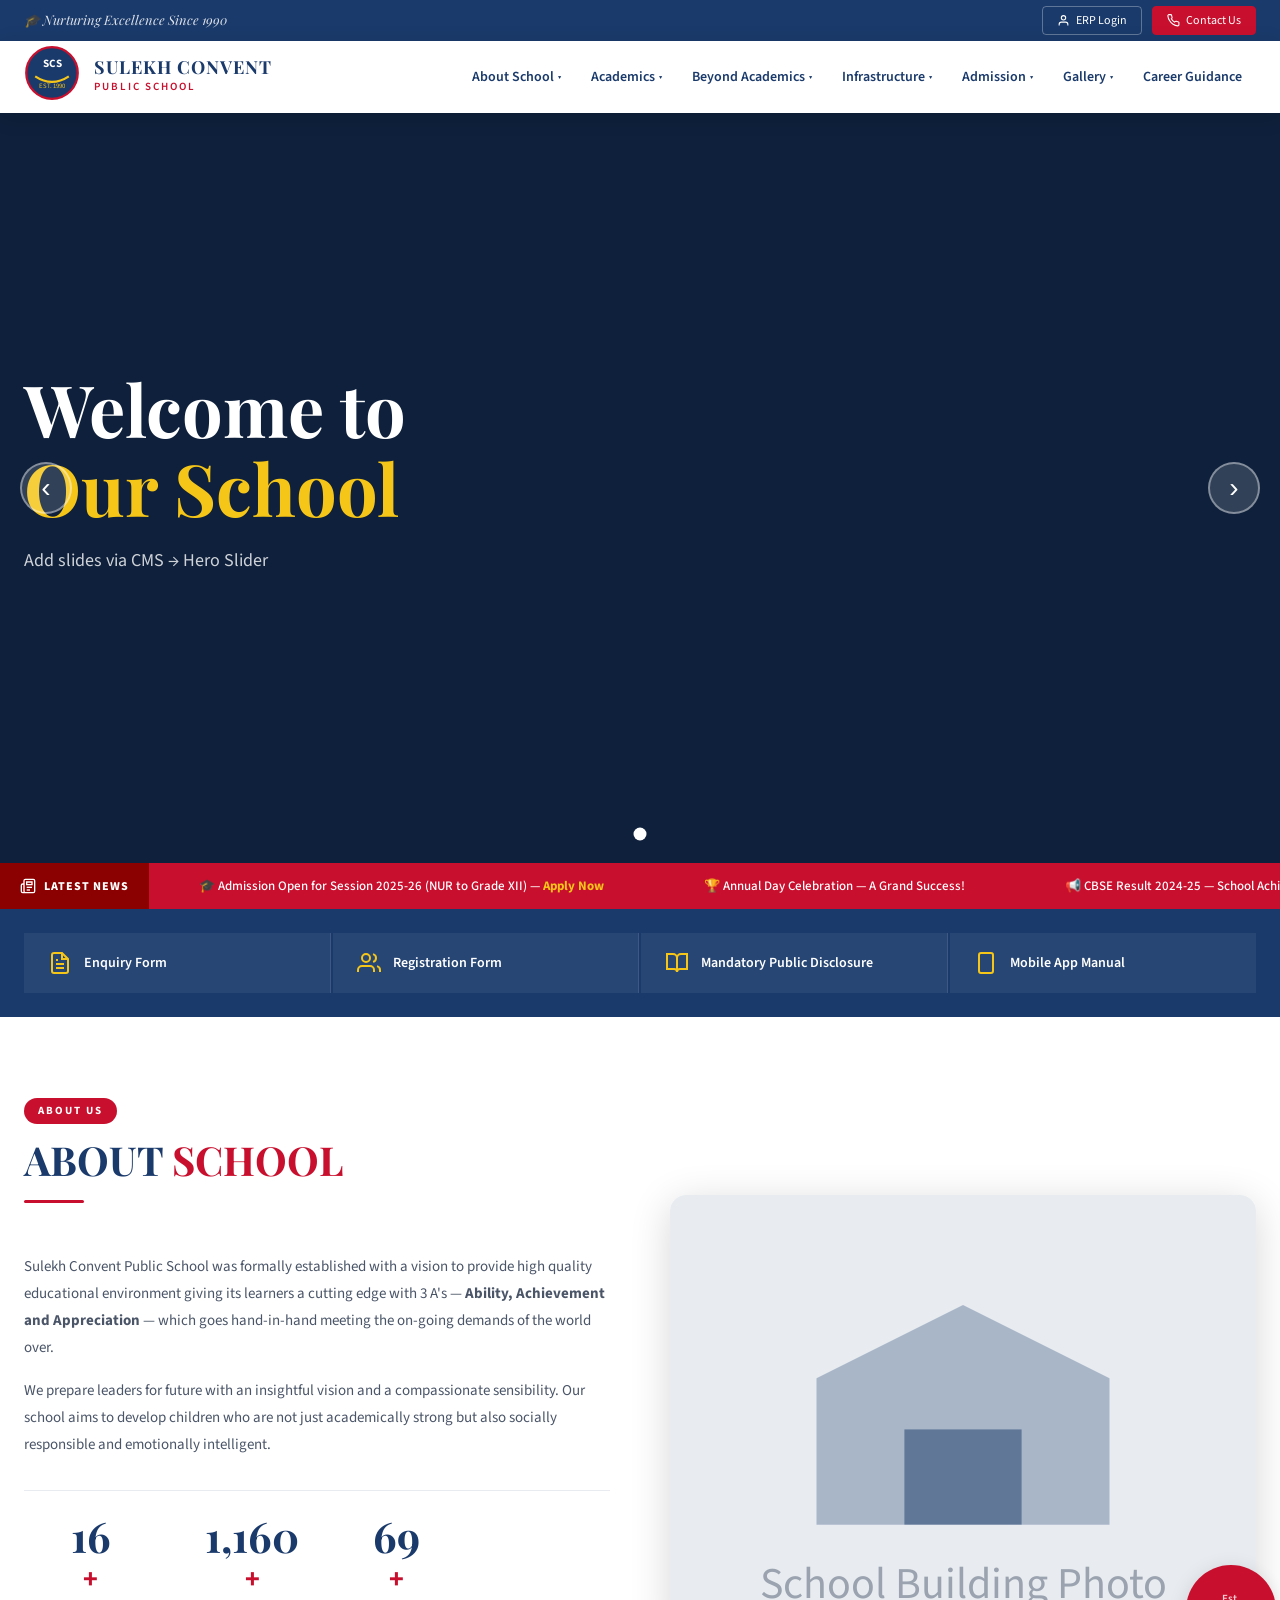
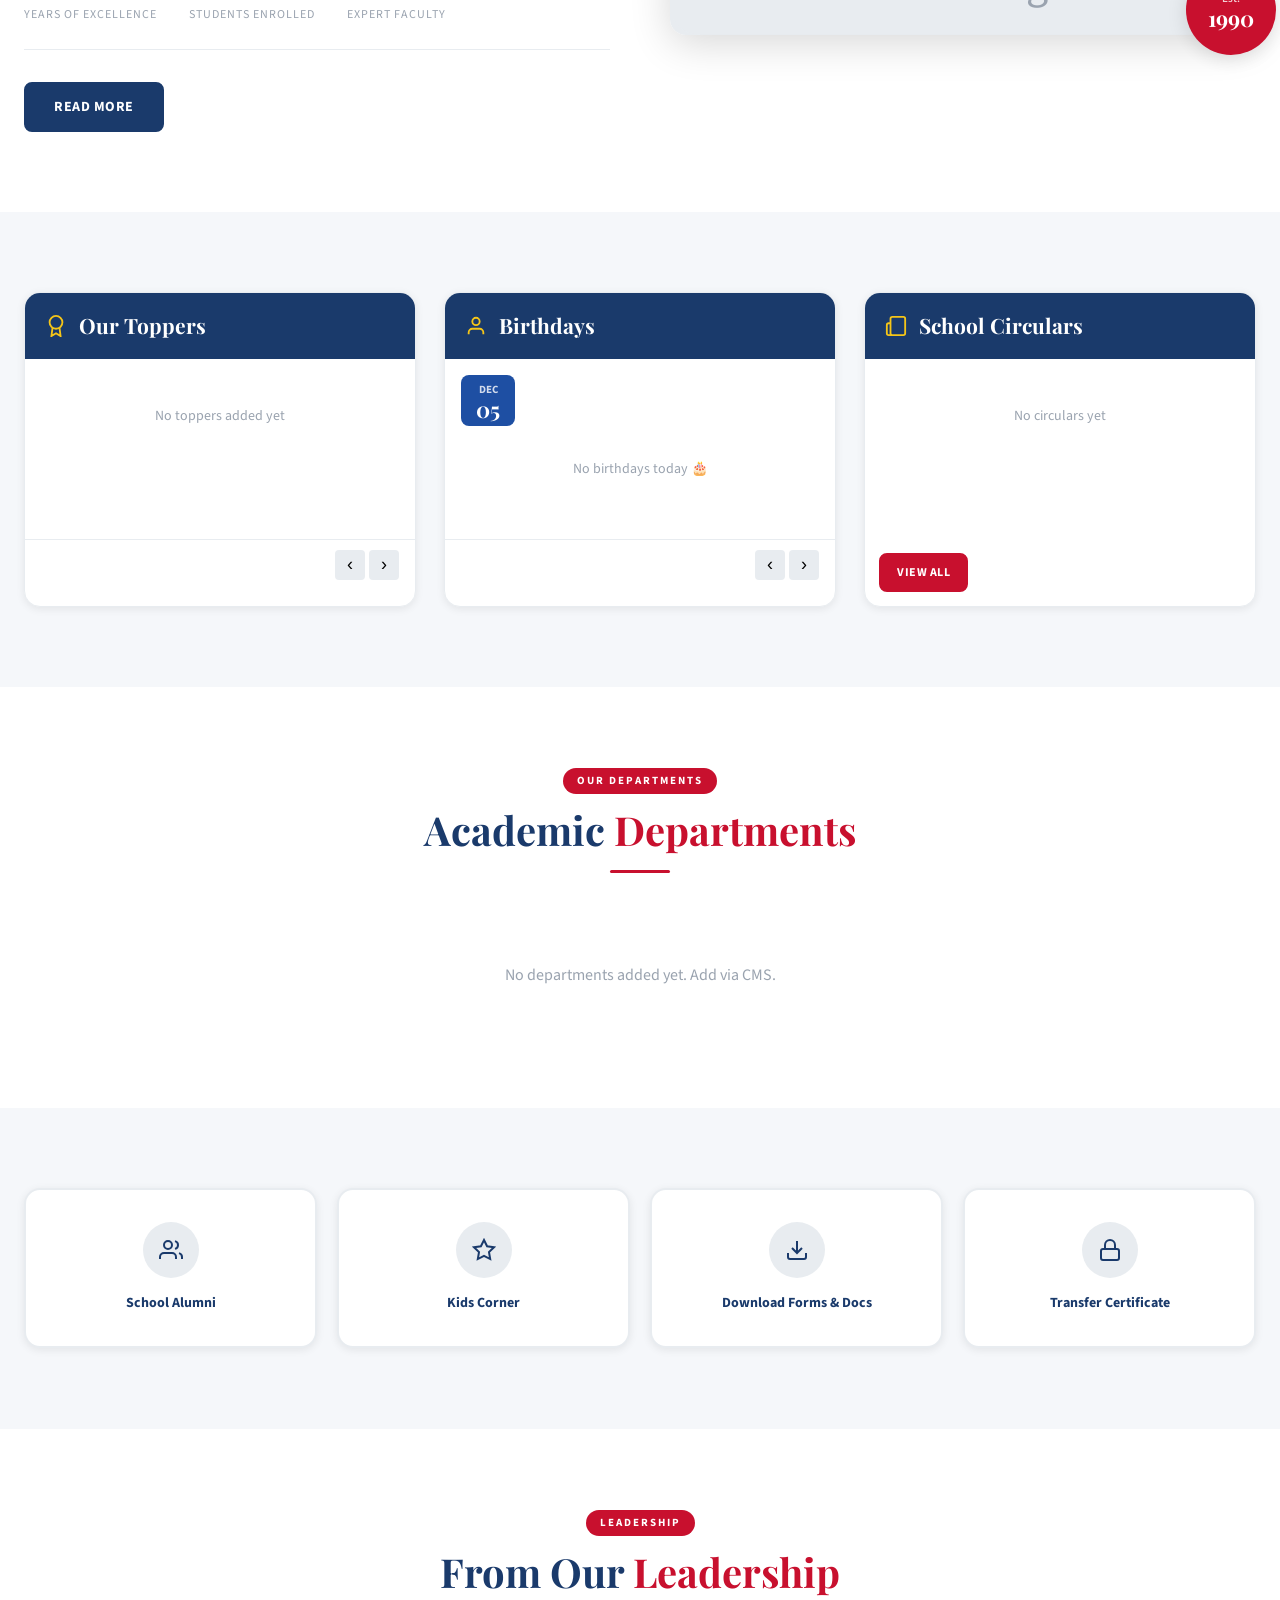
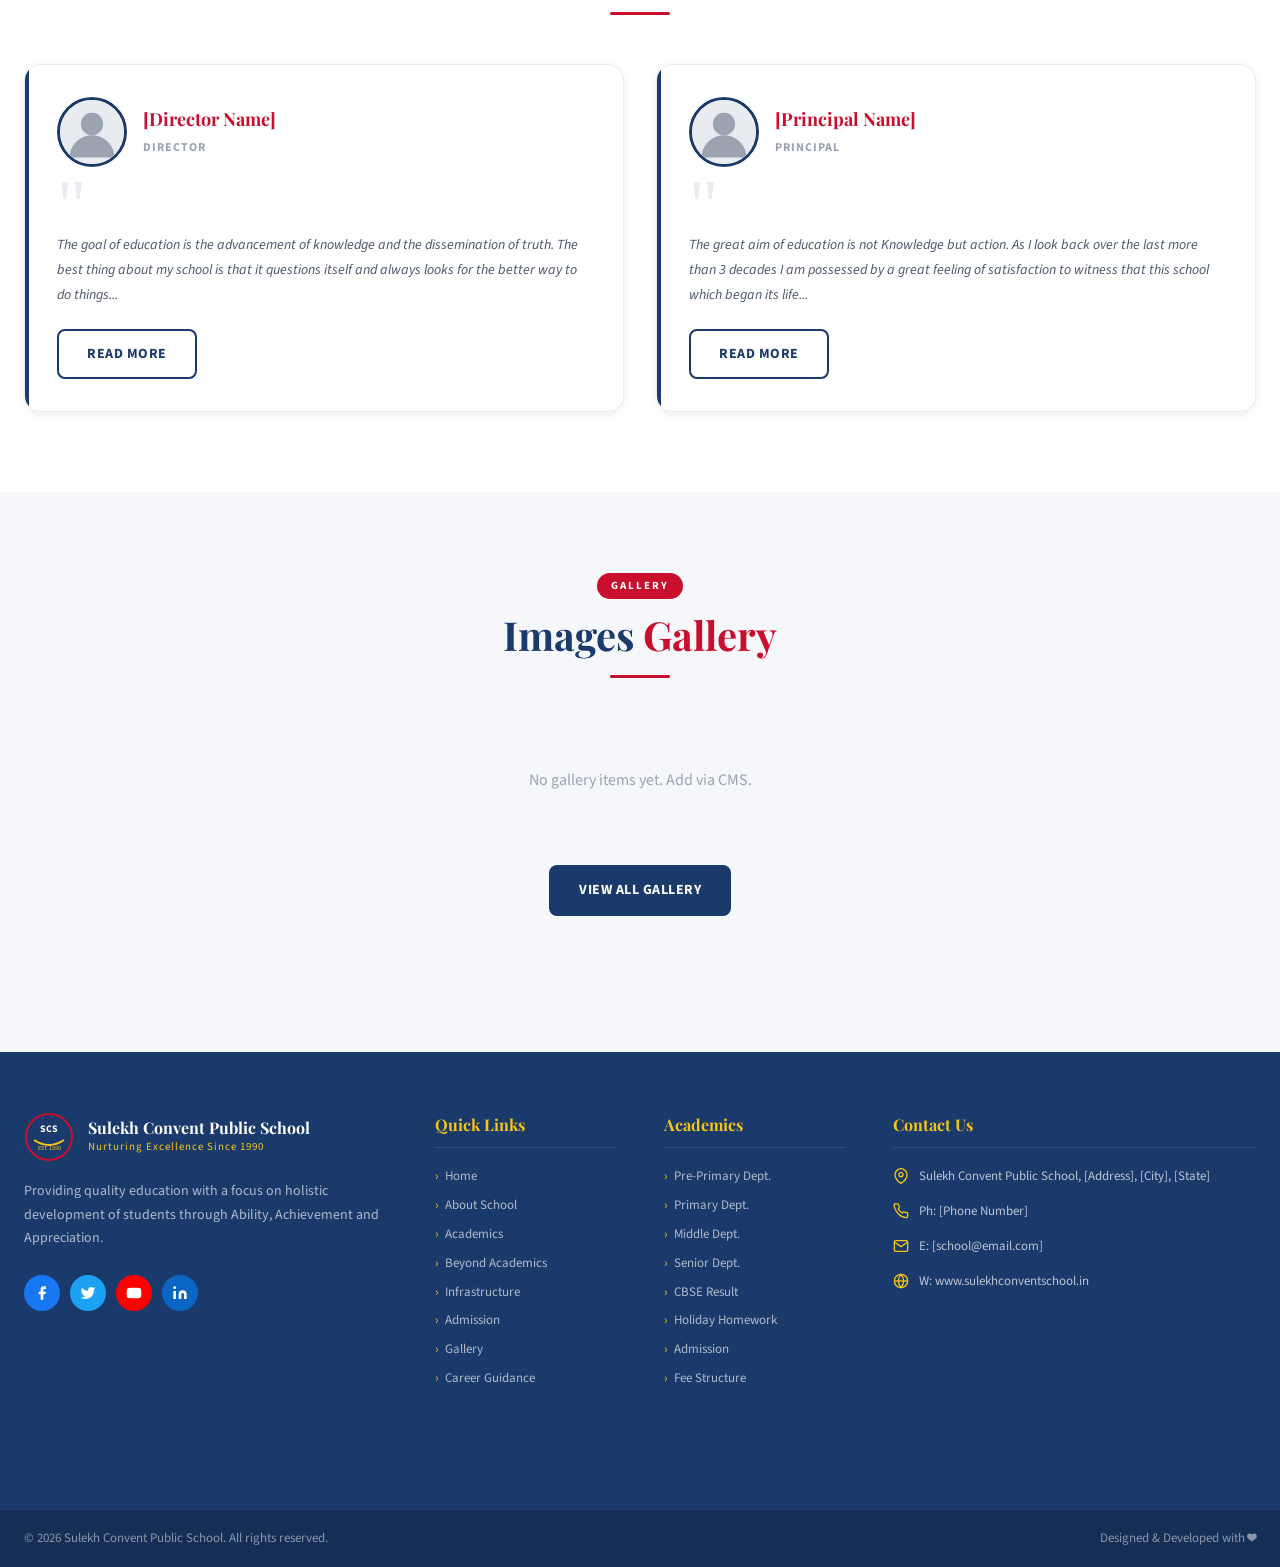
<file: index.html>
<!DOCTYPE html>
<html lang="en">
<head>
  <meta charset="UTF-8" />
  <meta name="viewport" content="width=device-width, initial-scale=1.0" />
  <title>Sulekh Convent Public School - Home</title>
  <meta name="description" content="Sulekh Convent Public School - Nurturing Excellence, Building Futures. Quality education with holistic development." />
  <link rel="stylesheet" href="common.css" />
  <link rel="stylesheet" href="index.css" />
</head>
<body>

  <!-- NAVBAR -->
  <div id="navbar-placeholder"></div>

  <!-- HERO SLIDER -->
  <section class="hero-slider" id="home">
    <div class="slider-track" id="sliderTrack">
      <div class="slide slide-1">
        <div class="slide-overlay"></div>
        <div class="slide-content">
          <span class="slide-tag">Welcome to</span>
          <h1 class="slide-title">Sulekh Convent<br><span>Public School</span></h1>
          <p class="slide-sub">Nurturing Excellence · Building Character · Shaping Futures</p>
          <div class="slide-actions">
            <a href="admission.html" class="btn btn-red">Apply for Admission</a>
            <a href="about.html" class="btn btn-outline" style="color:#fff;border-color:#fff;">Learn More</a>
          </div>
        </div>
      </div>
      <div class="slide slide-2">
        <div class="slide-overlay"></div>
        <div class="slide-content">
          <span class="slide-tag">Our Academics</span>
          <h1 class="slide-title">CBSE Affiliated<br><span>Curriculum</span></h1>
          <p class="slide-sub">Nursery to Class XII · Comprehensive Learning · Expert Faculty</p>
          <div class="slide-actions">
            <a href="academics.html" class="btn btn-red">Explore Academics</a>
          </div>
        </div>
      </div>
      <div class="slide slide-3">
        <div class="slide-overlay"></div>
        <div class="slide-content">
          <span class="slide-tag">World-Class Facilities</span>
          <h1 class="slide-title">Modern<br><span>Infrastructure</span></h1>
          <p class="slide-sub">Smart Classes · Labs · Library · Sports Facilities</p>
          <div class="slide-actions">
            <a href="infrastructure.html" class="btn btn-red">View Infrastructure</a>
          </div>
        </div>
      </div>
    </div>
    <!-- Slider Controls -->
    <button class="slider-btn slider-prev" id="sliderPrev" aria-label="Previous slide">&#8249;</button>
    <button class="slider-btn slider-next" id="sliderNext" aria-label="Next slide">&#8250;</button>
    <div class="slider-dots" id="sliderDots"></div>
  </section>

  <!-- LATEST NEWS TICKER -->
  <div class="news-ticker">
    <div class="ticker-label">
      <svg viewBox="0 0 24 24" fill="none" stroke="currentColor" stroke-width="2"><path d="M4 22h16a2 2 0 0 0 2-2V4a2 2 0 0 0-2-2H8a2 2 0 0 0-2 2v16a2 2 0 0 0 2 2zm0 0a2 2 0 0 1-2-2v-9c0-1.1.9-2 2-2h2"/><path d="M18 14h-8"/><path d="M15 18h-5"/><path d="M10 6h8v4h-8V6z"/></svg>
      LATEST NEWS
    </div>
    <div class="ticker-track-wrap">
      <div class="ticker-track" id="tickerTrack">
        <!-- CMS: News items will be loaded here dynamically -->
        <span class="ticker-item">🎓 Admission Open for Session 2025-26 (NUR to Grade XII) — <a href="admission.html">Apply Now</a></span>
        <span class="ticker-item">🏆 Annual Day Celebration — A Grand Success!</span>
        <span class="ticker-item">📢 CBSE Result 2024-25 — School Achieves Outstanding Results</span>
        <span class="ticker-item">⚽ Sports Day 2025 — Students Showcase Extraordinary Talent</span>
        <span class="ticker-item">🎨 Science Exhibition 2025 — Innovation at its Best</span>
      </div>
    </div>
  </div>

  <!-- QUICK LINKS BAR -->
  <div class="quick-links-bar">
    <div class="container">
      <div class="quick-links-grid">
        <a href="admission.html#enquiry" class="quick-link-item">
          <svg viewBox="0 0 24 24" fill="none" stroke="currentColor" stroke-width="2"><path d="M14 2H6a2 2 0 0 0-2 2v16a2 2 0 0 0 2 2h12a2 2 0 0 0 2-2V8z"/><polyline points="14 2 14 8 20 8"/><line x1="16" y1="13" x2="8" y2="13"/><line x1="16" y1="17" x2="8" y2="17"/><polyline points="10 9 9 9 8 9"/></svg>
          <span>Enquiry Form</span>
        </a>
        <a href="admission.html#register" class="quick-link-item">
          <svg viewBox="0 0 24 24" fill="none" stroke="currentColor" stroke-width="2"><path d="M17 21v-2a4 4 0 0 0-4-4H5a4 4 0 0 0-4 4v2"/><circle cx="9" cy="7" r="4"/><path d="M23 21v-2a4 4 0 0 0-3-3.87"/><path d="M16 3.13a4 4 0 0 1 0 7.75"/></svg>
          <span>Registration Form</span>
        </a>
        <a href="#" class="quick-link-item">
          <svg viewBox="0 0 24 24" fill="none" stroke="currentColor" stroke-width="2"><path d="M2 3h6a4 4 0 0 1 4 4v14a3 3 0 0 0-3-3H2z"/><path d="M22 3h-6a4 4 0 0 0-4 4v14a3 3 0 0 1 3-3h7z"/></svg>
          <span>Mandatory Public Disclosure</span>
        </a>
        <a href="#" class="quick-link-item">
          <svg viewBox="0 0 24 24" fill="none" stroke="currentColor" stroke-width="2"><rect x="5" y="2" width="14" height="20" rx="2" ry="2"/><line x1="12" y1="18" x2="12.01" y2="18"/></svg>
          <span>Mobile App Manual</span>
        </a>
      </div>
    </div>
  </div>

  <!-- ABOUT SCHOOL -->
  <section class="section" id="about-home">
    <div class="container">
      <div class="about-home-grid">
        <div class="about-home-text animate-on-scroll">
          <div class="section-header" style="text-align:left;">
            <span class="section-tag">About Us</span>
            <h2 class="section-title">ABOUT <span>SCHOOL</span></h2>
            <div class="section-divider" style="margin-left:0;"></div>
          </div>
          <!-- CMS: School about content -->
          <p class="about-para">Sulekh Convent Public School was formally established with a vision to provide high quality educational environment giving its learners a cutting edge with 3 A's — <strong>Ability, Achievement and Appreciation</strong> — which goes hand-in-hand meeting the on-going demands of the world over.</p>
          <p class="about-para">We prepare leaders for future with an insightful vision and a compassionate sensibility. Our school aims to develop children who are not just academically strong but also socially responsible and emotionally intelligent.</p>
          <div class="about-stats">
            <div class="stat-item">
              <span class="stat-number" data-target="35">0</span><span class="stat-suffix">+</span>
              <span class="stat-label">Years of Excellence</span>
            </div>
            <div class="stat-item">
              <span class="stat-number" data-target="2500">0</span><span class="stat-suffix">+</span>
              <span class="stat-label">Students Enrolled</span>
            </div>
            <div class="stat-item">
              <span class="stat-number" data-target="150">0</span><span class="stat-suffix">+</span>
              <span class="stat-label">Expert Faculty</span>
            </div>
          </div>
          <a href="about.html" class="btn btn-primary">Read More</a>
        </div>
        <div class="about-home-visual animate-on-scroll">
          <div class="about-img-stack">
            <div class="about-img-main">
              <!-- CMS: School photo -->
              <div class="img-placeholder">
                <svg viewBox="0 0 80 60" fill="none" xmlns="http://www.w3.org/2000/svg">
                  <rect width="80" height="60" rx="4" fill="#e8ecf0"/>
                  <path d="M20 45 L20 25 L40 15 L60 25 L60 45 Z" fill="#1a3a6b" opacity="0.3"/>
                  <rect x="32" y="32" width="16" height="13" fill="#1a3a6b" opacity="0.5"/>
                  <text x="40" y="55" text-anchor="middle" fill="#9aa3af" font-size="6">School Building Photo</text>
                </svg>
              </div>
            </div>
            <div class="about-badge">
              <span class="badge-year">Est.</span>
              <span class="badge-num">1990</span>
            </div>
          </div>
        </div>
      </div>
    </div>
  </section>

  <!-- TOPPERS / BIRTHDAYS / CIRCULARS -->
  <section class="section section-alt" id="highlights">
    <div class="container">
      <div class="highlights-grid">
        <!-- Our Toppers -->
        <div class="highlight-card animate-on-scroll">
          <div class="highlight-header">
            <svg viewBox="0 0 24 24" fill="none" stroke="currentColor" stroke-width="2"><circle cx="12" cy="8" r="7"/><polyline points="8.21 13.89 7 23 12 20 17 23 15.79 13.88"/></svg>
            <h3>Our Toppers</h3>
          </div>
          <div class="highlight-body">
            <!-- CMS: Topper cards will be loaded here -->
            <div class="topper-placeholder">
              <p style="color:var(--gray);text-align:center;padding:30px 0;font-size:14px;">Topper data will be displayed here via CMS</p>
            </div>
          </div>
          <div class="highlight-nav">
            <button class="hl-btn" aria-label="Previous">&lsaquo;</button>
            <button class="hl-btn" aria-label="Next">&rsaquo;</button>
          </div>
        </div>

        <!-- Birthdays -->
        <div class="highlight-card animate-on-scroll">
          <div class="highlight-header">
            <svg viewBox="0 0 24 24" fill="none" stroke="currentColor" stroke-width="2"><path d="M20 21v-2a4 4 0 0 0-4-4H8a4 4 0 0 0-4 4v2"/><circle cx="12" cy="7" r="4"/></svg>
            <h3>Birthdays</h3>
          </div>
          <div class="highlight-body">
            <!-- CMS: Birthday list -->
            <div class="birthday-date-badge">
              <span class="bd-month" id="bdMonth"></span>
              <span class="bd-day" id="bdDay"></span>
            </div>
            <div class="topper-placeholder">
              <p style="color:var(--gray);text-align:center;padding:20px 0;font-size:14px;">Today's birthday list will be displayed here via CMS</p>
            </div>
          </div>
          <div class="highlight-nav">
            <button class="hl-btn" aria-label="Previous">&lsaquo;</button>
            <button class="hl-btn" aria-label="Next">&rsaquo;</button>
          </div>
        </div>

        <!-- School Circulars -->
        <div class="highlight-card animate-on-scroll">
          <div class="highlight-header">
            <svg viewBox="0 0 24 24" fill="none" stroke="currentColor" stroke-width="2"><path d="M4 22h16a2 2 0 0 0 2-2V4a2 2 0 0 0-2-2H8a2 2 0 0 0-2 2v16a2 2 0 0 0 2 2zm0 0a2 2 0 0 1-2-2v-9c0-1.1.9-2 2-2h2"/></svg>
            <h3>School Circulars</h3>
          </div>
          <div class="highlight-body">
            <!-- CMS: Circulars list -->
            <div class="topper-placeholder">
              <p style="color:var(--gray);text-align:center;padding:30px 0;font-size:14px;">School circulars will be displayed here via CMS</p>
            </div>
          </div>
          <a href="#" class="btn btn-red" style="margin:14px;display:inline-block;font-size:12px;padding:8px 16px;">View All</a>
        </div>
      </div>
    </div>
  </section>

  <!-- DEPARTMENTS -->
  <section class="section" id="departments">
    <div class="container">
      <div class="section-header animate-on-scroll">
        <span class="section-tag">Our Departments</span>
        <h2 class="section-title">Academic <span>Departments</span></h2>
        <div class="section-divider"></div>
      </div>
      <div class="dept-slider-wrap">
        <!-- Loaded from Google Sheets via index.js -->
        <div class="dept-grid" id="deptGrid">
          <!-- skeleton loaders shown while API loads -->
          <div class="dept-card skeleton"></div>
          <div class="dept-card skeleton"></div>
          <div class="dept-card skeleton"></div>
          <div class="dept-card skeleton"></div>
        </div>
      </div>
    </div>
  </section>

  <!-- QUICK ACCESS CARDS -->
  <section class="section section-alt" id="quickaccess">
    <div class="container">
      <div class="quick-access-grid">
        <a href="#" class="qa-card animate-on-scroll">
          <div class="qa-icon">
            <svg viewBox="0 0 24 24" fill="none" stroke="currentColor" stroke-width="2"><path d="M17 21v-2a4 4 0 0 0-4-4H5a4 4 0 0 0-4 4v2"/><circle cx="9" cy="7" r="4"/><path d="M23 21v-2a4 4 0 0 0-3-3.87"/><path d="M16 3.13a4 4 0 0 1 0 7.75"/></svg>
          </div>
          <span>School Alumni</span>
        </a>
        <a href="#" class="qa-card animate-on-scroll">
          <div class="qa-icon">
            <svg viewBox="0 0 24 24" fill="none" stroke="currentColor" stroke-width="2"><polygon points="12 2 15.09 8.26 22 9.27 17 14.14 18.18 21.02 12 17.77 5.82 21.02 7 14.14 2 9.27 8.91 8.26 12 2"/></svg>
          </div>
          <span>Kids Corner</span>
        </a>
        <a href="#" class="qa-card animate-on-scroll">
          <div class="qa-icon">
            <svg viewBox="0 0 24 24" fill="none" stroke="currentColor" stroke-width="2"><path d="M21 15v4a2 2 0 0 1-2 2H5a2 2 0 0 1-2-2v-4"/><polyline points="7 10 12 15 17 10"/><line x1="12" y1="15" x2="12" y2="3"/></svg>
          </div>
          <span>Download Forms & Docs</span>
        </a>
        <a href="#" class="qa-card animate-on-scroll">
          <div class="qa-icon">
            <svg viewBox="0 0 24 24" fill="none" stroke="currentColor" stroke-width="2"><rect x="3" y="11" width="18" height="11" rx="2" ry="2"/><path d="M7 11V7a5 5 0 0 1 10 0v4"/></svg>
          </div>
          <span>Transfer Certificate</span>
        </a>
      </div>
    </div>
  </section>

  <!-- DIRECTOR & PRINCIPAL MESSAGE -->
  <section class="section" id="messages">
    <div class="container">
      <div class="section-header animate-on-scroll">
        <span class="section-tag">Leadership</span>
        <h2 class="section-title">From Our <span>Leadership</span></h2>
        <div class="section-divider"></div>
      </div>
      <div class="messages-grid">
        <div class="message-card animate-on-scroll">
          <div class="message-header">
            <div class="message-avatar">
              <!-- CMS: Director photo -->
              <div class="avatar-placeholder">
                <svg viewBox="0 0 40 40" fill="none"><circle cx="20" cy="20" r="20" fill="#e8ecf0"/><circle cx="20" cy="15" r="7" fill="#9aa3af"/><path d="M6 36c0-7.7 6.3-14 14-14s14 6.3 14 14" fill="#9aa3af"/></svg>
              </div>
            </div>
            <div class="message-person">
              <!-- CMS: Director name and designation -->
              <h4 class="message-name" id="directorName">[Director Name]</h4>
              <span class="message-role">Director</span>
            </div>
          </div>
          <div class="message-content">
            <div class="quote-mark">"</div>
            <!-- CMS: Director quote/message -->
            <p id="directorQuote">The goal of education is the advancement of knowledge and the dissemination of truth. The best thing about my school is that it questions itself and always looks for the better way to do things...</p>
          </div>
          <a href="about.html#director" class="btn btn-outline" style="margin-top:20px;">Read More</a>
        </div>
        <div class="message-card animate-on-scroll">
          <div class="message-header">
            <div class="message-avatar">
              <!-- CMS: Principal photo -->
              <div class="avatar-placeholder">
                <svg viewBox="0 0 40 40" fill="none"><circle cx="20" cy="20" r="20" fill="#e8ecf0"/><circle cx="20" cy="15" r="7" fill="#9aa3af"/><path d="M6 36c0-7.7 6.3-14 14-14s14 6.3 14 14" fill="#9aa3af"/></svg>
              </div>
            </div>
            <div class="message-person">
              <!-- CMS: Principal name and designation -->
              <h4 class="message-name" id="principalName">[Principal Name]</h4>
              <span class="message-role">Principal</span>
            </div>
          </div>
          <div class="message-content">
            <div class="quote-mark">"</div>
            <!-- CMS: Principal quote/message -->
            <p id="principalQuote">The great aim of education is not Knowledge but action. As I look back over the last more than 3 decades I am possessed by a great feeling of satisfaction to witness that this school which began its life...</p>
          </div>
          <a href="about.html#principal" class="btn btn-outline" style="margin-top:20px;">Read More</a>
        </div>
      </div>
    </div>
  </section>

  <!-- IMAGE GALLERY PREVIEW -->
  <section class="section section-alt" id="gallery-preview">
    <div class="container">
      <div class="section-header animate-on-scroll">
        <span class="section-tag">Gallery</span>
        <h2 class="section-title">Images <span>Gallery</span></h2>
        <div class="section-divider"></div>
      </div>
      <!-- Loaded from Google Sheets via index.js -->
      <div class="gallery-preview-grid" id="galleryPreviewGrid">
        <div class="gallery-item skeleton"></div>
        <div class="gallery-item skeleton"></div>
        <div class="gallery-item skeleton"></div>
        <div class="gallery-item skeleton"></div>
      </div>
      <div style="text-align:center;margin-top:32px;">
        <a href="gallery.html" class="btn btn-primary">View All Gallery</a>
      </div>
    </div>
  </section>

  <!-- PARTNERS / AFFILIATIONS LOGOS -->
  <section class="partners-section">
    <div class="container">
      <!-- Loaded from Google Sheets via index.js -->
      <div class="partners-track" id="partnersTrack">
      </div>
    </div>
  </section>

  <!-- FOOTER -->
  <div id="footer-placeholder"></div>

  <!-- Scroll to Top -->
  <button class="scroll-top" id="scrollTop" aria-label="Scroll to top">
    <svg viewBox="0 0 24 24" fill="none" stroke="currentColor" stroke-width="2.5" width="20" height="20"><polyline points="18 15 12 9 6 15"/></svg>
  </button>

  <script src="cms-config.js"></script>
  <script src="common.js"></script>
  <script src="index.js"></script>
</body>
</html>
</file>
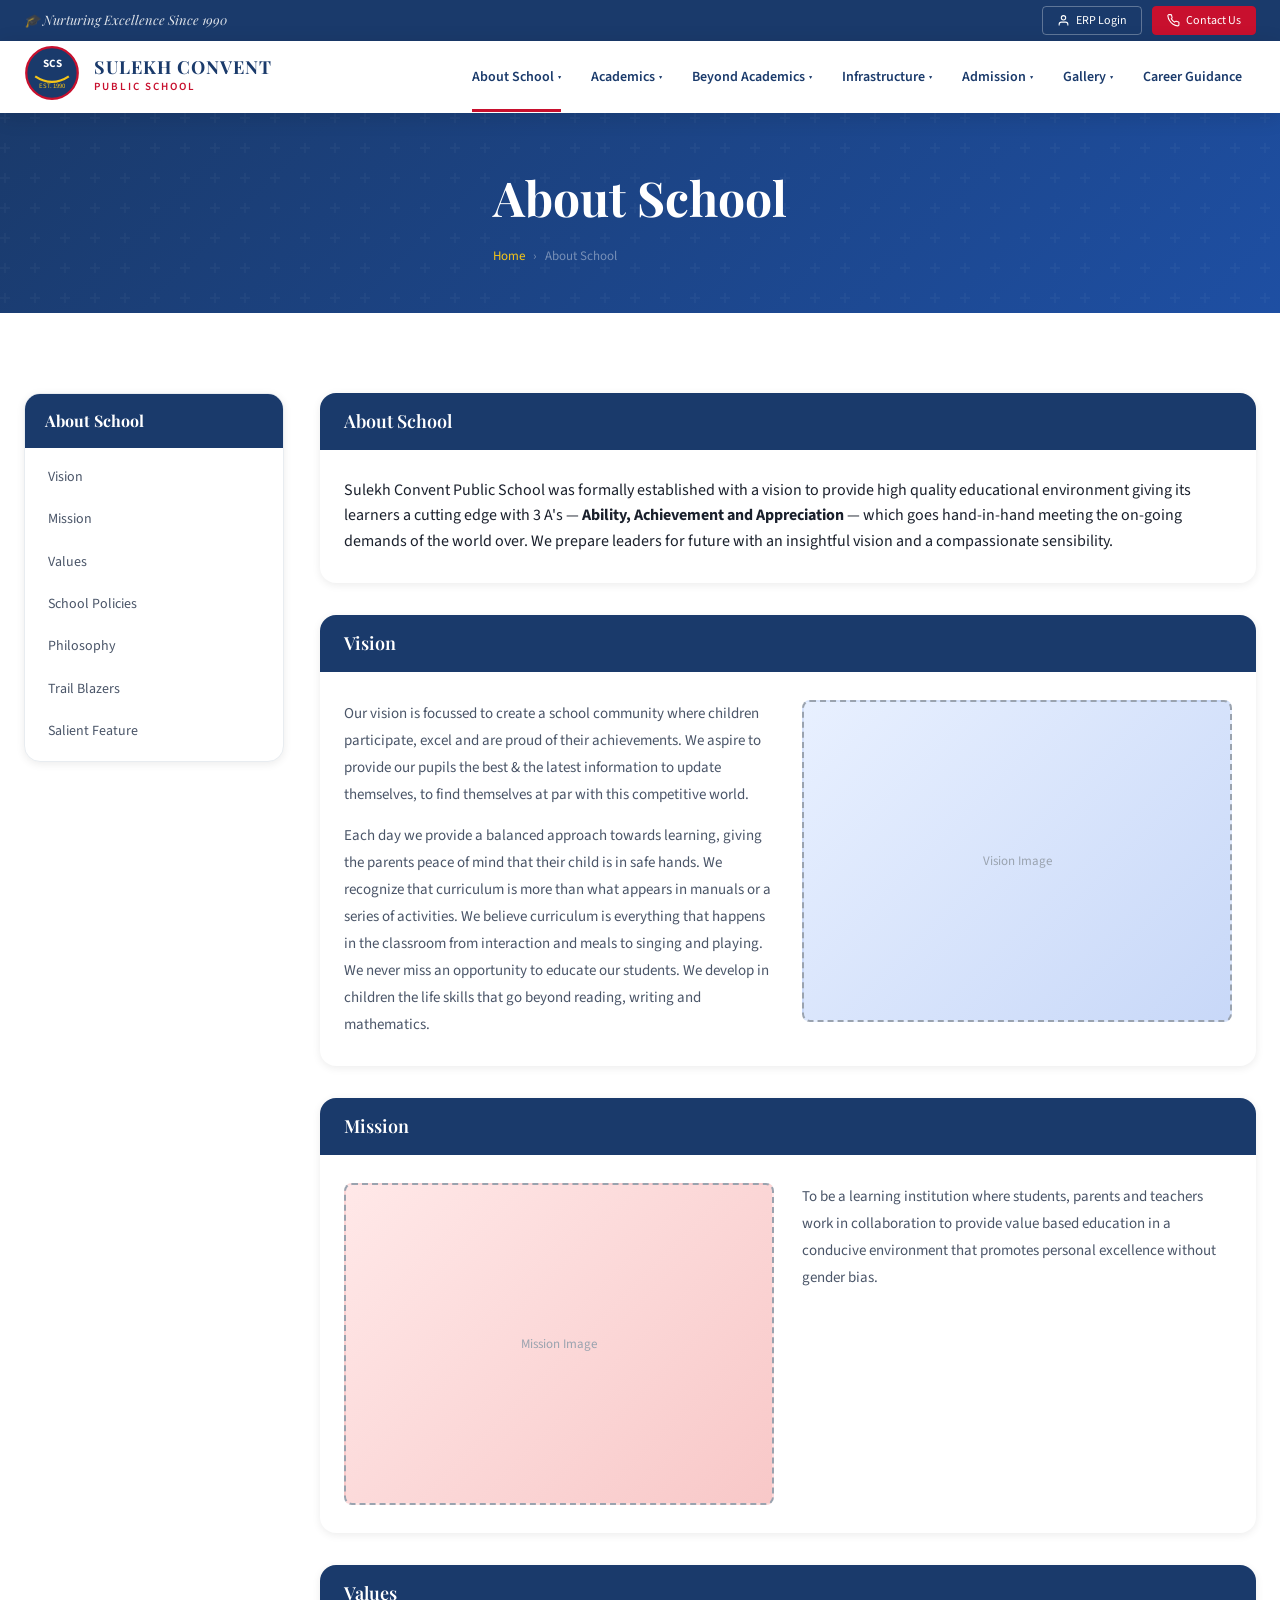
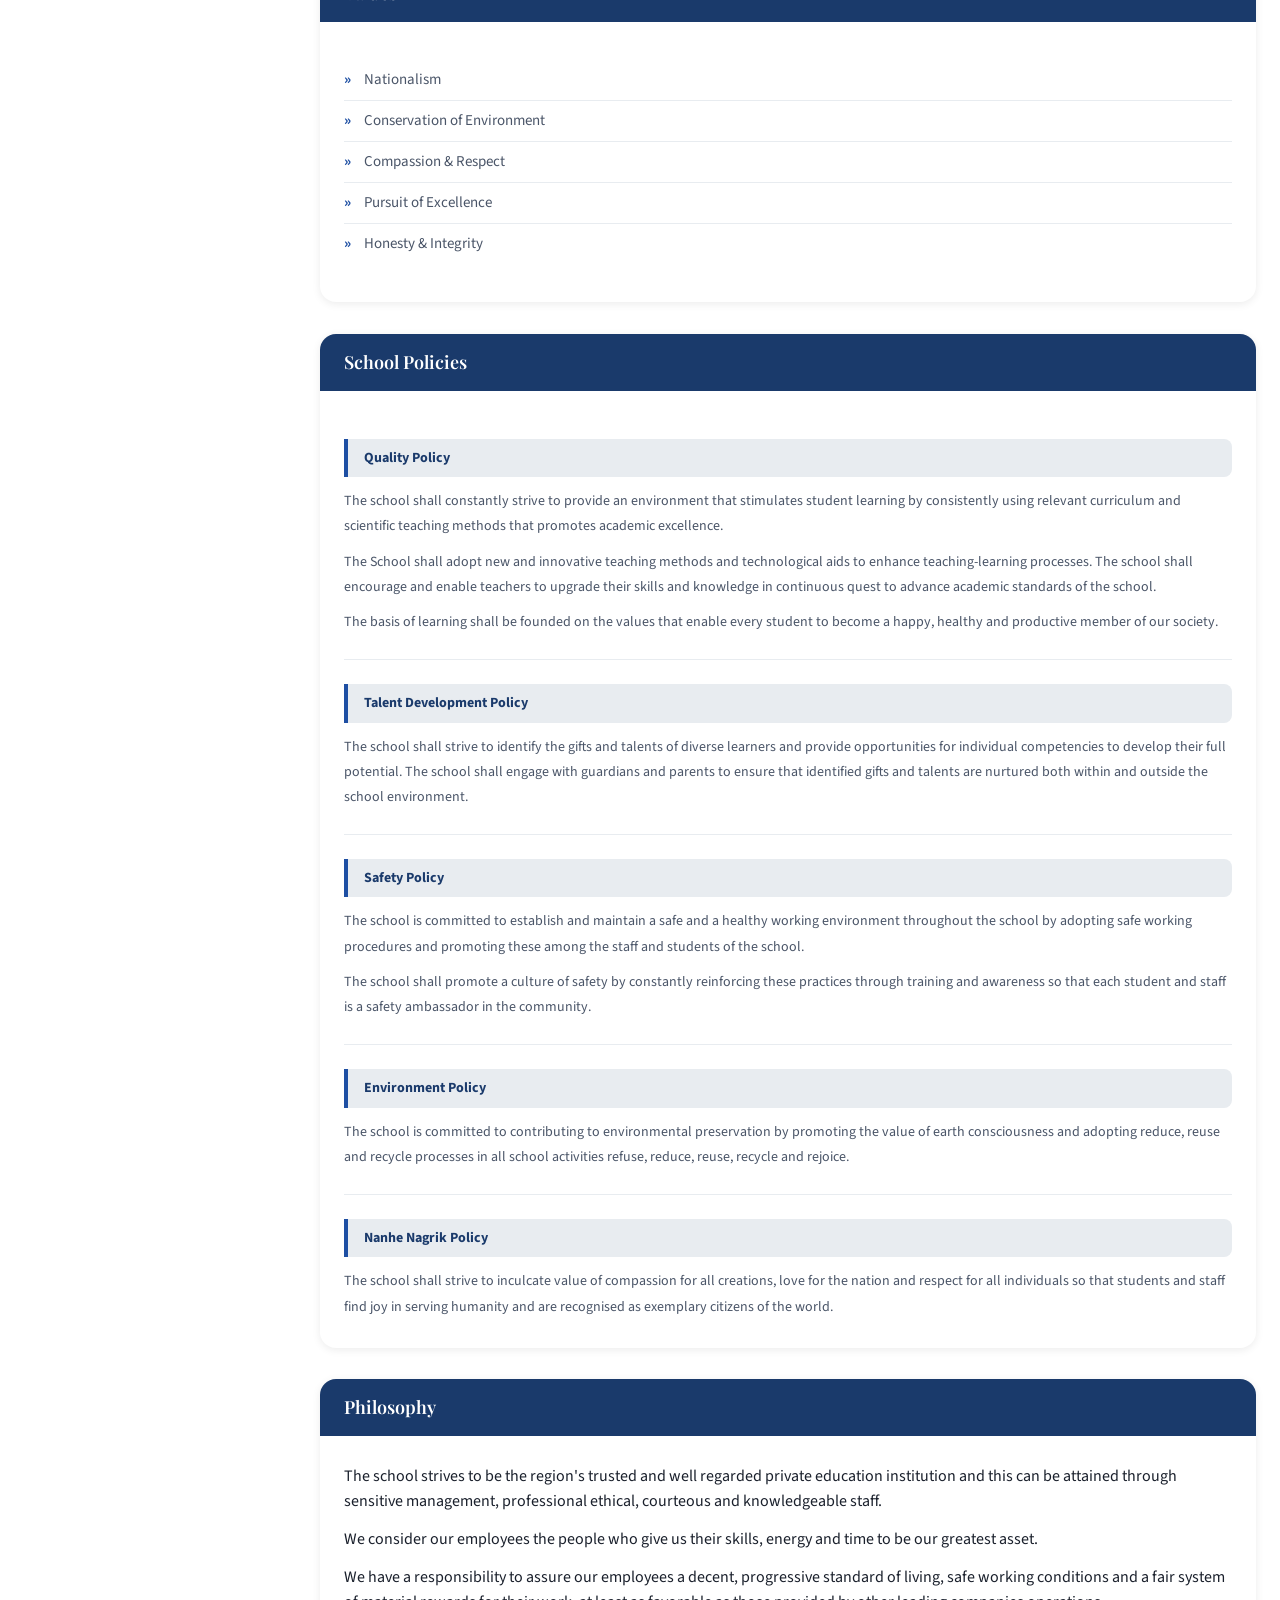
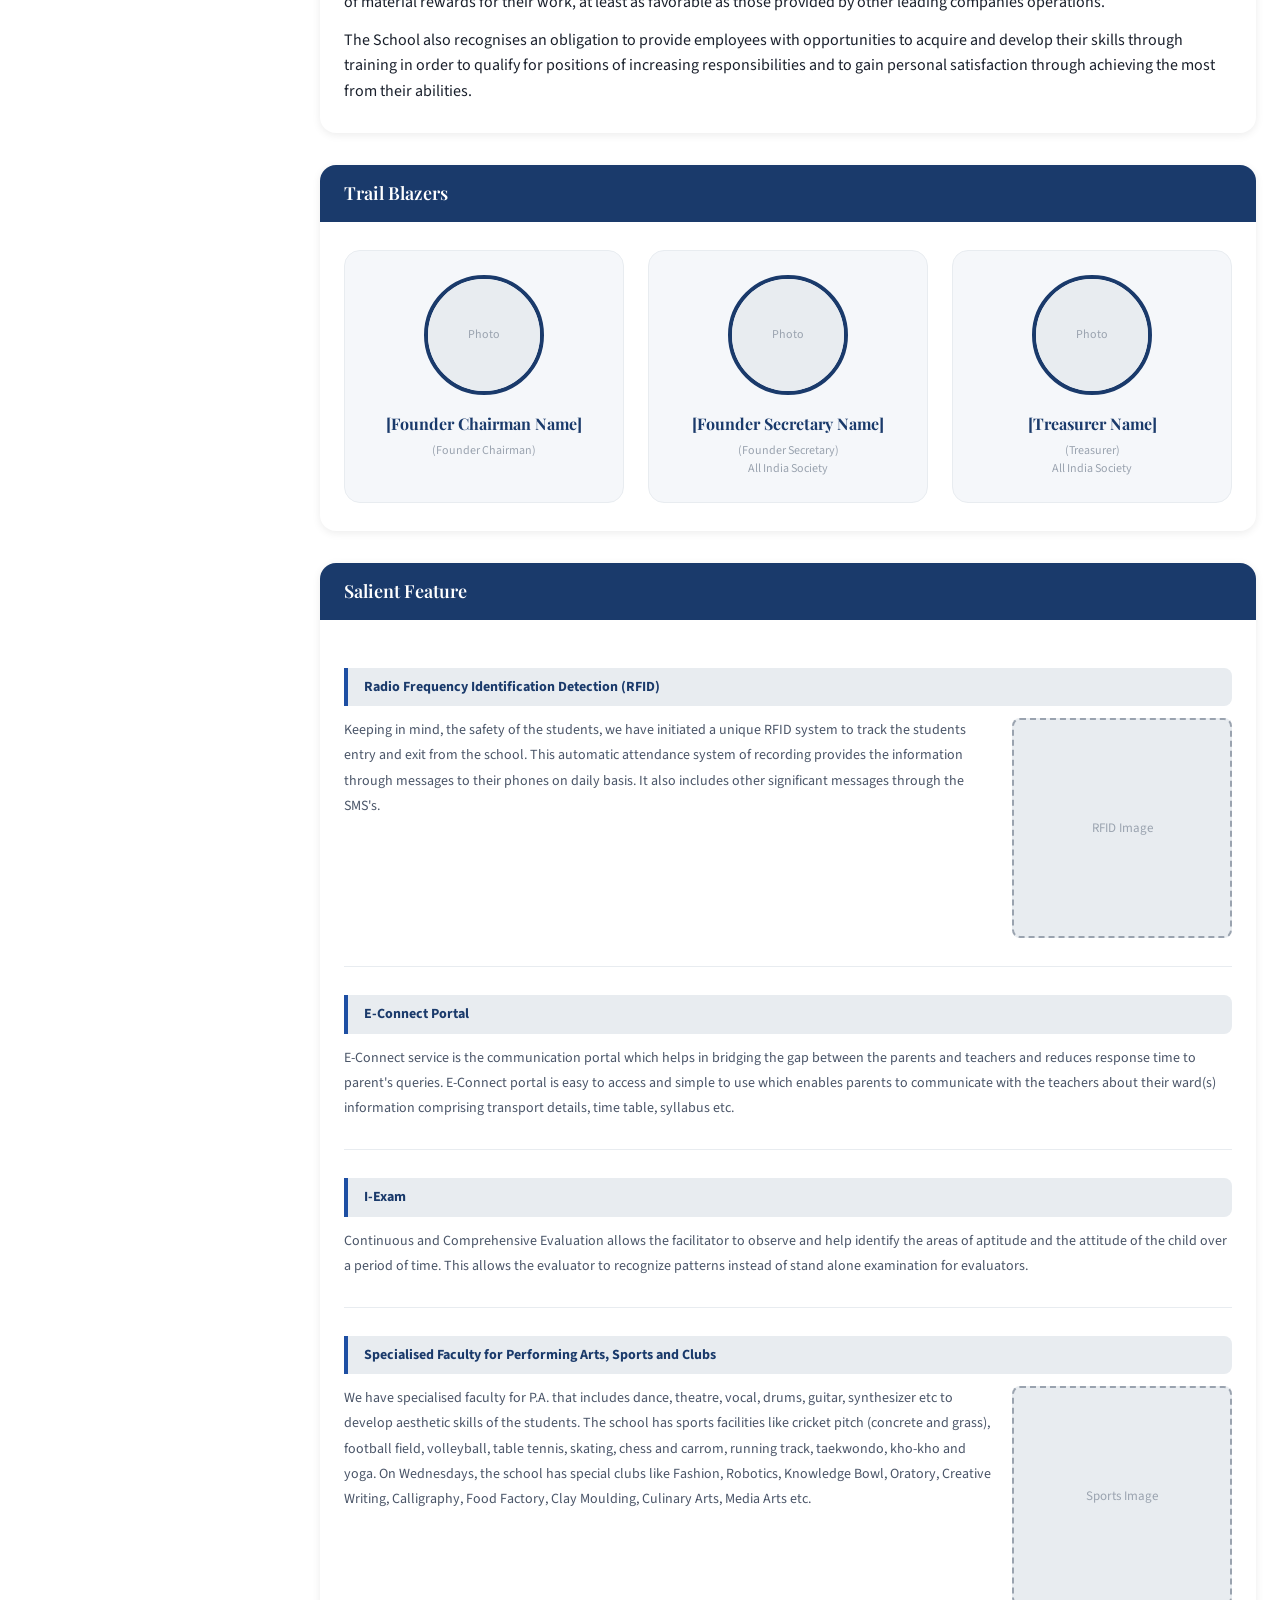
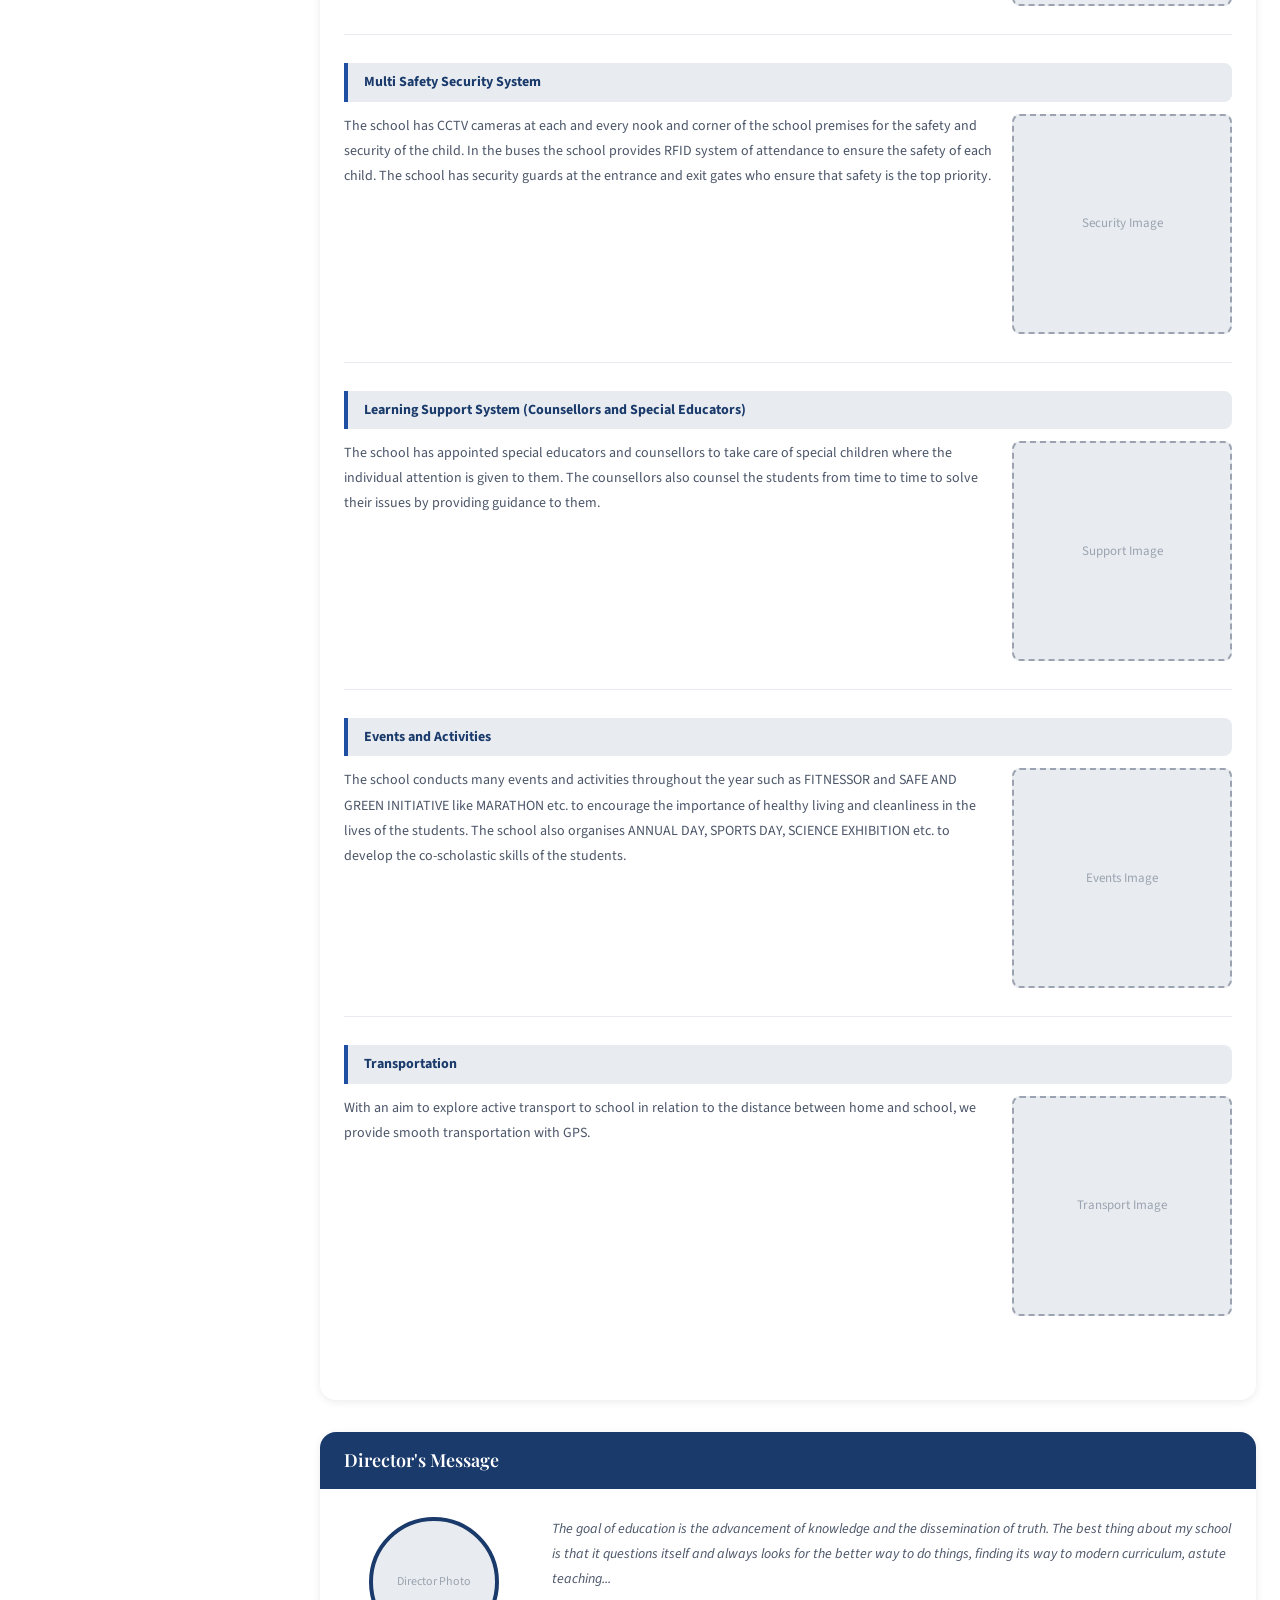
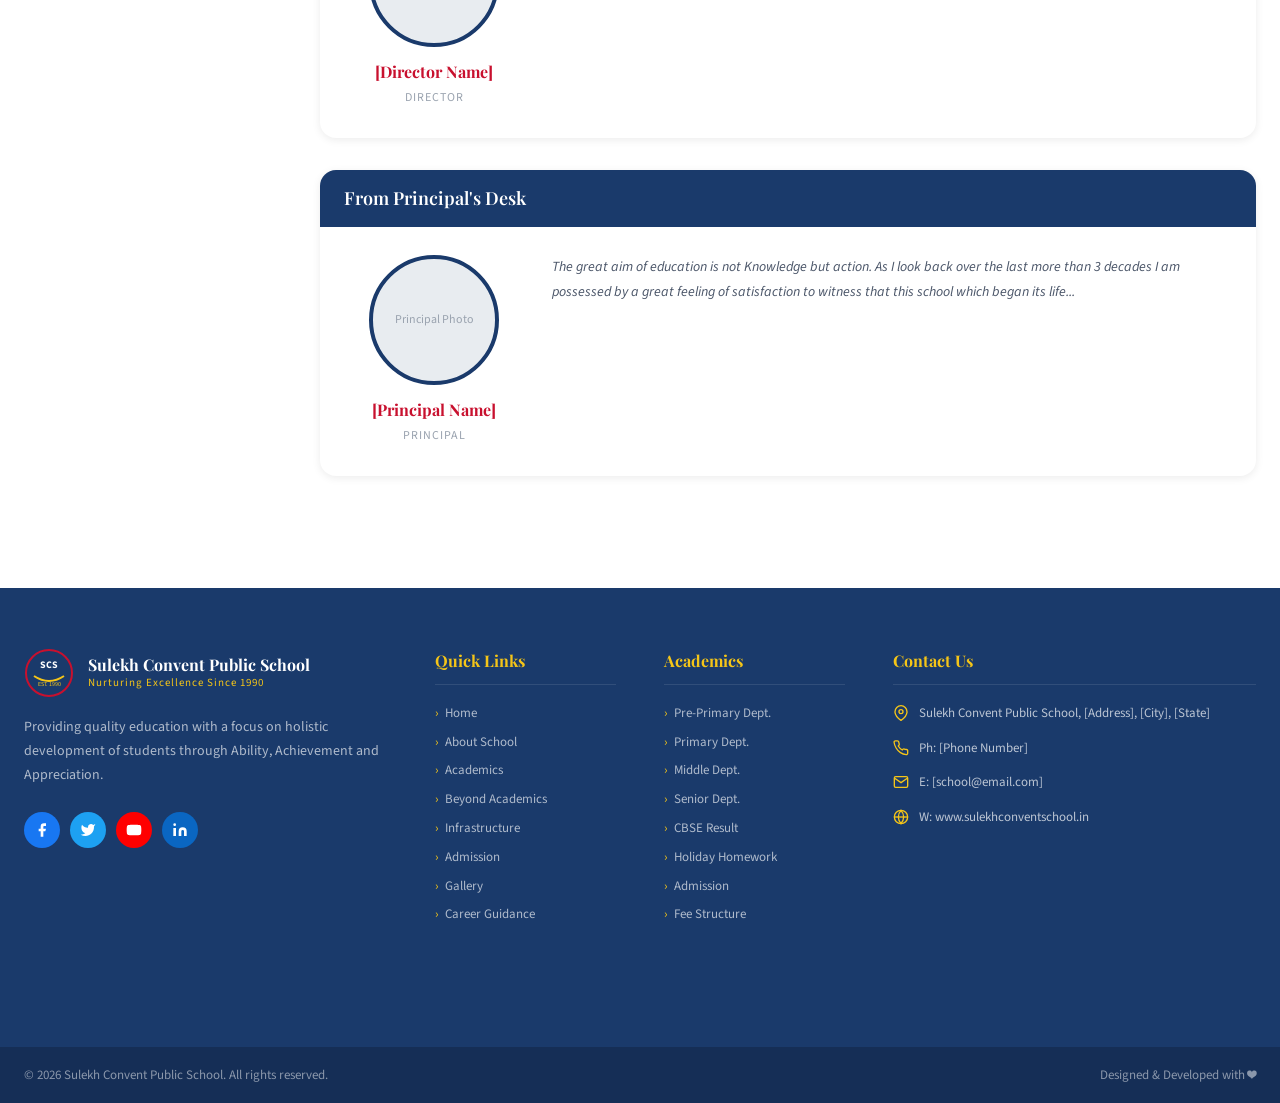
<file: about.html>
<!DOCTYPE html>
<html lang="en">
<head>
  <meta charset="UTF-8" />
  <meta name="viewport" content="width=device-width, initial-scale=1.0" />
  <title>About School - Sulekh Convent Public School</title>
  <link rel="stylesheet" href="common.css" />
  <link rel="stylesheet" href="about.css" />
</head>
<body>

  <div id="navbar-placeholder"></div>

  <!-- PAGE BANNER -->
  <div class="page-banner">
    <div class="page-banner-content">
      <h1>About School</h1>
      <nav class="breadcrumb" aria-label="Breadcrumb">
        <a href="index.html">Home</a>
        <span>›</span>
        <span>About School</span>
      </nav>
    </div>
  </div>

  <!-- SIDEBAR + CONTENT LAYOUT -->
  <section class="section">
    <div class="container">
      <div class="inner-layout">

        <!-- SIDEBAR NAV -->
        <aside class="inner-sidebar">
          <nav class="sidebar-nav">
            <h3 class="sidebar-heading">About School</h3>
            <ul>
              <li><a href="#vision" class="sidebar-link">Vision</a></li>
              <li><a href="#mission" class="sidebar-link">Mission</a></li>
              <li><a href="#values" class="sidebar-link">Values</a></li>
              <li><a href="#policies" class="sidebar-link">School Policies</a></li>
              <li><a href="#philosophy" class="sidebar-link">Philosophy</a></li>
              <li><a href="#trailblazers" class="sidebar-link">Trail Blazers</a></li>
              <li><a href="#salient" class="sidebar-link">Salient Feature</a></li>
            </ul>
          </nav>
        </aside>

        <!-- MAIN CONTENT -->
        <main class="inner-main">

          <!-- About Intro -->
          <div class="content-box animate-on-scroll">
            <div class="content-box-header">About School</div>
            <div class="content-box-body">
              <!-- CMS: About text -->
              <p id="aboutIntro">Sulekh Convent Public School was formally established with a vision to provide high quality educational environment giving its learners a cutting edge with 3 A's — <strong>Ability, Achievement and Appreciation</strong> — which goes hand-in-hand meeting the on-going demands of the world over. We prepare leaders for future with an insightful vision and a compassionate sensibility.</p>
            </div>
          </div>

          <!-- VISION -->
          <div class="content-box animate-on-scroll" id="vision">
            <div class="content-box-header">Vision</div>
            <div class="content-box-body about-section-grid">
              <div class="about-section-text">
                <!-- CMS: Vision content -->
                <p id="visionContent">Our vision is focussed to create a school community where children participate, excel and are proud of their achievements. We aspire to provide our pupils the best &amp; the latest information to update themselves, to find themselves at par with this competitive world.</p>
                <p style="margin-top:14px;">Each day we provide a balanced approach towards learning, giving the parents peace of mind that their child is in safe hands. We recognize that curriculum is more than what appears in manuals or a series of activities. We believe curriculum is everything that happens in the classroom from interaction and meals to singing and playing. We never miss an opportunity to educate our students. We develop in children the life skills that go beyond reading, writing and mathematics.</p>
              </div>
              <div class="about-section-img">
                <!-- CMS: Vision image -->
                <div class="inner-img-placeholder vision-img">
                  <span>Vision Image</span>
                </div>
              </div>
            </div>
          </div>

          <!-- MISSION -->
          <div class="content-box animate-on-scroll" id="mission">
            <div class="content-box-header">Mission</div>
            <div class="content-box-body about-section-grid">
              <div class="about-section-img">
                <!-- CMS: Mission image -->
                <div class="inner-img-placeholder mission-img">
                  <span>Mission Image</span>
                </div>
              </div>
              <div class="about-section-text">
                <!-- CMS: Mission content -->
                <p id="missionContent">To be a learning institution where students, parents and teachers work in collaboration to provide value based education in a conducive environment that promotes personal excellence without gender bias.</p>
              </div>
            </div>
          </div>

          <!-- VALUES -->
          <div class="content-box animate-on-scroll" id="values">
            <div class="content-box-header">Values</div>
            <div class="content-box-body">
              <!-- CMS: Values list -->
              <ul class="content-list values-list" id="valuesList">
                <li>Nationalism</li>
                <li>Conservation of Environment</li>
                <li>Compassion &amp; Respect</li>
                <li>Pursuit of Excellence</li>
                <li>Honesty &amp; Integrity</li>
              </ul>
            </div>
          </div>

          <!-- SCHOOL POLICIES -->
          <div class="content-box animate-on-scroll" id="policies">
            <div class="content-box-header">School Policies</div>
            <div class="content-box-body">
              <!-- CMS: Policies content -->
              <div class="policy-block" id="policyQuality">
                <div class="sub-section-title">Quality Policy</div>
                <p>The school shall constantly strive to provide an environment that stimulates student learning by consistently using relevant curriculum and scientific teaching methods that promotes academic excellence.</p>
                <p style="margin-top:10px;">The School shall adopt new and innovative teaching methods and technological aids to enhance teaching-learning processes. The school shall encourage and enable teachers to upgrade their skills and knowledge in continuous quest to advance academic standards of the school.</p>
                <p style="margin-top:10px;">The basis of learning shall be founded on the values that enable every student to become a happy, healthy and productive member of our society.</p>
              </div>
              <div class="policy-block" id="policyTalent">
                <div class="sub-section-title">Talent Development Policy</div>
                <p>The school shall strive to identify the gifts and talents of diverse learners and provide opportunities for individual competencies to develop their full potential. The school shall engage with guardians and parents to ensure that identified gifts and talents are nurtured both within and outside the school environment.</p>
              </div>
              <div class="policy-block" id="policySafety">
                <div class="sub-section-title">Safety Policy</div>
                <p>The school is committed to establish and maintain a safe and a healthy working environment throughout the school by adopting safe working procedures and promoting these among the staff and students of the school.</p>
                <p style="margin-top:10px;">The school shall promote a culture of safety by constantly reinforcing these practices through training and awareness so that each student and staff is a safety ambassador in the community.</p>
              </div>
              <div class="policy-block" id="policyEnv">
                <div class="sub-section-title">Environment Policy</div>
                <p>The school is committed to contributing to environmental preservation by promoting the value of earth consciousness and adopting reduce, reuse and recycle processes in all school activities refuse, reduce, reuse, recycle and rejoice.</p>
              </div>
              <div class="policy-block" id="policyNanhe">
                <div class="sub-section-title">Nanhe Nagrik Policy</div>
                <p>The school shall strive to inculcate value of compassion for all creations, love for the nation and respect for all individuals so that students and staff find joy in serving humanity and are recognised as exemplary citizens of the world.</p>
              </div>
            </div>
          </div>

          <!-- PHILOSOPHY -->
          <div class="content-box animate-on-scroll" id="philosophy">
            <div class="content-box-header">Philosophy</div>
            <div class="content-box-body">
              <!-- CMS: Philosophy content -->
              <p id="philosophyContent">The school strives to be the region's trusted and well regarded private education institution and this can be attained through sensitive management, professional ethical, courteous and knowledgeable staff.</p>
              <p style="margin-top:12px;">We consider our employees the people who give us their skills, energy and time to be our greatest asset.</p>
              <p style="margin-top:12px;">We have a responsibility to assure our employees a decent, progressive standard of living, safe working conditions and a fair system of material rewards for their work, at least as favorable as those provided by other leading companies operations.</p>
              <p style="margin-top:12px;">The School also recognises an obligation to provide employees with opportunities to acquire and develop their skills through training in order to qualify for positions of increasing responsibilities and to gain personal satisfaction through achieving the most from their abilities.</p>
            </div>
          </div>

          <!-- TRAIL BLAZERS -->
          <div class="content-box animate-on-scroll" id="trailblazers">
            <div class="content-box-header">Trail Blazers</div>
            <div class="content-box-body">
              <!-- CMS: Trail blazers cards -->
              <div class="trailblazers-grid" id="trailblazersGrid">
                <div class="trailblazer-card">
                  <div class="tb-photo">
                    <div class="tb-photo-placeholder"><span>Photo</span></div>
                  </div>
                  <h4 class="tb-name" id="tb1Name">[Founder Chairman Name]</h4>
                  <p class="tb-role">(Founder Chairman)</p>
                </div>
                <div class="trailblazer-card">
                  <div class="tb-photo">
                    <div class="tb-photo-placeholder"><span>Photo</span></div>
                  </div>
                  <h4 class="tb-name" id="tb2Name">[Founder Secretary Name]</h4>
                  <p class="tb-role">(Founder Secretary)<br>All India Society</p>
                </div>
                <div class="trailblazer-card">
                  <div class="tb-photo">
                    <div class="tb-photo-placeholder"><span>Photo</span></div>
                  </div>
                  <h4 class="tb-name" id="tb3Name">[Treasurer Name]</h4>
                  <p class="tb-role">(Treasurer)<br>All India Society</p>
                </div>
              </div>
            </div>
          </div>

          <!-- SALIENT FEATURES -->
          <div class="content-box animate-on-scroll" id="salient">
            <div class="content-box-header">Salient Feature</div>
            <div class="content-box-body">

              <!-- CMS: Each salient feature block -->
              <div class="salient-block">
                <div class="sub-section-title">Radio Frequency Identification Detection (RFID)</div>
                <div class="salient-grid">
                  <div>
                    <p>Keeping in mind, the safety of the students, we have initiated a unique RFID system to track the students entry and exit from the school. This automatic attendance system of recording provides the information through messages to their phones on daily basis. It also includes other significant messages through the SMS's.</p>
                  </div>
                  <div class="salient-img-wrap">
                    <div class="inner-img-placeholder small-img"><span>RFID Image</span></div>
                  </div>
                </div>
              </div>

              <div class="salient-block">
                <div class="sub-section-title">E-Connect Portal</div>
                <p>E-Connect service is the communication portal which helps in bridging the gap between the parents and teachers and reduces response time to parent's queries. E-Connect portal is easy to access and simple to use which enables parents to communicate with the teachers about their ward(s) information comprising transport details, time table, syllabus etc.</p>
              </div>

              <div class="salient-block">
                <div class="sub-section-title">I-Exam</div>
                <p>Continuous and Comprehensive Evaluation allows the facilitator to observe and help identify the areas of aptitude and the attitude of the child over a period of time. This allows the evaluator to recognize patterns instead of stand alone examination for evaluators.</p>
              </div>

              <div class="salient-block">
                <div class="sub-section-title">Specialised Faculty for Performing Arts, Sports and Clubs</div>
                <div class="salient-grid">
                  <div>
                    <p>We have specialised faculty for P.A. that includes dance, theatre, vocal, drums, guitar, synthesizer etc to develop aesthetic skills of the students. The school has sports facilities like cricket pitch (concrete and grass), football field, volleyball, table tennis, skating, chess and carrom, running track, taekwondo, kho-kho and yoga. On Wednesdays, the school has special clubs like Fashion, Robotics, Knowledge Bowl, Oratory, Creative Writing, Calligraphy, Food Factory, Clay Moulding, Culinary Arts, Media Arts etc.</p>
                  </div>
                  <div class="salient-img-wrap">
                    <div class="inner-img-placeholder small-img"><span>Sports Image</span></div>
                  </div>
                </div>
              </div>

              <div class="salient-block">
                <div class="sub-section-title">Multi Safety Security System</div>
                <div class="salient-grid">
                  <div>
                    <p>The school has CCTV cameras at each and every nook and corner of the school premises for the safety and security of the child. In the buses the school provides RFID system of attendance to ensure the safety of each child. The school has security guards at the entrance and exit gates who ensure that safety is the top priority.</p>
                  </div>
                  <div class="salient-img-wrap">
                    <div class="inner-img-placeholder small-img"><span>Security Image</span></div>
                  </div>
                </div>
              </div>

              <div class="salient-block">
                <div class="sub-section-title">Learning Support System (Counsellors and Special Educators)</div>
                <div class="salient-grid">
                  <div>
                    <p>The school has appointed special educators and counsellors to take care of special children where the individual attention is given to them. The counsellors also counsel the students from time to time to solve their issues by providing guidance to them.</p>
                  </div>
                  <div class="salient-img-wrap">
                    <div class="inner-img-placeholder small-img"><span>Support Image</span></div>
                  </div>
                </div>
              </div>

              <div class="salient-block">
                <div class="sub-section-title">Events and Activities</div>
                <div class="salient-grid">
                  <div>
                    <p>The school conducts many events and activities throughout the year such as FITNESSOR and SAFE AND GREEN INITIATIVE like MARATHON etc. to encourage the importance of healthy living and cleanliness in the lives of the students. The school also organises ANNUAL DAY, SPORTS DAY, SCIENCE EXHIBITION etc. to develop the co-scholastic skills of the students.</p>
                  </div>
                  <div class="salient-img-wrap">
                    <div class="inner-img-placeholder small-img"><span>Events Image</span></div>
                  </div>
                </div>
              </div>

              <div class="salient-block">
                <div class="sub-section-title">Transportation</div>
                <div class="salient-grid">
                  <div>
                    <p>With an aim to explore active transport to school in relation to the distance between home and school, we provide smooth transportation with GPS.</p>
                  </div>
                  <div class="salient-img-wrap">
                    <div class="inner-img-placeholder small-img"><span>Transport Image</span></div>
                  </div>
                </div>
              </div>

            </div>
          </div>

          <!-- DIRECTOR & PRINCIPAL MESSAGE -->
          <div class="content-box animate-on-scroll" id="director">
            <div class="content-box-header">Director's Message</div>
            <div class="content-box-body message-layout">
              <div class="msg-avatar-wrap">
                <div class="msg-avatar-placeholder"><span>Director Photo</span></div>
                <h4 class="msg-person-name" id="directorName">[Director Name]</h4>
                <span class="msg-person-role">Director</span>
              </div>
              <div class="msg-text">
                <p id="directorMsg">The goal of education is the advancement of knowledge and the dissemination of truth. The best thing about my school is that it questions itself and always looks for the better way to do things, finding its way to modern curriculum, astute teaching...</p>
              </div>
            </div>
          </div>

          <div class="content-box animate-on-scroll" id="principal">
            <div class="content-box-header">From Principal's Desk</div>
            <div class="content-box-body message-layout">
              <div class="msg-avatar-wrap">
                <div class="msg-avatar-placeholder"><span>Principal Photo</span></div>
                <h4 class="msg-person-name" id="principalName">[Principal Name]</h4>
                <span class="msg-person-role">Principal</span>
              </div>
              <div class="msg-text">
                <p id="principalMsg">The great aim of education is not Knowledge but action. As I look back over the last more than 3 decades I am possessed by a great feeling of satisfaction to witness that this school which began its life...</p>
              </div>
            </div>
          </div>

        </main>
      </div>
    </div>
  </section>

  <div id="footer-placeholder"></div>
  <button class="scroll-top" id="scrollTop" aria-label="Scroll to top">
    <svg viewBox="0 0 24 24" fill="none" stroke="currentColor" stroke-width="2.5" width="20" height="20"><polyline points="18 15 12 9 6 15"/></svg>
  </button>

  <script src="cms-config.js"></script>
  <script src="common.js"></script>
  <script src="about.js"></script>
</body>
</html>
</file>
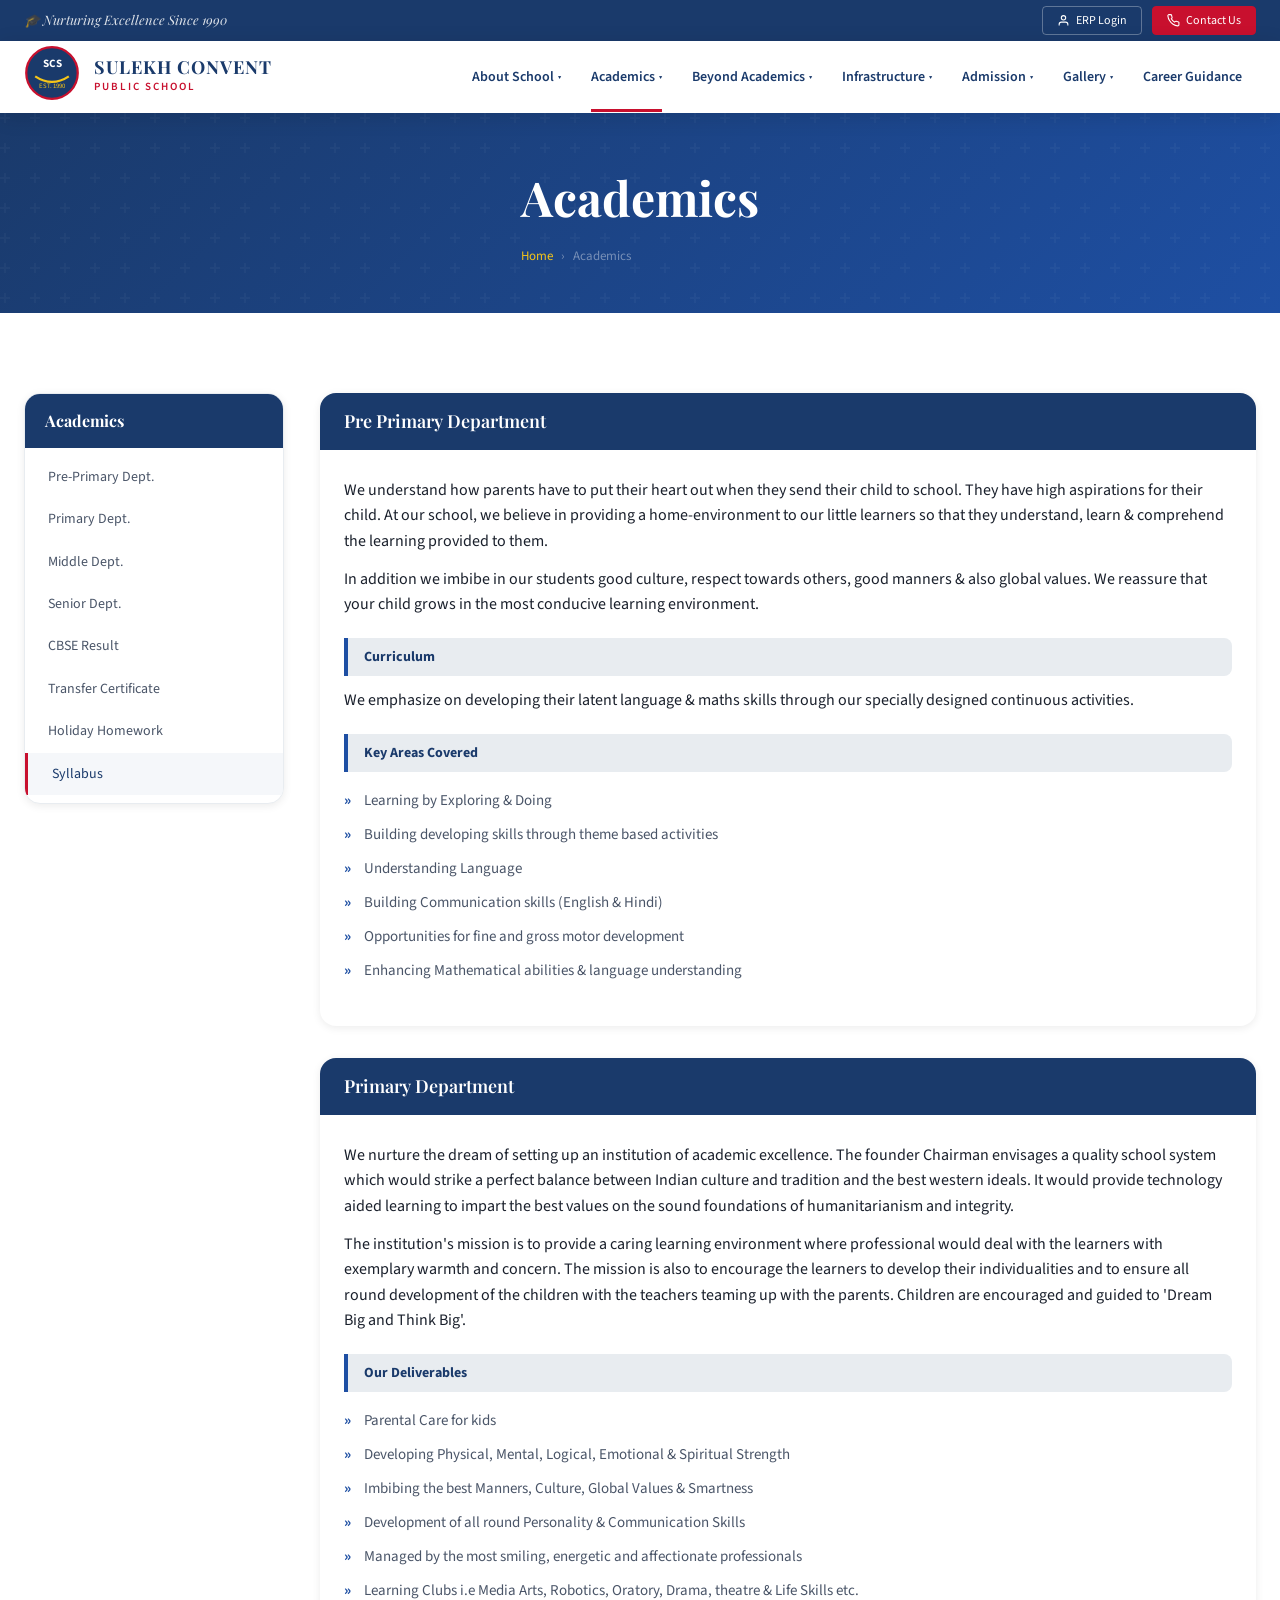
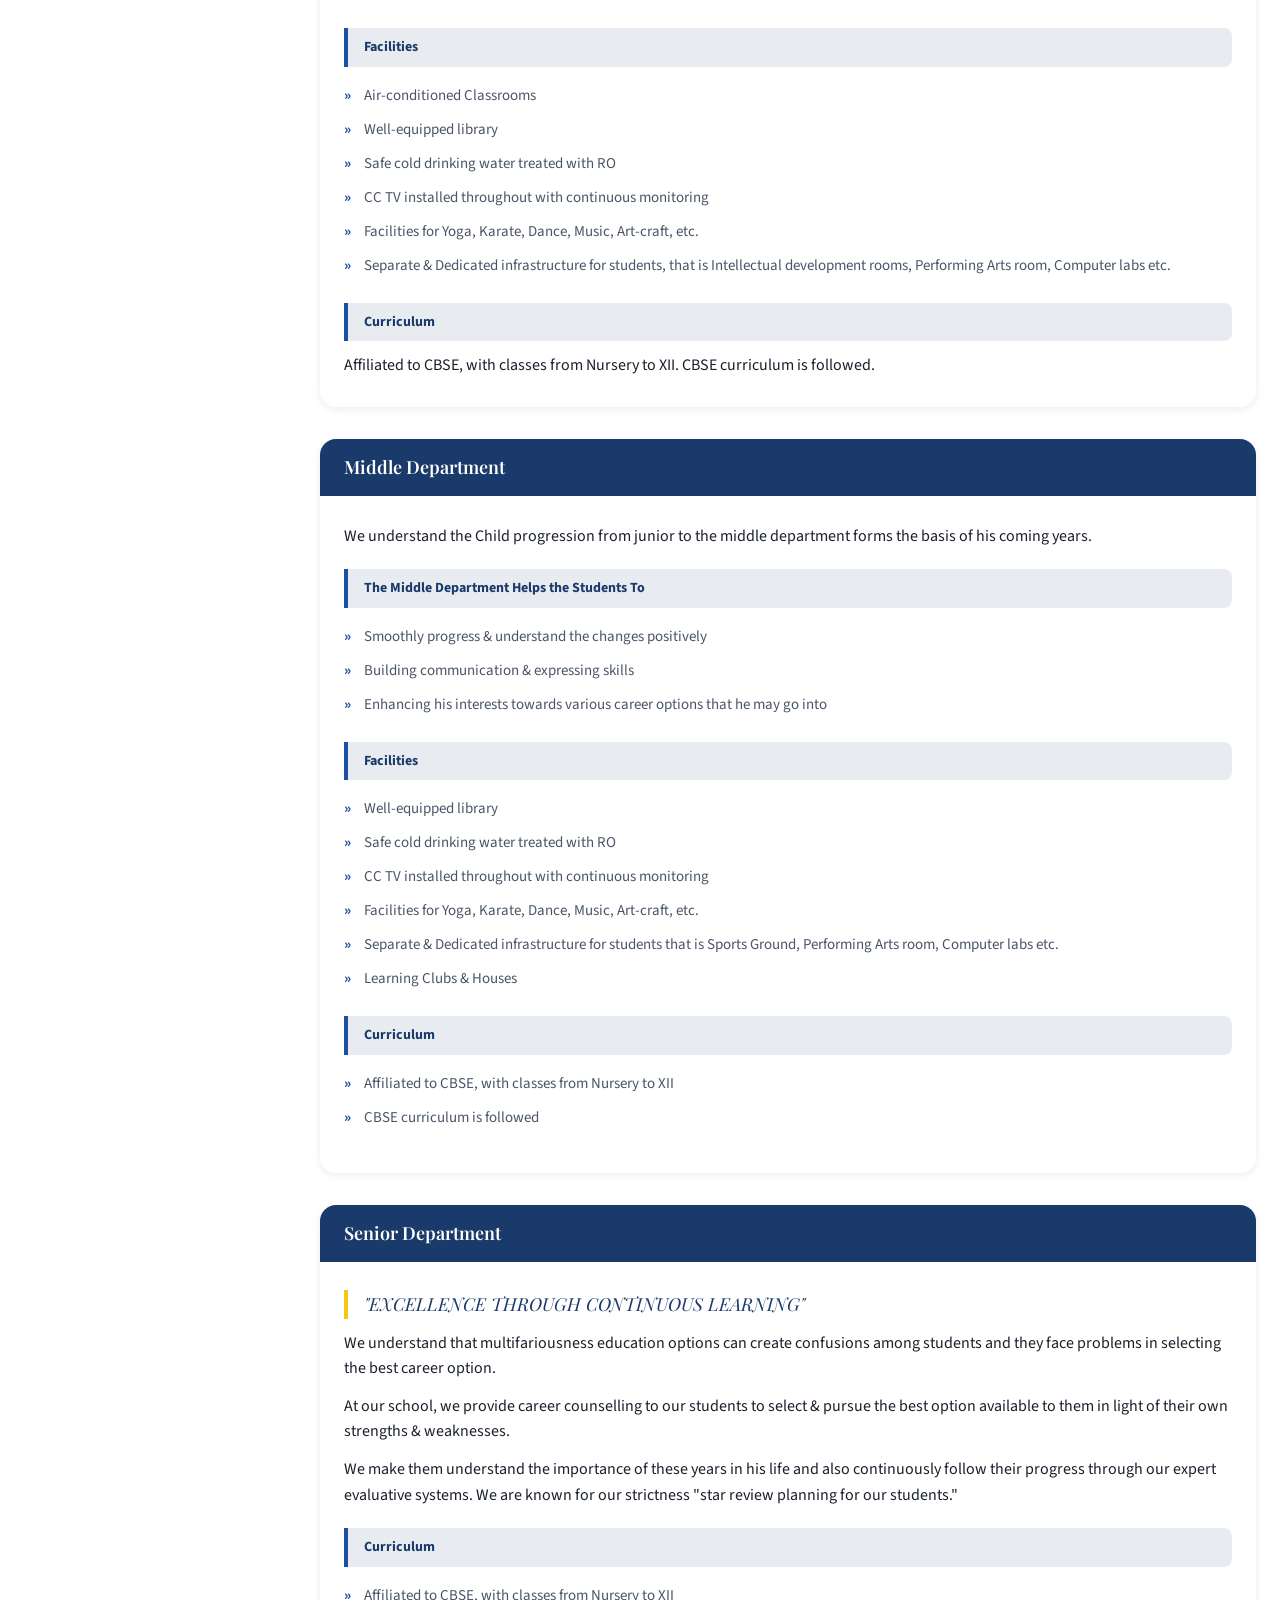
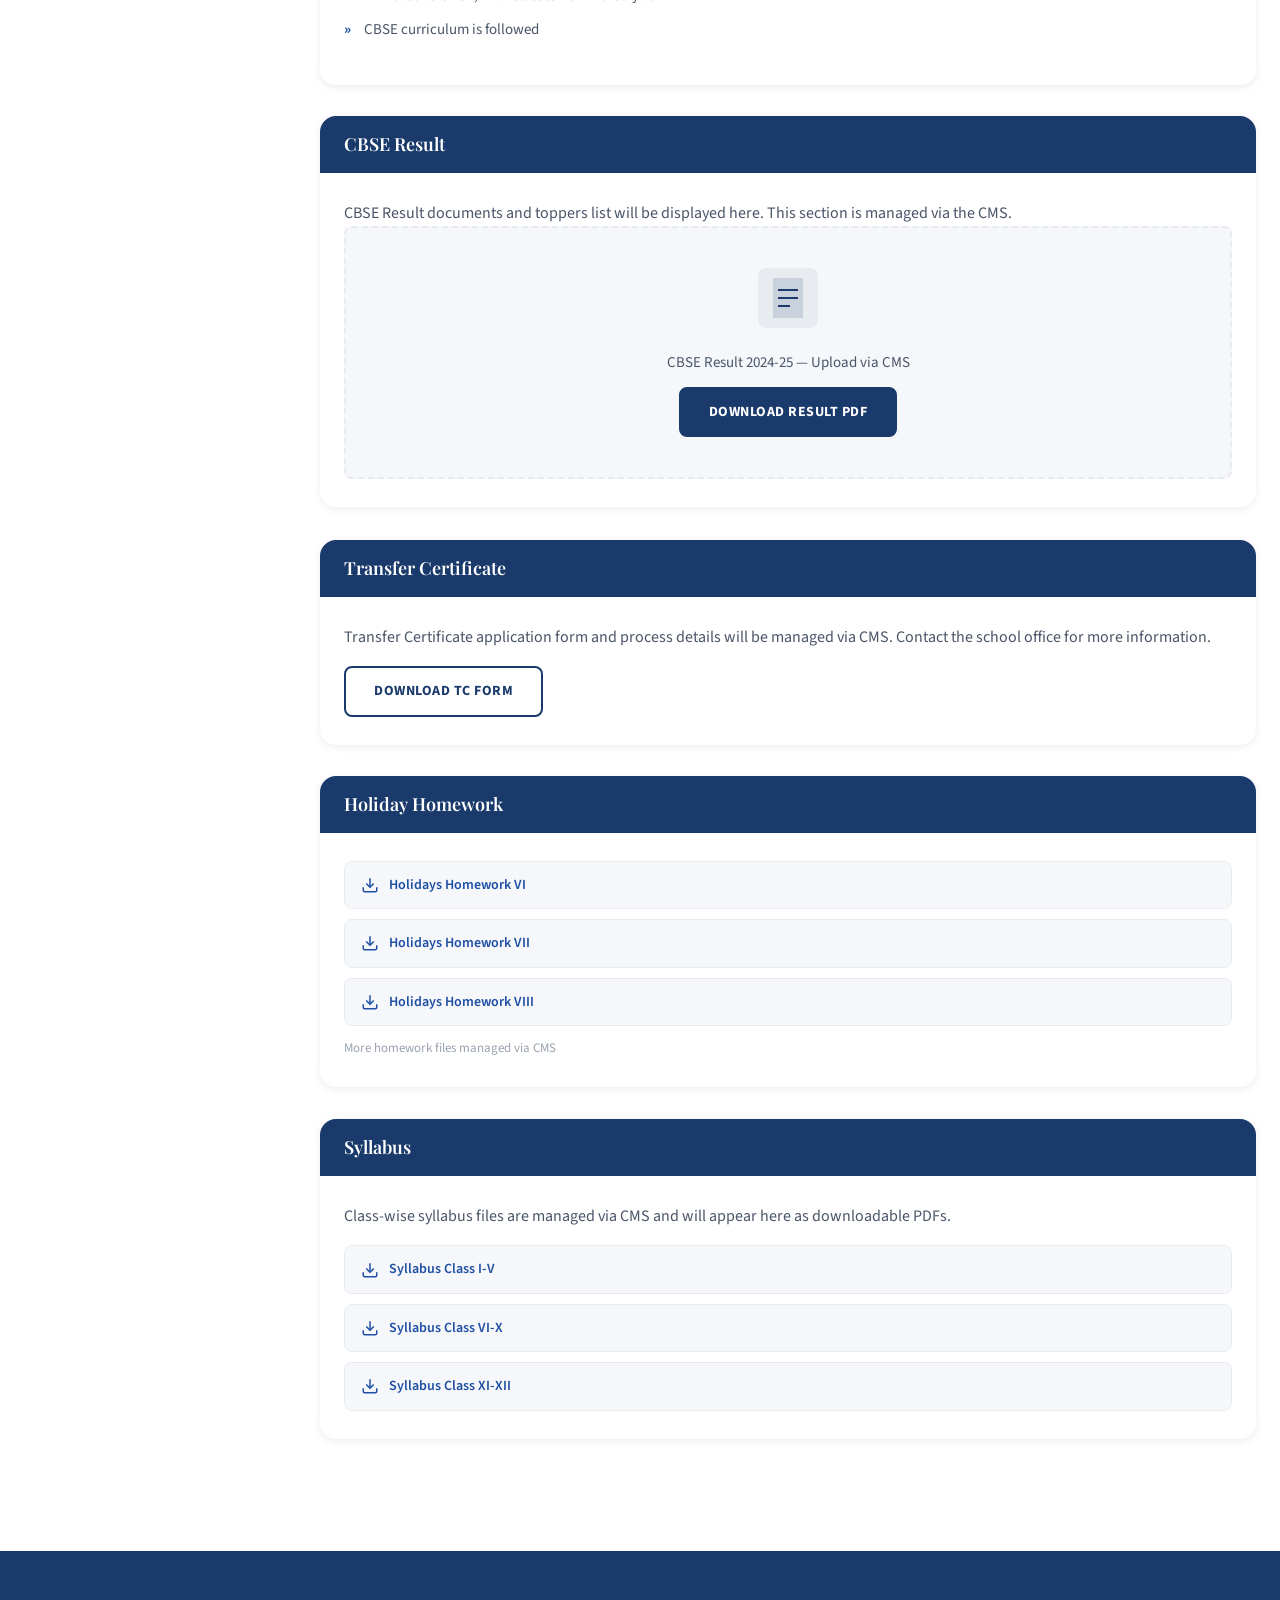
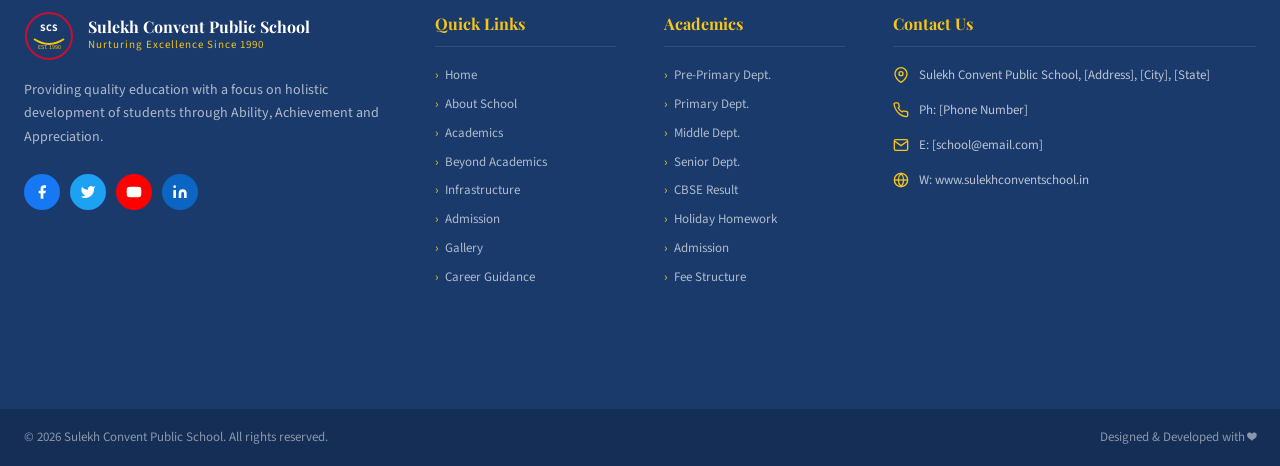
<file: academics.html>
<!DOCTYPE html>
<html lang="en">
<head>
  <meta charset="UTF-8" />
  <meta name="viewport" content="width=device-width, initial-scale=1.0" />
  <title>Academics - Sulekh Convent Public School</title>
  <link rel="stylesheet" href="common.css" />
  <link rel="stylesheet" href="about.css" />
  <link rel="stylesheet" href="academics.css" />
</head>
<body>

  <div id="navbar-placeholder"></div>

  <div class="page-banner">
    <div class="page-banner-content">
      <h1>Academics</h1>
      <nav class="breadcrumb">
        <a href="index.html">Home</a><span>›</span><span>Academics</span>
      </nav>
    </div>
  </div>

  <section class="section">
    <div class="container">
      <div class="inner-layout">

        <aside class="inner-sidebar">
          <nav class="sidebar-nav">
            <h3 class="sidebar-heading">Academics</h3>
            <ul>
              <li><a href="#preprimary" class="sidebar-link">Pre-Primary Dept.</a></li>
              <li><a href="#primary" class="sidebar-link">Primary Dept.</a></li>
              <li><a href="#middle" class="sidebar-link">Middle Dept.</a></li>
              <li><a href="#senior" class="sidebar-link">Senior Dept.</a></li>
              <li><a href="#cbse" class="sidebar-link">CBSE Result</a></li>
              <li><a href="#tc" class="sidebar-link">Transfer Certificate</a></li>
              <li><a href="#homework" class="sidebar-link">Holiday Homework</a></li>
              <li><a href="#syllabus" class="sidebar-link">Syllabus</a></li>
            </ul>
          </nav>
        </aside>

        <main class="inner-main">

          <!-- PRE-PRIMARY -->
          <div class="content-box animate-on-scroll" id="preprimary">
            <div class="content-box-header">Pre Primary Department</div>
            <div class="content-box-body">
              <!-- CMS: Pre-primary content -->
              <p>We understand how parents have to put their heart out when they send their child to school. They have high aspirations for their child. At our school, we believe in providing a home-environment to our little learners so that they understand, learn &amp; comprehend the learning provided to them.</p>
              <p style="margin-top:12px;">In addition we imbibe in our students good culture, respect towards others, good manners &amp; also global values. We reassure that your child grows in the most conducive learning environment.</p>

              <div class="sub-section-title">Curriculum</div>
              <p>We emphasize on developing their latent language &amp; maths skills through our specially designed continuous activities.</p>

              <div class="sub-section-title">Key Areas Covered</div>
              <ul class="content-list" id="preprimaryAreas">
                <li>Learning by Exploring &amp; Doing</li>
                <li>Building developing skills through theme based activities</li>
                <li>Understanding Language</li>
                <li>Building Communication skills (English &amp; Hindi)</li>
                <li>Opportunities for fine and gross motor development</li>
                <li>Enhancing Mathematical abilities &amp; language understanding</li>
              </ul>
            </div>
          </div>

          <!-- PRIMARY -->
          <div class="content-box animate-on-scroll" id="primary">
            <div class="content-box-header">Primary Department</div>
            <div class="content-box-body">
              <!-- CMS: Primary content -->
              <p>We nurture the dream of setting up an institution of academic excellence. The founder Chairman envisages a quality school system which would strike a perfect balance between Indian culture and tradition and the best western ideals. It would provide technology aided learning to impart the best values on the sound foundations of humanitarianism and integrity.</p>
              <p style="margin-top:12px;">The institution's mission is to provide a caring learning environment where professional would deal with the learners with exemplary warmth and concern. The mission is also to encourage the learners to develop their individualities and to ensure all round development of the children with the teachers teaming up with the parents. Children are encouraged and guided to 'Dream Big and Think Big'.</p>

              <div class="sub-section-title">Our Deliverables</div>
              <ul class="content-list" id="primaryDeliverables">
                <li>Parental Care for kids</li>
                <li>Developing Physical, Mental, Logical, Emotional &amp; Spiritual Strength</li>
                <li>Imbibing the best Manners, Culture, Global Values &amp; Smartness</li>
                <li>Development of all round Personality &amp; Communication Skills</li>
                <li>Managed by the most smiling, energetic and affectionate professionals</li>
                <li>Learning Clubs i.e Media Arts, Robotics, Oratory, Drama, theatre &amp; Life Skills etc.</li>
              </ul>

              <div class="sub-section-title">Facilities</div>
              <ul class="content-list" id="primaryFacilities">
                <li>Air-conditioned Classrooms</li>
                <li>Well-equipped library</li>
                <li>Safe cold drinking water treated with RO</li>
                <li>CC TV installed throughout with continuous monitoring</li>
                <li>Facilities for Yoga, Karate, Dance, Music, Art-craft, etc.</li>
                <li>Separate &amp; Dedicated infrastructure for students, that is Intellectual development rooms, Performing Arts room, Computer labs etc.</li>
              </ul>

              <div class="sub-section-title">Curriculum</div>
              <p>Affiliated to CBSE, with classes from Nursery to XII. CBSE curriculum is followed.</p>
            </div>
          </div>

          <!-- MIDDLE -->
          <div class="content-box animate-on-scroll" id="middle">
            <div class="content-box-header">Middle Department</div>
            <div class="content-box-body">
              <!-- CMS: Middle dept content -->
              <p>We understand the Child progression from junior to the middle department forms the basis of his coming years.</p>

              <div class="sub-section-title">The Middle Department Helps the Students To</div>
              <ul class="content-list" id="middleHelps">
                <li>Smoothly progress &amp; understand the changes positively</li>
                <li>Building communication &amp; expressing skills</li>
                <li>Enhancing his interests towards various career options that he may go into</li>
              </ul>

              <div class="sub-section-title">Facilities</div>
              <ul class="content-list" id="middleFacilities">
                <li>Well-equipped library</li>
                <li>Safe cold drinking water treated with RO</li>
                <li>CC TV installed throughout with continuous monitoring</li>
                <li>Facilities for Yoga, Karate, Dance, Music, Art-craft, etc.</li>
                <li>Separate &amp; Dedicated infrastructure for students that is Sports Ground, Performing Arts room, Computer labs etc.</li>
                <li>Learning Clubs &amp; Houses</li>
              </ul>

              <div class="sub-section-title">Curriculum</div>
              <ul class="content-list">
                <li>Affiliated to CBSE, with classes from Nursery to XII</li>
                <li>CBSE curriculum is followed</li>
              </ul>
            </div>
          </div>

          <!-- SENIOR -->
          <div class="content-box animate-on-scroll" id="senior">
            <div class="content-box-header">Senior Department</div>
            <div class="content-box-body">
              <!-- CMS: Senior dept content -->
              <p class="dept-motto">"EXCELLENCE THROUGH CONTINUOUS LEARNING"</p>
              <p style="margin-top:12px;">We understand that multifariousness education options can create confusions among students and they face problems in selecting the best career option.</p>
              <p style="margin-top:12px;">At our school, we provide career counselling to our students to select &amp; pursue the best option available to them in light of their own strengths &amp; weaknesses.</p>
              <p style="margin-top:12px;">We make them understand the importance of these years in his life and also continuously follow their progress through our expert evaluative systems. We are known for our strictness "star review planning for our students."</p>

              <div class="sub-section-title">Curriculum</div>
              <ul class="content-list">
                <li>Affiliated to CBSE, with classes from Nursery to XII</li>
                <li>CBSE curriculum is followed</li>
              </ul>
            </div>
          </div>

          <!-- CBSE RESULT -->
          <div class="content-box animate-on-scroll" id="cbse">
            <div class="content-box-header">CBSE Result</div>
            <div class="content-box-body">
              <!-- CMS: CBSE result upload/display area -->
              <p style="color:var(--gray-dark);">CBSE Result documents and toppers list will be displayed here. This section is managed via the CMS.</p>
              <div class="result-placeholder">
                <svg viewBox="0 0 60 60" fill="none" xmlns="http://www.w3.org/2000/svg" width="60" height="60">
                  <rect width="60" height="60" rx="8" fill="#e8ecf0"/>
                  <path d="M15 10h30v40H15z" fill="#1a3a6b" opacity="0.15"/>
                  <line x1="20" y1="22" x2="40" y2="22" stroke="#1a3a6b" stroke-width="2"/>
                  <line x1="20" y1="30" x2="40" y2="30" stroke="#1a3a6b" stroke-width="2"/>
                  <line x1="20" y1="38" x2="32" y2="38" stroke="#1a3a6b" stroke-width="2"/>
                </svg>
                <p>CBSE Result 2024-25 — Upload via CMS</p>
                <a href="#" class="btn btn-primary" style="margin-top:12px;display:inline-flex;">Download Result PDF</a>
              </div>
            </div>
          </div>

          <!-- TRANSFER CERTIFICATE -->
          <div class="content-box animate-on-scroll" id="tc">
            <div class="content-box-header">Transfer Certificate</div>
            <div class="content-box-body">
              <!-- CMS: TC download link -->
              <p style="color:var(--gray-dark);">Transfer Certificate application form and process details will be managed via CMS. Contact the school office for more information.</p>
              <a href="#" class="btn btn-outline" style="margin-top:16px;display:inline-flex;">Download TC Form</a>
            </div>
          </div>

          <!-- HOLIDAY HOMEWORK -->
          <div class="content-box animate-on-scroll" id="homework">
            <div class="content-box-header">Holiday Homework</div>
            <div class="content-box-body">
              <!-- CMS: Holiday homework links — dynamically loaded -->
              <div class="homework-list" id="homeworkList">
                <div class="hw-item">
                  <svg viewBox="0 0 24 24" fill="none" stroke="currentColor" stroke-width="2" width="18" height="18"><path d="M21 15v4a2 2 0 0 1-2 2H5a2 2 0 0 1-2-2v-4"/><polyline points="7 10 12 15 17 10"/><line x1="12" y1="15" x2="12" y2="3"/></svg>
                  <a href="#">Holidays Homework VI</a>
                </div>
                <div class="hw-item">
                  <svg viewBox="0 0 24 24" fill="none" stroke="currentColor" stroke-width="2" width="18" height="18"><path d="M21 15v4a2 2 0 0 1-2 2H5a2 2 0 0 1-2-2v-4"/><polyline points="7 10 12 15 17 10"/><line x1="12" y1="15" x2="12" y2="3"/></svg>
                  <a href="#">Holidays Homework VII</a>
                </div>
                <div class="hw-item">
                  <svg viewBox="0 0 24 24" fill="none" stroke="currentColor" stroke-width="2" width="18" height="18"><path d="M21 15v4a2 2 0 0 1-2 2H5a2 2 0 0 1-2-2v-4"/><polyline points="7 10 12 15 17 10"/><line x1="12" y1="15" x2="12" y2="3"/></svg>
                  <a href="#">Holidays Homework VIII</a>
                </div>
              </div>
              <p style="color:var(--gray);font-size:13px;margin-top:12px;">More homework files managed via CMS</p>
            </div>
          </div>

          <!-- SYLLABUS -->
          <div class="content-box animate-on-scroll" id="syllabus">
            <div class="content-box-header">Syllabus</div>
            <div class="content-box-body">
              <!-- CMS: Syllabus files -->
              <p style="color:var(--gray-dark);margin-bottom:16px;">Class-wise syllabus files are managed via CMS and will appear here as downloadable PDFs.</p>
              <div class="homework-list" id="syllabusList">
                <div class="hw-item"><svg viewBox="0 0 24 24" fill="none" stroke="currentColor" stroke-width="2" width="18" height="18"><path d="M21 15v4a2 2 0 0 1-2 2H5a2 2 0 0 1-2-2v-4"/><polyline points="7 10 12 15 17 10"/><line x1="12" y1="15" x2="12" y2="3"/></svg><a href="#">Syllabus Class I-V</a></div>
                <div class="hw-item"><svg viewBox="0 0 24 24" fill="none" stroke="currentColor" stroke-width="2" width="18" height="18"><path d="M21 15v4a2 2 0 0 1-2 2H5a2 2 0 0 1-2-2v-4"/><polyline points="7 10 12 15 17 10"/><line x1="12" y1="15" x2="12" y2="3"/></svg><a href="#">Syllabus Class VI-X</a></div>
                <div class="hw-item"><svg viewBox="0 0 24 24" fill="none" stroke="currentColor" stroke-width="2" width="18" height="18"><path d="M21 15v4a2 2 0 0 1-2 2H5a2 2 0 0 1-2-2v-4"/><polyline points="7 10 12 15 17 10"/><line x1="12" y1="15" x2="12" y2="3"/></svg><a href="#">Syllabus Class XI-XII</a></div>
              </div>
            </div>
          </div>

        </main>
      </div>
    </div>
  </section>

  <div id="footer-placeholder"></div>
  <button class="scroll-top" id="scrollTop" aria-label="Scroll to top">
    <svg viewBox="0 0 24 24" fill="none" stroke="currentColor" stroke-width="2.5" width="20" height="20"><polyline points="18 15 12 9 6 15"/></svg>
  </button>

  <script src="cms-config.js"></script>
  <script src="common.js"></script>
  <script src="about.js"></script>
  <script src="academics.js"></script>
</body>
</html>
</file>
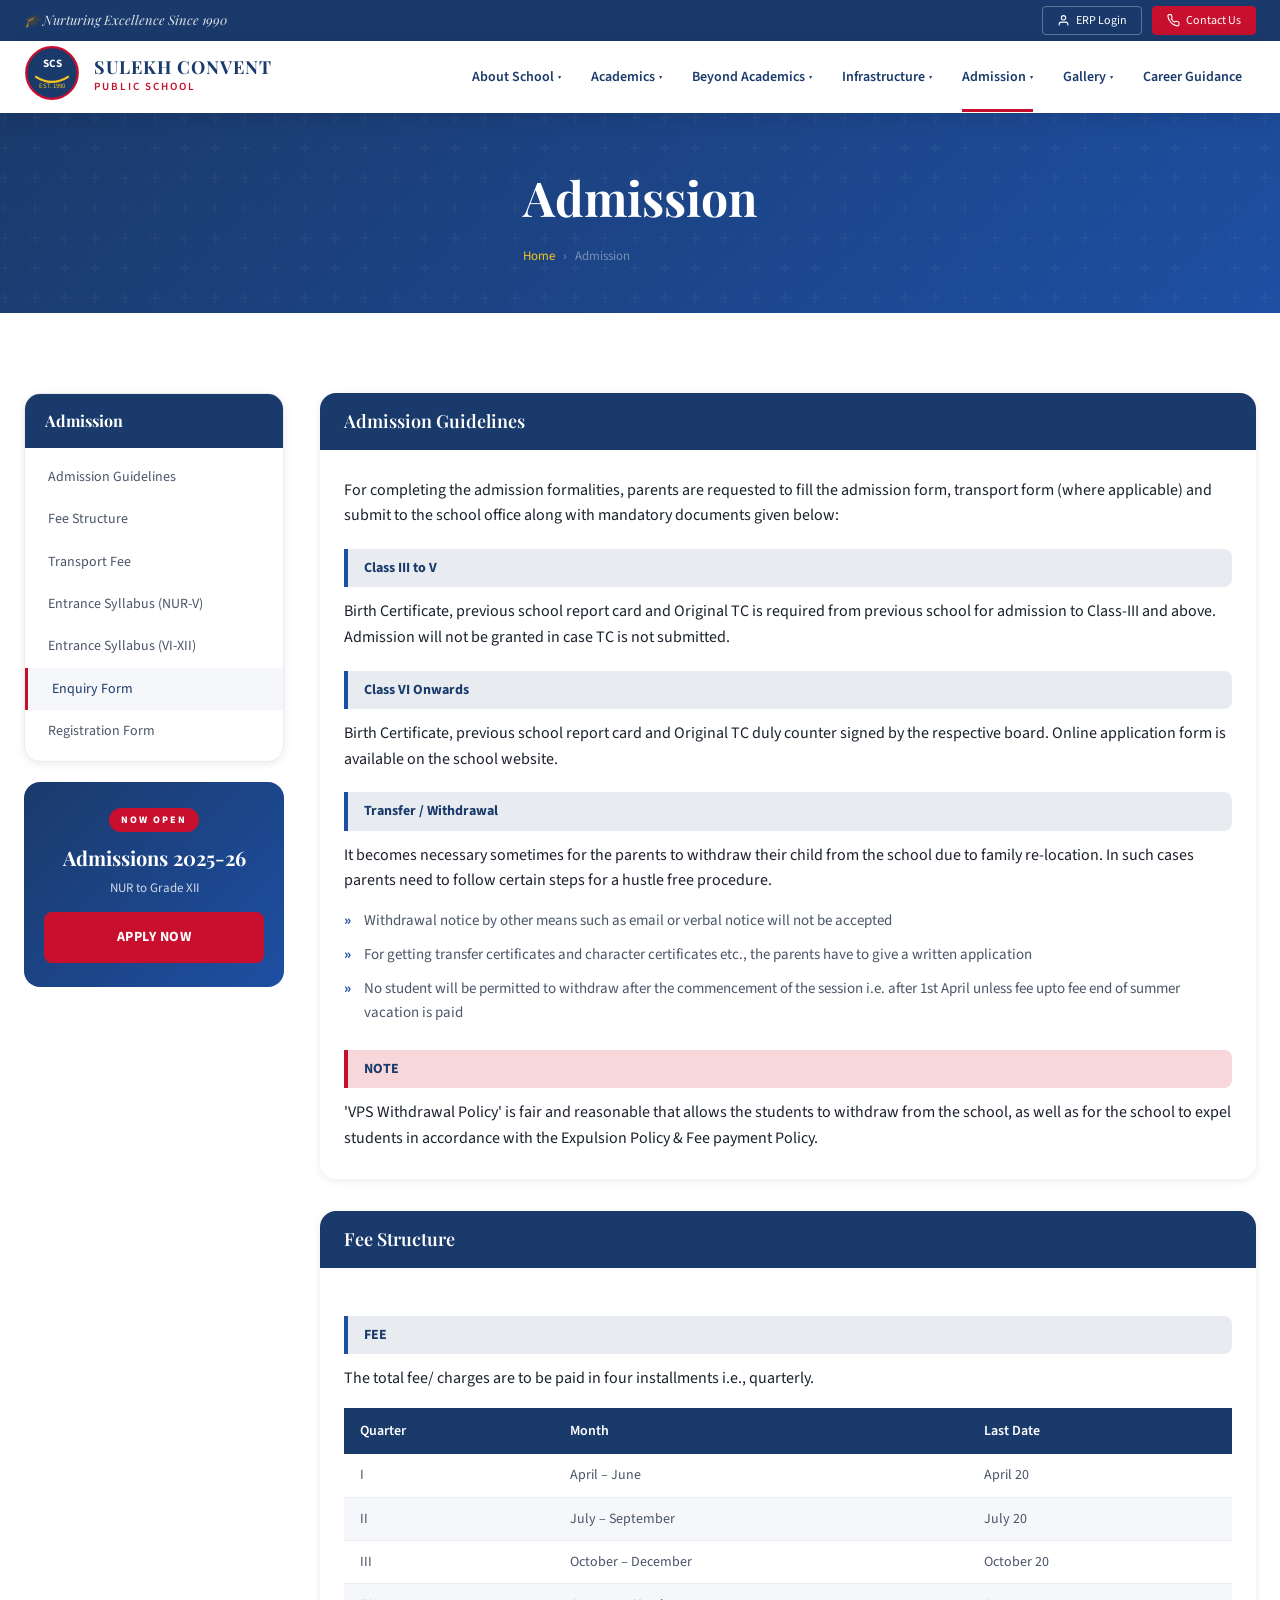
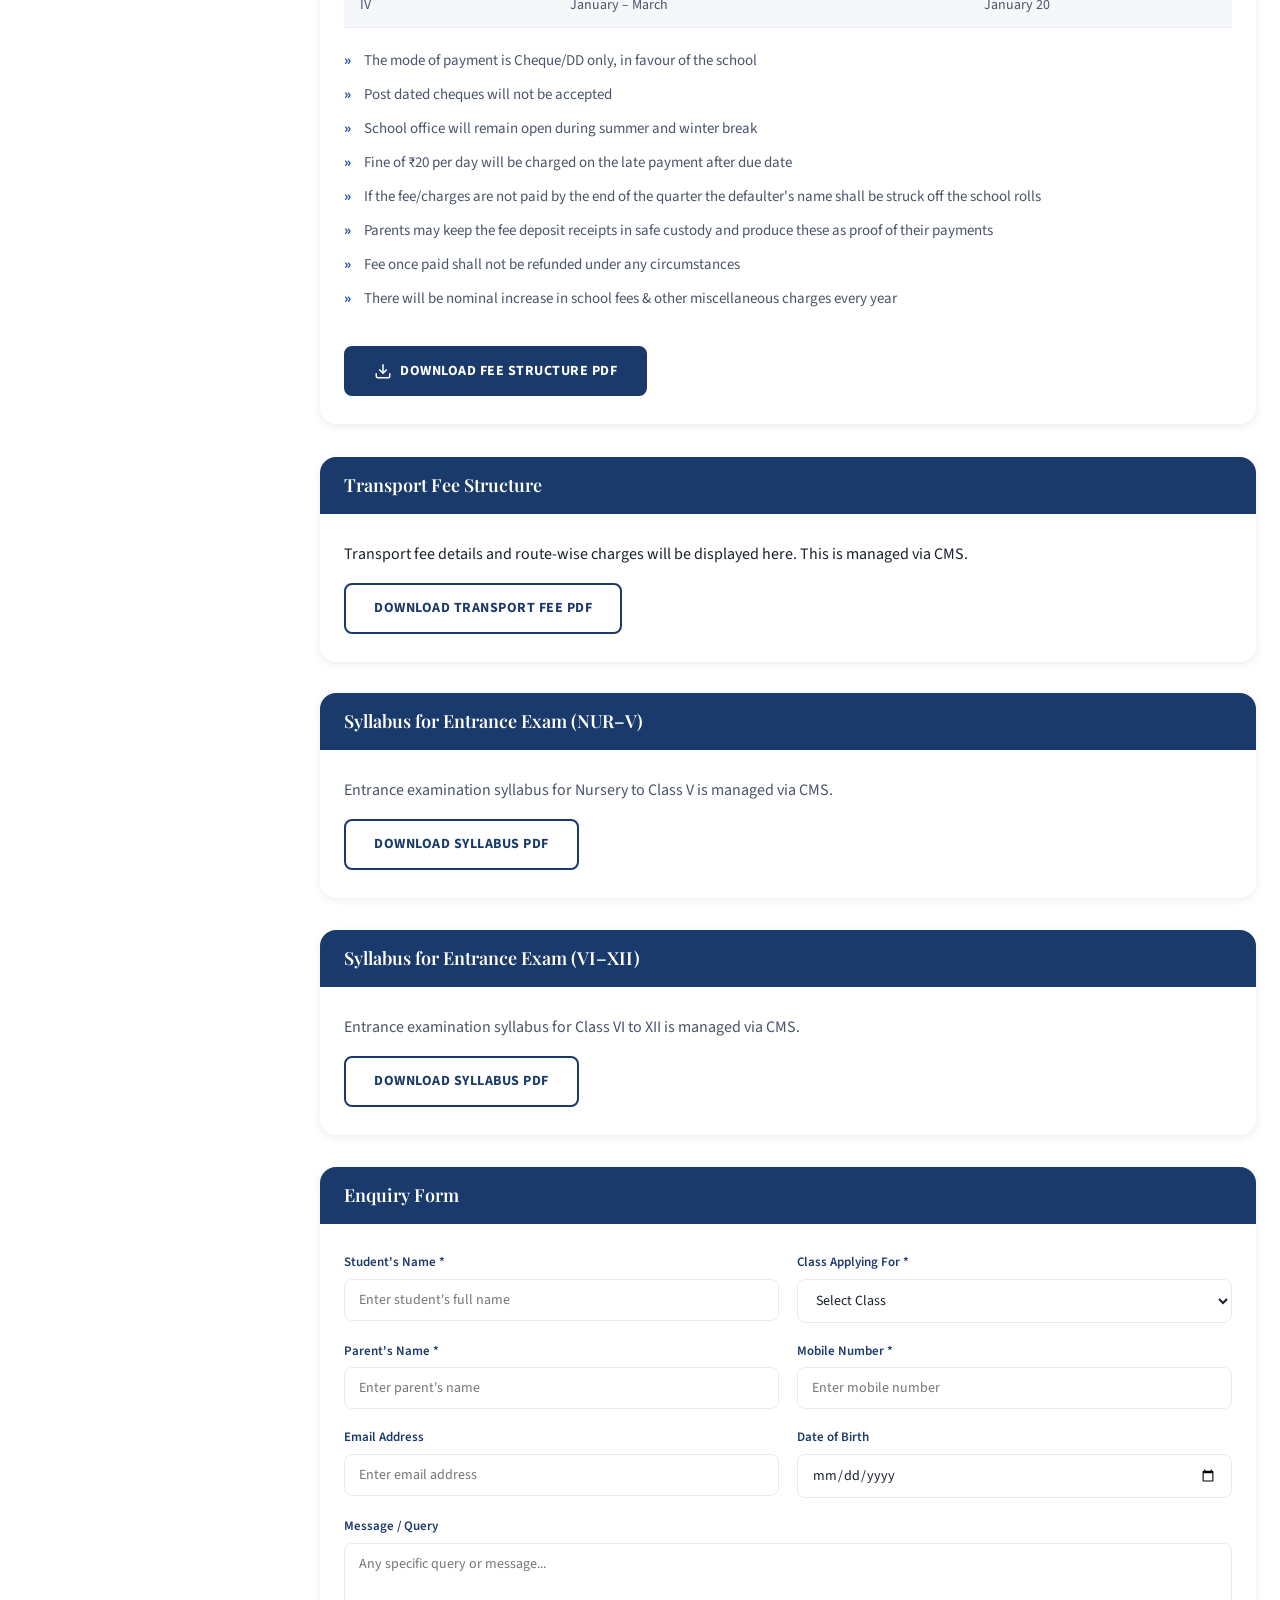
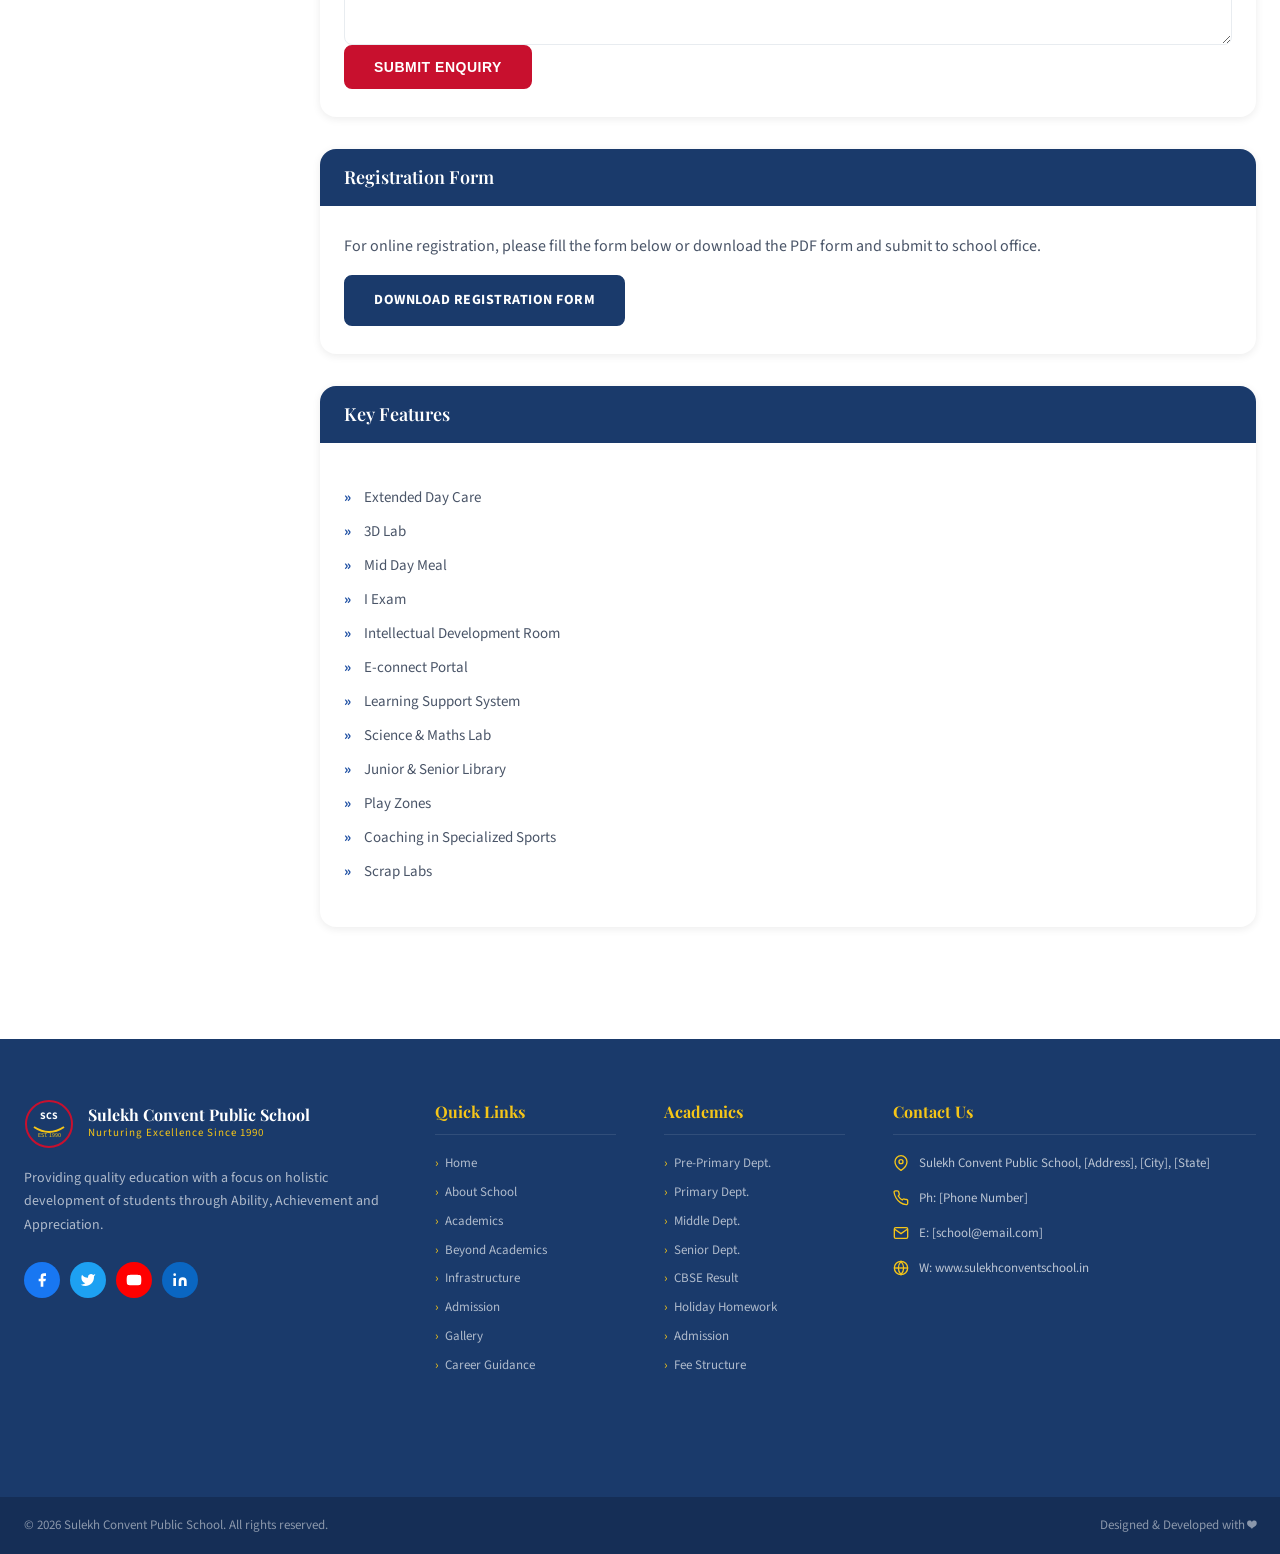
<file: admission.html>
<!DOCTYPE html>
<html lang="en">
<head>
  <meta charset="UTF-8" />
  <meta name="viewport" content="width=device-width, initial-scale=1.0" />
  <title>Admission - Sulekh Convent Public School</title>
  <link rel="stylesheet" href="common.css" />
  <link rel="stylesheet" href="about.css" />
  <link rel="stylesheet" href="admission.css" />
</head>
<body>

  <div id="navbar-placeholder"></div>

  <div class="page-banner">
    <div class="page-banner-content">
      <h1>Admission</h1>
      <nav class="breadcrumb">
        <a href="index.html">Home</a><span>›</span><span>Admission</span>
      </nav>
    </div>
  </div>

  <section class="section">
    <div class="container">
      <div class="inner-layout">

        <aside class="inner-sidebar">
          <nav class="sidebar-nav">
            <h3 class="sidebar-heading">Admission</h3>
            <ul>
              <li><a href="#guidelines" class="sidebar-link">Admission Guidelines</a></li>
              <li><a href="#fee" class="sidebar-link">Fee Structure</a></li>
              <li><a href="#transport" class="sidebar-link">Transport Fee</a></li>
              <li><a href="#syllabus-nur" class="sidebar-link">Entrance Syllabus (NUR-V)</a></li>
              <li><a href="#syllabus-vi" class="sidebar-link">Entrance Syllabus (VI-XII)</a></li>
              <li><a href="#enquiry" class="sidebar-link">Enquiry Form</a></li>
              <li><a href="#register" class="sidebar-link">Registration Form</a></li>
            </ul>
          </nav>

          <!-- Admission Open Banner -->
          <div class="admission-open-card">
            <div class="ao-badge">NOW OPEN</div>
            <h4>Admissions 2025-26</h4>
            <p>NUR to Grade XII</p>
            <a href="#enquiry" class="btn btn-red" style="width:100%;justify-content:center;margin-top:14px;">Apply Now</a>
          </div>
        </aside>

        <main class="inner-main">

          <!-- GUIDELINES -->
          <div class="content-box animate-on-scroll" id="guidelines">
            <div class="content-box-header">Admission Guidelines</div>
            <div class="content-box-body">
              <p>For completing the admission formalities, parents are requested to fill the admission form, transport form (where applicable) and submit to the school office along with mandatory documents given below:</p>

              <div class="sub-section-title">Class III to V</div>
              <p>Birth Certificate, previous school report card and Original TC is required from previous school for admission to Class-III and above. Admission will not be granted in case TC is not submitted.</p>

              <div class="sub-section-title">Class VI Onwards</div>
              <p>Birth Certificate, previous school report card and Original TC duly counter signed by the respective board. Online application form is available on the school website.</p>

              <div class="sub-section-title">Transfer / Withdrawal</div>
              <p>It becomes necessary sometimes for the parents to withdraw their child from the school due to family re-location. In such cases parents need to follow certain steps for a hustle free procedure.</p>
              <ul class="content-list">
                <li>Withdrawal notice by other means such as email or verbal notice will not be accepted</li>
                <li>For getting transfer certificates and character certificates etc., the parents have to give a written application</li>
                <li>No student will be permitted to withdraw after the commencement of the session i.e. after 1st April unless fee upto fee end of summer vacation is paid</li>
              </ul>

              <div class="sub-section-title" style="background:#f8d7da;border-left-color:#c8102e;">NOTE</div>
              <p>'VPS Withdrawal Policy' is fair and reasonable that allows the students to withdraw from the school, as well as for the school to expel students in accordance with the Expulsion Policy &amp; Fee payment Policy.</p>
            </div>
          </div>

          <!-- FEE STRUCTURE -->
          <div class="content-box animate-on-scroll" id="fee">
            <div class="content-box-header">Fee Structure</div>
            <div class="content-box-body">
              <div class="sub-section-title">FEE</div>
              <p>The total fee/ charges are to be paid in four installments i.e., quarterly.</p>

              <!-- CMS: Fee quarters table -->
              <div class="fee-table-wrap">
                <table class="fee-table" id="feeTable">
                  <thead>
                    <tr><th>Quarter</th><th>Month</th><th>Last Date</th></tr>
                  </thead>
                  <tbody>
                    <tr><td>I</td><td>April – June</td><td>April 20</td></tr>
                    <tr><td>II</td><td>July – September</td><td>July 20</td></tr>
                    <tr><td>III</td><td>October – December</td><td>October 20</td></tr>
                    <tr><td>IV</td><td>January – March</td><td>January 20</td></tr>
                  </tbody>
                </table>
              </div>

              <!-- CMS: Fee rules -->
              <ul class="content-list" id="feeRules" style="margin-top:16px;">
                <li>The mode of payment is Cheque/DD only, in favour of the school</li>
                <li>Post dated cheques will not be accepted</li>
                <li>School office will remain open during summer and winter break</li>
                <li>Fine of ₹20 per day will be charged on the late payment after due date</li>
                <li>If the fee/charges are not paid by the end of the quarter the defaulter's name shall be struck off the school rolls</li>
                <li>Parents may keep the fee deposit receipts in safe custody and produce these as proof of their payments</li>
                <li>Fee once paid shall not be refunded under any circumstances</li>
                <li>There will be nominal increase in school fees &amp; other miscellaneous charges every year</li>
              </ul>

              <!-- CMS: Fee PDF download -->
              <a href="#" class="btn btn-primary" style="margin-top:20px;display:inline-flex;">
                <svg viewBox="0 0 24 24" fill="none" stroke="currentColor" stroke-width="2" width="18" height="18"><path d="M21 15v4a2 2 0 0 1-2 2H5a2 2 0 0 1-2-2v-4"/><polyline points="7 10 12 15 17 10"/><line x1="12" y1="15" x2="12" y2="3"/></svg>
                Download Fee Structure PDF
              </a>
            </div>
          </div>

          <!-- TRANSPORT FEE -->
          <div class="content-box animate-on-scroll" id="transport">
            <div class="content-box-header">Transport Fee Structure</div>
            <div class="content-box-body">
              <!-- CMS: Transport fee content -->
              <p>Transport fee details and route-wise charges will be displayed here. This is managed via CMS.</p>
              <a href="#" class="btn btn-outline" style="margin-top:16px;display:inline-flex;">Download Transport Fee PDF</a>
            </div>
          </div>

          <!-- SYLLABUS NUR-V -->
          <div class="content-box animate-on-scroll" id="syllabus-nur">
            <div class="content-box-header">Syllabus for Entrance Exam (NUR–V)</div>
            <div class="content-box-body">
              <!-- CMS: Syllabus content/PDF -->
              <p style="color:var(--gray-dark);">Entrance examination syllabus for Nursery to Class V is managed via CMS.</p>
              <a href="#" class="btn btn-outline" style="margin-top:16px;display:inline-flex;">Download Syllabus PDF</a>
            </div>
          </div>

          <!-- SYLLABUS VI-XII -->
          <div class="content-box animate-on-scroll" id="syllabus-vi">
            <div class="content-box-header">Syllabus for Entrance Exam (VI–XII)</div>
            <div class="content-box-body">
              <!-- CMS: Syllabus content/PDF -->
              <p style="color:var(--gray-dark);">Entrance examination syllabus for Class VI to XII is managed via CMS.</p>
              <a href="#" class="btn btn-outline" style="margin-top:16px;display:inline-flex;">Download Syllabus PDF</a>
            </div>
          </div>

          <!-- ENQUIRY FORM -->
          <div class="content-box animate-on-scroll" id="enquiry">
            <div class="content-box-header">Enquiry Form</div>
            <div class="content-box-body">
              <!-- CMS: Enquiry form fields — connected to backend via CMS -->
              <div class="admission-form" id="enquiryForm">
                <div class="form-grid">
                  <div class="form-group">
                    <label>Student's Name *</label>
                    <input type="text" placeholder="Enter student's full name" id="enqStudentName" />
                  </div>
                  <div class="form-group">
                    <label>Class Applying For *</label>
                    <select id="enqClass">
                      <option value="">Select Class</option>
                      <option>Nursery</option><option>KG</option>
                      <option>Class I</option><option>Class II</option><option>Class III</option>
                      <option>Class IV</option><option>Class V</option><option>Class VI</option>
                      <option>Class VII</option><option>Class VIII</option><option>Class IX</option>
                      <option>Class X</option><option>Class XI</option><option>Class XII</option>
                    </select>
                  </div>
                  <div class="form-group">
                    <label>Parent's Name *</label>
                    <input type="text" placeholder="Enter parent's name" id="enqParentName" />
                  </div>
                  <div class="form-group">
                    <label>Mobile Number *</label>
                    <input type="tel" placeholder="Enter mobile number" id="enqMobile" />
                  </div>
                  <div class="form-group">
                    <label>Email Address</label>
                    <input type="email" placeholder="Enter email address" id="enqEmail" />
                  </div>
                  <div class="form-group">
                    <label>Date of Birth</label>
                    <input type="date" id="enqDOB" />
                  </div>
                </div>
                <div class="form-group full-width">
                  <label>Message / Query</label>
                  <textarea rows="4" placeholder="Any specific query or message..." id="enqMessage"></textarea>
                </div>
                <button type="button" class="btn btn-red" onclick="submitEnquiry()">Submit Enquiry</button>
                <div id="enqSuccess" class="form-success" style="display:none;">✅ Thank you! Your enquiry has been submitted. We will contact you soon.</div>
              </div>
            </div>
          </div>

          <!-- REGISTRATION FORM -->
          <div class="content-box animate-on-scroll" id="register">
            <div class="content-box-header">Registration Form</div>
            <div class="content-box-body">
              <p style="color:var(--gray-dark);margin-bottom:16px;">For online registration, please fill the form below or download the PDF form and submit to school office.</p>
              <a href="#" class="btn btn-primary" style="display:inline-flex;">Download Registration Form</a>
            </div>
          </div>

          <!-- KEY FEATURES -->
          <div class="content-box animate-on-scroll">
            <div class="content-box-header">Key Features</div>
            <div class="content-box-body">
              <!-- CMS: Key features list -->
              <ul class="content-list" id="keyFeaturesList">
                <li>Extended Day Care</li>
                <li>3D Lab</li>
                <li>Mid Day Meal</li>
                <li>I Exam</li>
                <li>Intellectual Development Room</li>
                <li>E-connect Portal</li>
                <li>Learning Support System</li>
                <li>Science &amp; Maths Lab</li>
                <li>Junior &amp; Senior Library</li>
                <li>Play Zones</li>
                <li>Coaching in Specialized Sports</li>
                <li>Scrap Labs</li>
              </ul>
            </div>
          </div>

        </main>
      </div>
    </div>
  </section>

  <div id="footer-placeholder"></div>
  <button class="scroll-top" id="scrollTop" aria-label="Scroll to top">
    <svg viewBox="0 0 24 24" fill="none" stroke="currentColor" stroke-width="2.5" width="20" height="20"><polyline points="18 15 12 9 6 15"/></svg>
  </button>

  <script src="cms-config.js"></script>
  <script src="common.js"></script>
  <script src="about.js"></script>
  <script src="admission.js"></script>
</body>
</html>
</file>
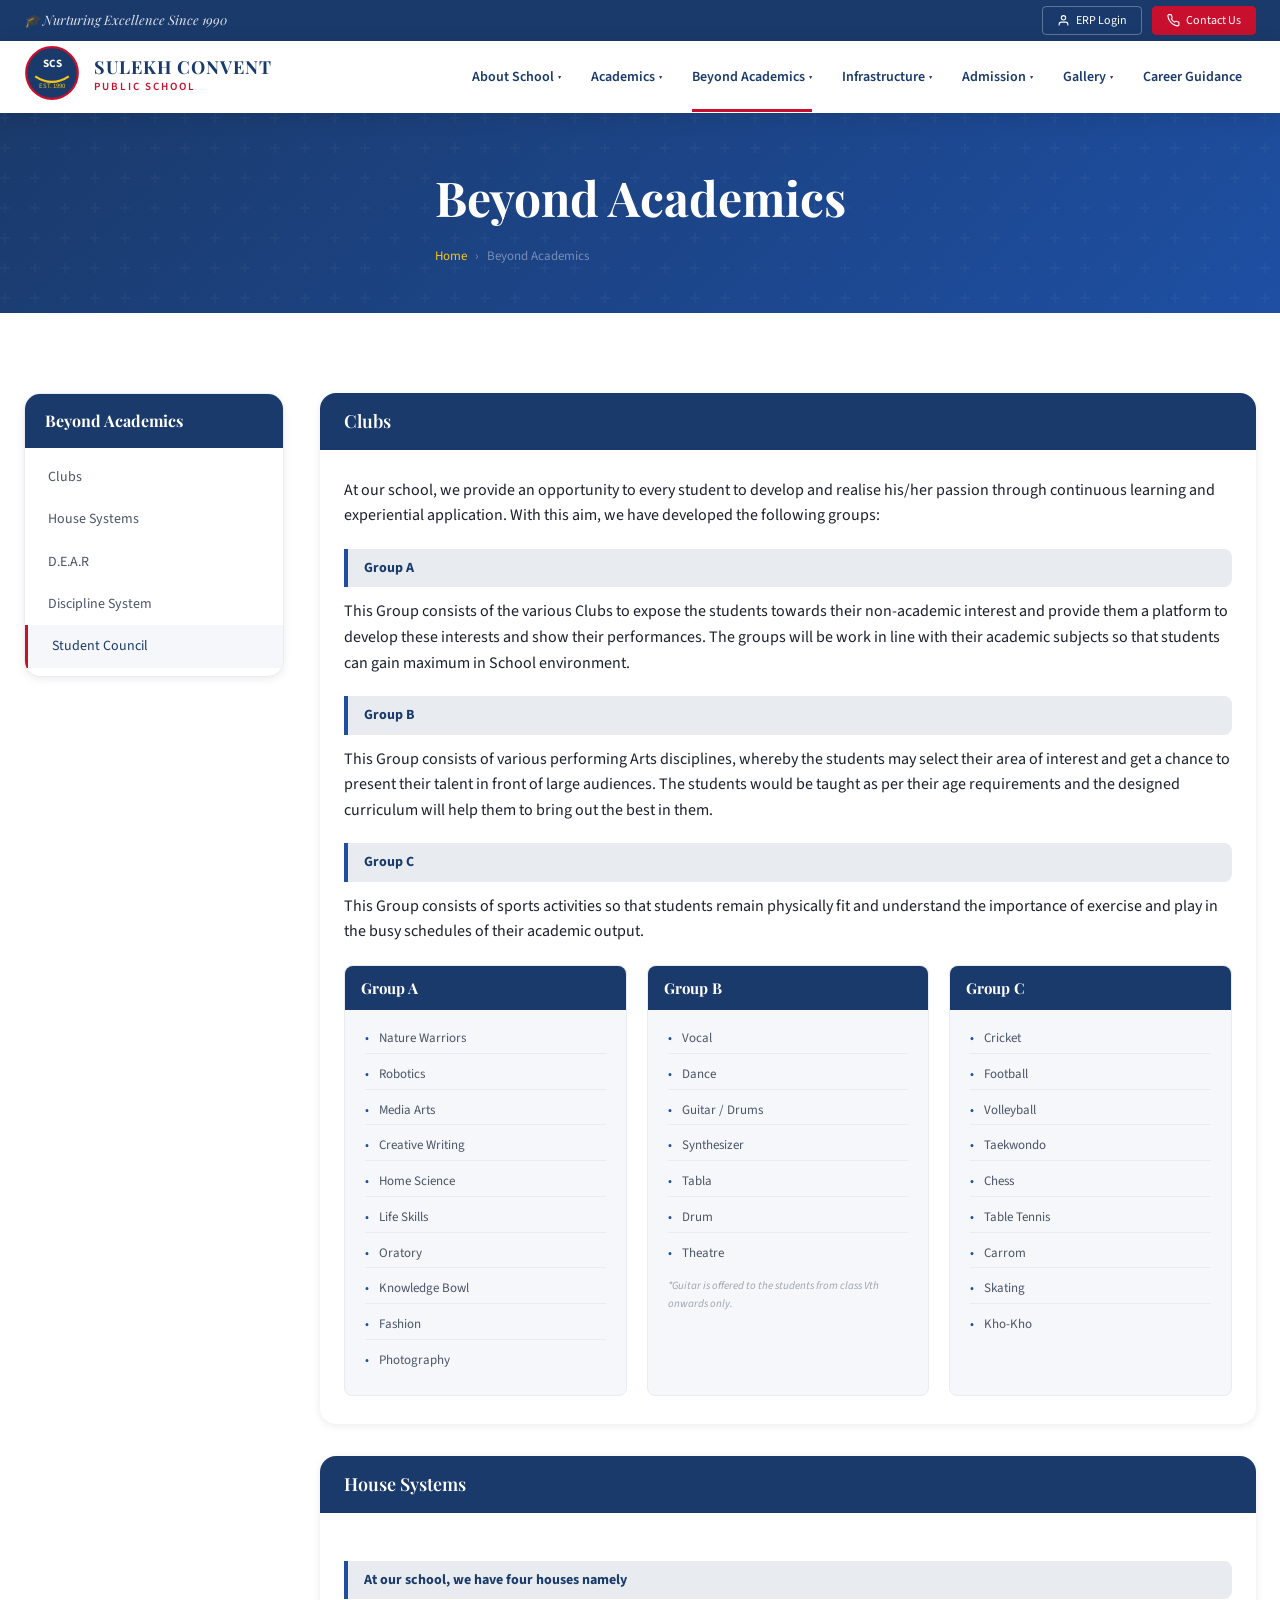
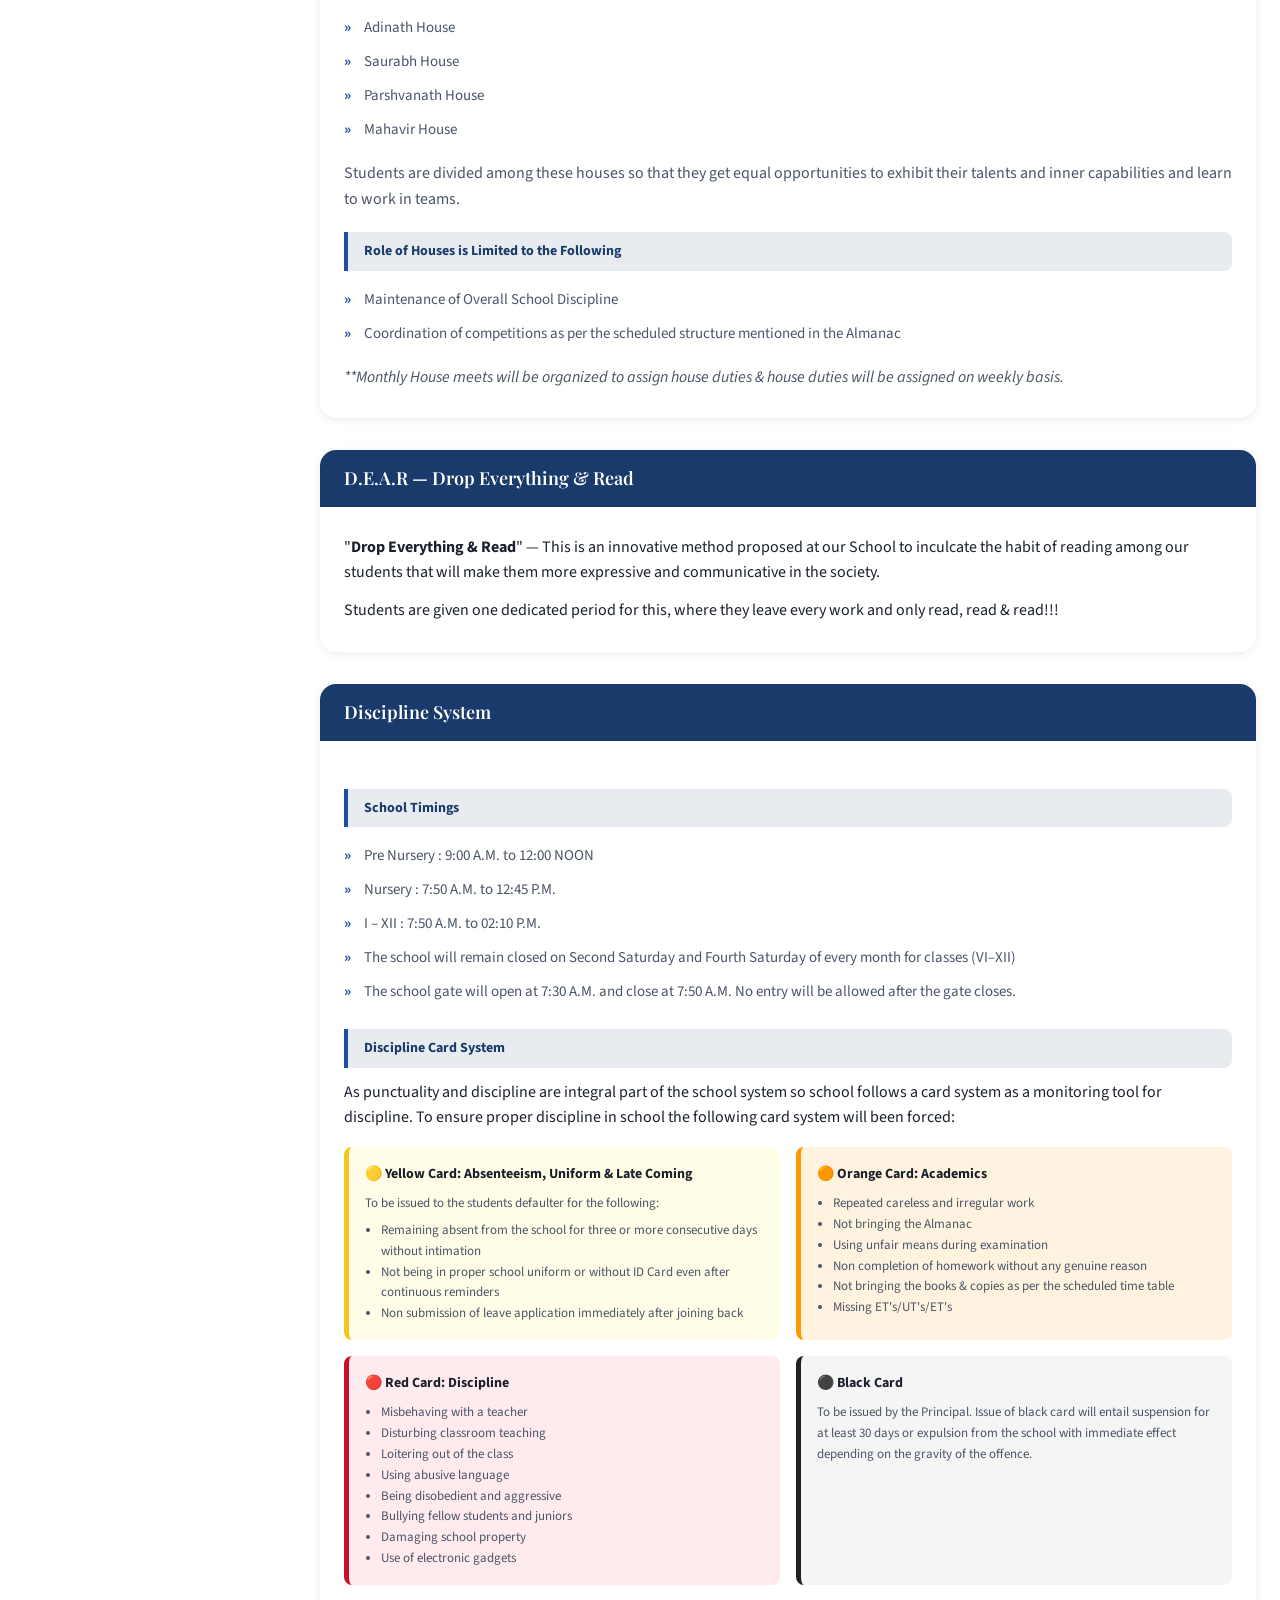
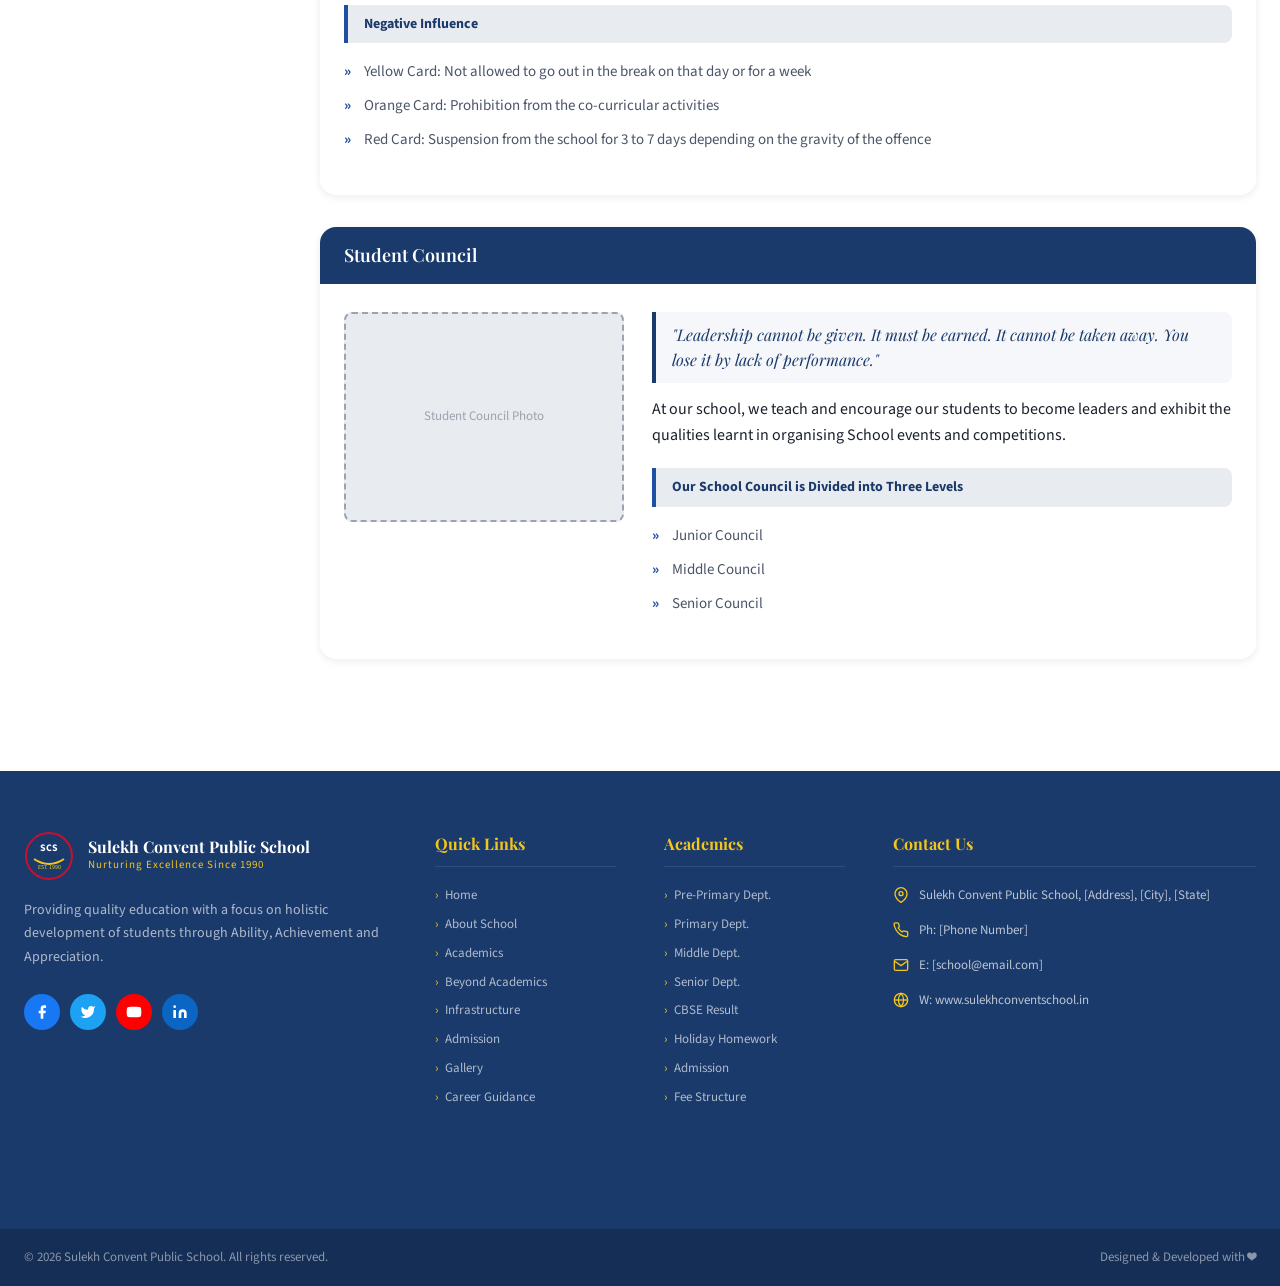
<file: beyond-academics.html>
<!DOCTYPE html>
<html lang="en">
<head>
  <meta charset="UTF-8" />
  <meta name="viewport" content="width=device-width, initial-scale=1.0" />
  <title>Beyond Academics - Sulekh Convent Public School</title>
  <link rel="stylesheet" href="common.css" />
  <link rel="stylesheet" href="about.css" />
  <link rel="stylesheet" href="beyond-academics.css" />
</head>
<body>

  <div id="navbar-placeholder"></div>

  <div class="page-banner">
    <div class="page-banner-content">
      <h1>Beyond Academics</h1>
      <nav class="breadcrumb">
        <a href="index.html">Home</a><span>›</span><span>Beyond Academics</span>
      </nav>
    </div>
  </div>

  <section class="section">
    <div class="container">
      <div class="inner-layout">

        <aside class="inner-sidebar">
          <nav class="sidebar-nav">
            <h3 class="sidebar-heading">Beyond Academics</h3>
            <ul>
              <li><a href="#clubs" class="sidebar-link">Clubs</a></li>
              <li><a href="#house" class="sidebar-link">House Systems</a></li>
              <li><a href="#dear" class="sidebar-link">D.E.A.R</a></li>
              <li><a href="#discipline" class="sidebar-link">Discipline System</a></li>
              <li><a href="#council" class="sidebar-link">Student Council</a></li>
            </ul>
          </nav>
        </aside>

        <main class="inner-main">

          <!-- CLUBS -->
          <div class="content-box animate-on-scroll" id="clubs">
            <div class="content-box-header">Clubs</div>
            <div class="content-box-body">
              <!-- CMS: Clubs content -->
              <p>At our school, we provide an opportunity to every student to develop and realise his/her passion through continuous learning and experiential application. With this aim, we have developed the following groups:</p>

              <div class="sub-section-title">Group A</div>
              <p>This Group consists of the various Clubs to expose the students towards their non-academic interest and provide them a platform to develop these interests and show their performances. The groups will be work in line with their academic subjects so that students can gain maximum in School environment.</p>

              <div class="sub-section-title">Group B</div>
              <p>This Group consists of various performing Arts disciplines, whereby the students may select their area of interest and get a chance to present their talent in front of large audiences. The students would be taught as per their age requirements and the designed curriculum will help them to bring out the best in them.</p>

              <div class="sub-section-title">Group C</div>
              <p>This Group consists of sports activities so that students remain physically fit and understand the importance of exercise and play in the busy schedules of their academic output.</p>

              <div class="clubs-grid" id="clubsGrid">
                <div class="club-group">
                  <h4 class="club-group-title">Group A</h4>
                  <!-- CMS: Group A clubs list -->
                  <ul class="club-list">
                    <li>Nature Warriors</li>
                    <li>Robotics</li>
                    <li>Media Arts</li>
                    <li>Creative Writing</li>
                    <li>Home Science</li>
                    <li>Life Skills</li>
                    <li>Oratory</li>
                    <li>Knowledge Bowl</li>
                    <li>Fashion</li>
                    <li>Photography</li>
                  </ul>
                </div>
                <div class="club-group">
                  <h4 class="club-group-title">Group B</h4>
                  <!-- CMS: Group B clubs list -->
                  <ul class="club-list">
                    <li>Vocal</li>
                    <li>Dance</li>
                    <li>Guitar / Drums</li>
                    <li>Synthesizer</li>
                    <li>Tabla</li>
                    <li>Drum</li>
                    <li>Theatre</li>
                  </ul>
                  <p class="club-note">*Guitar is offered to the students from class Vth onwards only.</p>
                </div>
                <div class="club-group">
                  <h4 class="club-group-title">Group C</h4>
                  <!-- CMS: Group C clubs list -->
                  <ul class="club-list">
                    <li>Cricket</li>
                    <li>Football</li>
                    <li>Volleyball</li>
                    <li>Taekwondo</li>
                    <li>Chess</li>
                    <li>Table Tennis</li>
                    <li>Carrom</li>
                    <li>Skating</li>
                    <li>Kho-Kho</li>
                  </ul>
                </div>
              </div>
            </div>
          </div>

          <!-- HOUSE SYSTEMS -->
          <div class="content-box animate-on-scroll" id="house">
            <div class="content-box-header">House Systems</div>
            <div class="content-box-body">
              <div class="sub-section-title">At our school, we have four houses namely</div>
              <!-- CMS: House names list -->
              <ul class="content-list" id="houseList">
                <li>Adinath House</li>
                <li>Saurabh House</li>
                <li>Parshvanath House</li>
                <li>Mahavir House</li>
              </ul>
              <p style="margin-top:14px;color:var(--gray-dark);">Students are divided among these houses so that they get equal opportunities to exhibit their talents and inner capabilities and learn to work in teams.</p>

              <div class="sub-section-title">Role of Houses is Limited to the Following</div>
              <ul class="content-list">
                <li>Maintenance of Overall School Discipline</li>
                <li>Coordination of competitions as per the scheduled structure mentioned in the Almanac</li>
              </ul>
              <p style="margin-top:14px;color:var(--gray-dark);font-style:italic;">**Monthly House meets will be organized to assign house duties &amp; house duties will be assigned on weekly basis.</p>
            </div>
          </div>

          <!-- DEAR -->
          <div class="content-box animate-on-scroll" id="dear">
            <div class="content-box-header">D.E.A.R — Drop Everything &amp; Read</div>
            <div class="content-box-body">
              <!-- CMS: DEAR content -->
              <p>"<strong>Drop Everything &amp; Read</strong>" — This is an innovative method proposed at our School to inculcate the habit of reading among our students that will make them more expressive and communicative in the society.</p>
              <p style="margin-top:12px;">Students are given one dedicated period for this, where they leave every work and only read, read &amp; read!!!</p>
            </div>
          </div>

          <!-- DISCIPLINE SYSTEM -->
          <div class="content-box animate-on-scroll" id="discipline">
            <div class="content-box-header">Discipline System</div>
            <div class="content-box-body">

              <div class="sub-section-title">School Timings</div>
              <!-- CMS: School timings -->
              <ul class="content-list" id="timingsList">
                <li>Pre Nursery : 9:00 A.M. to 12:00 NOON</li>
                <li>Nursery : 7:50 A.M. to 12:45 P.M.</li>
                <li>I – XII : 7:50 A.M. to 02:10 P.M.</li>
                <li>The school will remain closed on Second Saturday and Fourth Saturday of every month for classes (VI–XII)</li>
                <li>The school gate will open at 7:30 A.M. and close at 7:50 A.M. No entry will be allowed after the gate closes.</li>
              </ul>

              <div class="sub-section-title">Discipline Card System</div>
              <p>As punctuality and discipline are integral part of the school system so school follows a card system as a monitoring tool for discipline. To ensure proper discipline in school the following card system will been forced:</p>

              <div class="discipline-cards-grid">
                <div class="disc-card yellow-card">
                  <h4>🟡 Yellow Card: Absenteeism, Uniform &amp; Late Coming</h4>
                  <p>To be issued to the students defaulter for the following:</p>
                  <ul>
                    <li>Remaining absent from the school for three or more consecutive days without intimation</li>
                    <li>Not being in proper school uniform or without ID Card even after continuous reminders</li>
                    <li>Non submission of leave application immediately after joining back</li>
                  </ul>
                </div>
                <div class="disc-card orange-card">
                  <h4>🟠 Orange Card: Academics</h4>
                  <ul>
                    <li>Repeated careless and irregular work</li>
                    <li>Not bringing the Almanac</li>
                    <li>Using unfair means during examination</li>
                    <li>Non completion of homework without any genuine reason</li>
                    <li>Not bringing the books &amp; copies as per the scheduled time table</li>
                    <li>Missing ET's/UT's/ET's</li>
                  </ul>
                </div>
                <div class="disc-card red-card">
                  <h4>🔴 Red Card: Discipline</h4>
                  <ul>
                    <li>Misbehaving with a teacher</li>
                    <li>Disturbing classroom teaching</li>
                    <li>Loitering out of the class</li>
                    <li>Using abusive language</li>
                    <li>Being disobedient and aggressive</li>
                    <li>Bullying fellow students and juniors</li>
                    <li>Damaging school property</li>
                    <li>Use of electronic gadgets</li>
                  </ul>
                </div>
                <div class="disc-card black-card">
                  <h4>⚫ Black Card</h4>
                  <p>To be issued by the Principal. Issue of black card will entail suspension for at least 30 days or expulsion from the school with immediate effect depending on the gravity of the offence.</p>
                </div>
              </div>

              <div class="sub-section-title">Negative Influence</div>
              <ul class="content-list">
                <li>Yellow Card: Not allowed to go out in the break on that day or for a week</li>
                <li>Orange Card: Prohibition from the co-curricular activities</li>
                <li>Red Card: Suspension from the school for 3 to 7 days depending on the gravity of the offence</li>
              </ul>
            </div>
          </div>

          <!-- STUDENT COUNCIL -->
          <div class="content-box animate-on-scroll" id="council">
            <div class="content-box-header">Student Council</div>
            <div class="content-box-body">
              <div class="council-layout">
                <div class="council-img">
                  <div class="inner-img-placeholder"><span>Student Council Photo</span></div>
                </div>
                <div class="council-text">
                  <!-- CMS: Student council content -->
                  <blockquote class="council-quote">"Leadership cannot be given. It must be earned. It cannot be taken away. You lose it by lack of performance."</blockquote>
                  <p style="margin-top:14px;">At our school, we teach and encourage our students to become leaders and exhibit the qualities learnt in organising School events and competitions.</p>
                  <div class="sub-section-title" style="margin-top:20px;">Our School Council is Divided into Three Levels</div>
                  <!-- CMS: Council levels -->
                  <ul class="content-list" id="councilLevels">
                    <li>Junior Council</li>
                    <li>Middle Council</li>
                    <li>Senior Council</li>
                  </ul>
                </div>
              </div>
            </div>
          </div>

        </main>
      </div>
    </div>
  </section>

  <div id="footer-placeholder"></div>
  <button class="scroll-top" id="scrollTop" aria-label="Scroll to top">
    <svg viewBox="0 0 24 24" fill="none" stroke="currentColor" stroke-width="2.5" width="20" height="20"><polyline points="18 15 12 9 6 15"/></svg>
  </button>

  <script src="cms-config.js"></script>
  <script src="common.js"></script>
  <script src="about.js"></script>
  <script src="beyond-academics.js"></script>
</body>
</html>
</file>
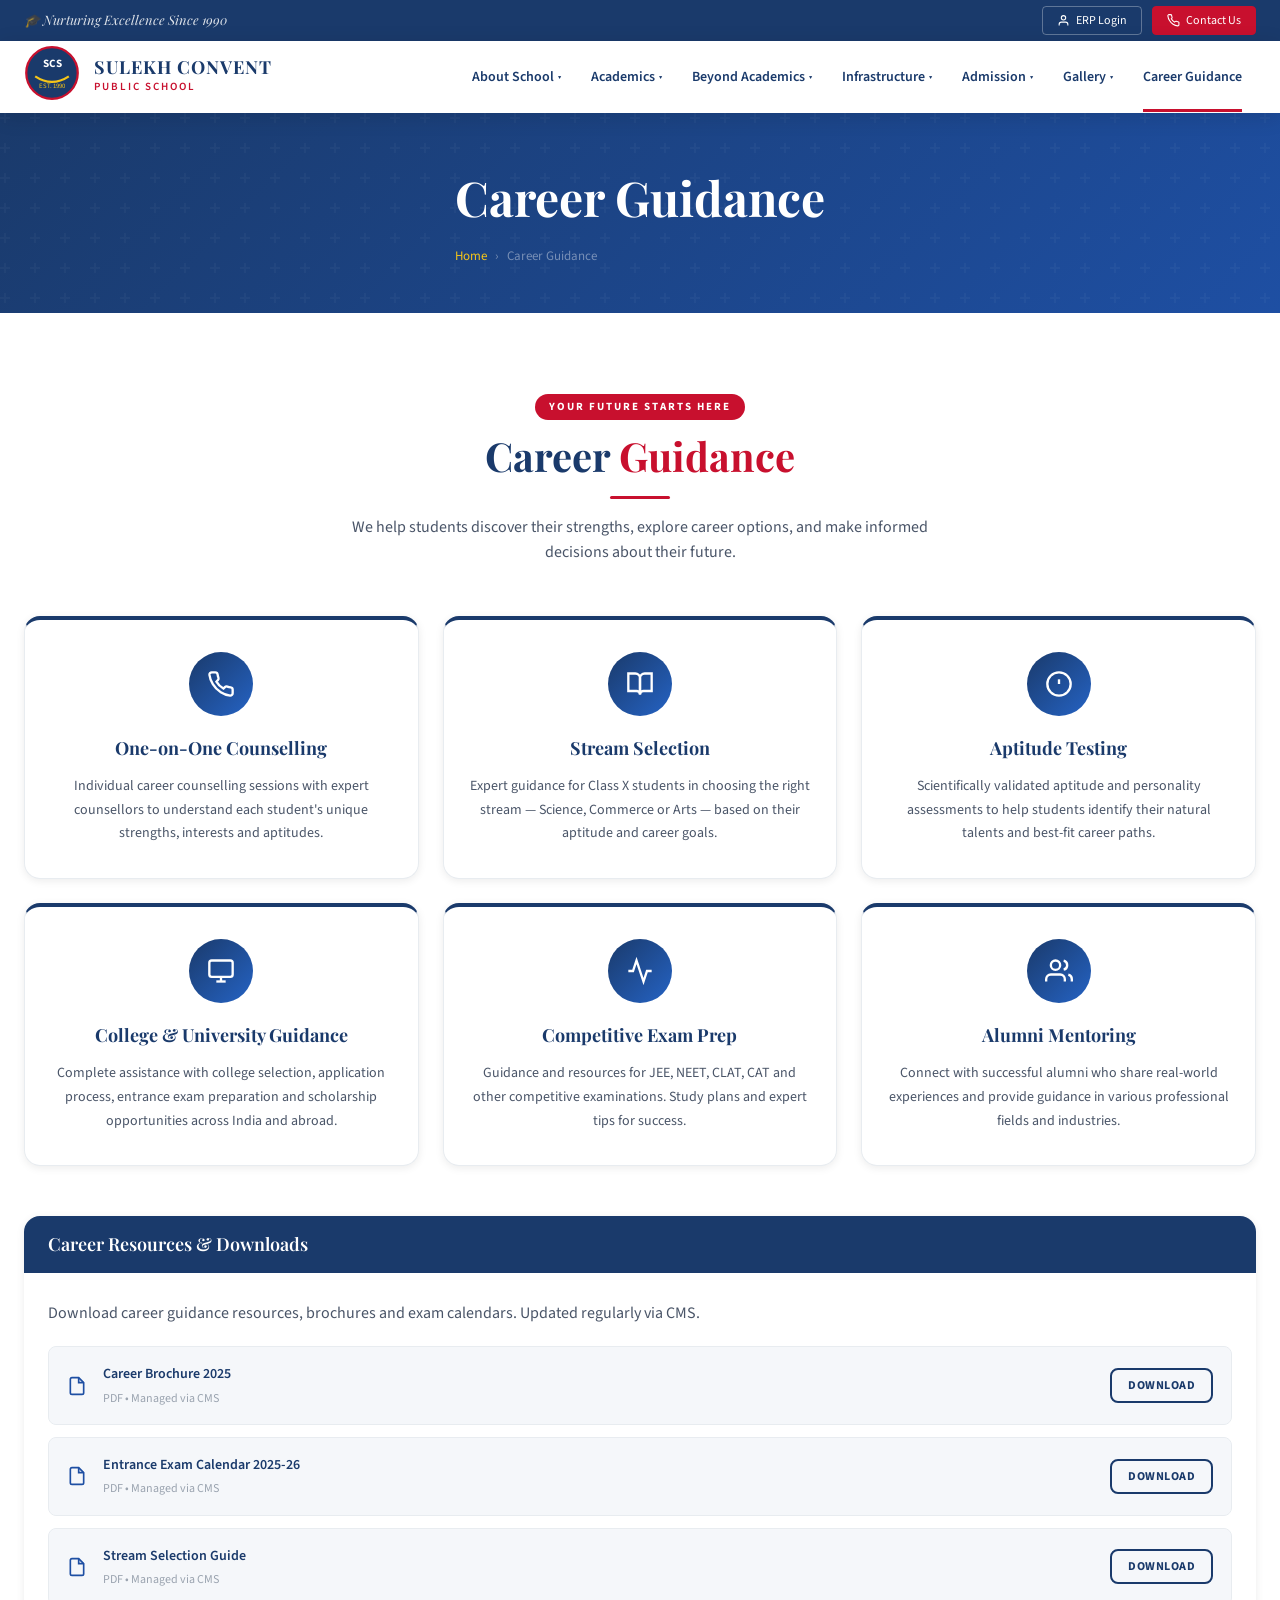
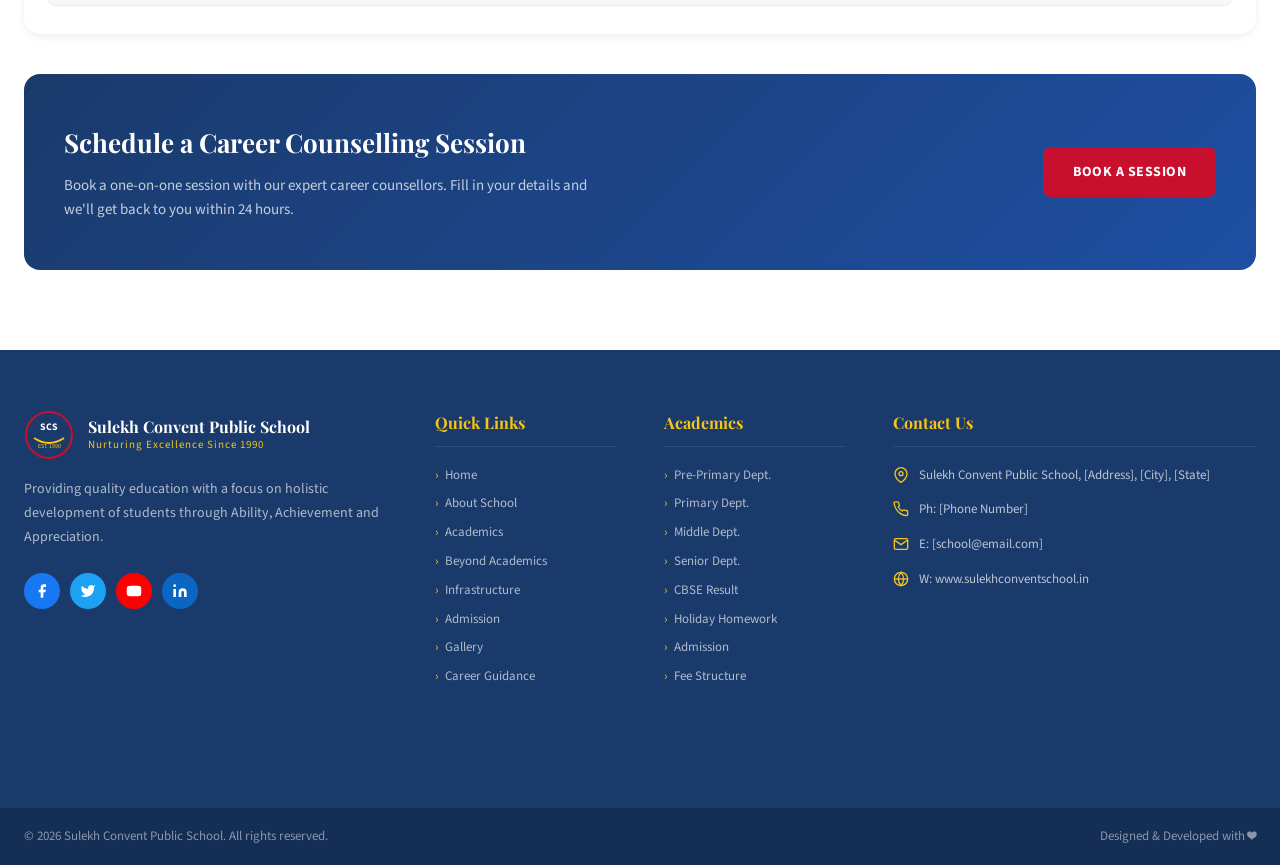
<file: career.html>
<!DOCTYPE html>
<html lang="en">
<head>
  <meta charset="UTF-8" />
  <meta name="viewport" content="width=device-width, initial-scale=1.0" />
  <title>Career Guidance - Sulekh Convent Public School</title>
  <link rel="stylesheet" href="common.css" />
  <link rel="stylesheet" href="about.css" />
  <link rel="stylesheet" href="career.css" />
</head>
<body>

  <div id="navbar-placeholder"></div>

  <div class="page-banner">
    <div class="page-banner-content">
      <h1>Career Guidance</h1>
      <nav class="breadcrumb">
        <a href="index.html">Home</a><span>›</span><span>Career Guidance</span>
      </nav>
    </div>
  </div>

  <section class="section">
    <div class="container">

      <!-- INTRO -->
      <div class="section-header animate-on-scroll">
        <span class="section-tag">Your Future Starts Here</span>
        <h2 class="section-title">Career <span>Guidance</span></h2>
        <div class="section-divider"></div>
        <p class="section-subtitle">
          We help students discover their strengths, explore career options, and make informed decisions about their future.
        </p>
      </div>

      <!-- CMS: Career guidance content blocks -->
      <div class="career-grid animate-on-scroll">

        <div class="career-card">
          <div class="career-icon">
            <svg viewBox="0 0 24 24" fill="none" stroke="currentColor" stroke-width="2">
              <path d="M22 16.92v3a2 2 0 0 1-2.18 2A19.79 19.79 0 0 1 11.82 19 19.5 19.5 0 0 1 5 12.18 19.79 19.79 0 0 1 2.09 4.18 2 2 0 0 1 4.07 2h3a2 2 0 0 1 2 1.72c.127.96.361 1.903.7 2.81a2 2 0 0 1-.45 2.11L8.09 9.91a16 16 0 0 0 6 6l1.27-1.27a2 2 0 0 1 2.11-.45c.907.339 1.85.573 2.81.7A2 2 0 0 1 22 16.92z"/>
            </svg>
          </div>
          <h3>One-on-One Counselling</h3>
          <!-- CMS: Content -->
          <p>Individual career counselling sessions with expert counsellors to understand each student's unique strengths, interests and aptitudes.</p>
        </div>

        <div class="career-card">
          <div class="career-icon">
            <svg viewBox="0 0 24 24" fill="none" stroke="currentColor" stroke-width="2">
              <path d="M2 3h6a4 4 0 0 1 4 4v14a3 3 0 0 0-3-3H2z"/>
              <path d="M22 3h-6a4 4 0 0 0-4 4v14a3 3 0 0 1 3-3h7z"/>
            </svg>
          </div>
          <h3>Stream Selection</h3>
          <!-- CMS: Content -->
          <p>Expert guidance for Class X students in choosing the right stream — Science, Commerce or Arts — based on their aptitude and career goals.</p>
        </div>

        <div class="career-card">
          <div class="career-icon">
            <svg viewBox="0 0 24 24" fill="none" stroke="currentColor" stroke-width="2">
              <circle cx="12" cy="12" r="10"/>
              <line x1="12" y1="8" x2="12" y2="12"/>
              <line x1="12" y1="16" x2="12.01" y2="16"/>
            </svg>
          </div>
          <h3>Aptitude Testing</h3>
          <!-- CMS: Content -->
          <p>Scientifically validated aptitude and personality assessments to help students identify their natural talents and best-fit career paths.</p>
        </div>

        <div class="career-card">
          <div class="career-icon">
            <svg viewBox="0 0 24 24" fill="none" stroke="currentColor" stroke-width="2">
              <rect x="2" y="3" width="20" height="14" rx="2" ry="2"/>
              <line x1="8" y1="21" x2="16" y2="21"/>
              <line x1="12" y1="17" x2="12" y2="21"/>
            </svg>
          </div>
          <h3>College &amp; University Guidance</h3>
          <!-- CMS: Content -->
          <p>Complete assistance with college selection, application process, entrance exam preparation and scholarship opportunities across India and abroad.</p>
        </div>

        <div class="career-card">
          <div class="career-icon">
            <svg viewBox="0 0 24 24" fill="none" stroke="currentColor" stroke-width="2">
              <polyline points="22 12 18 12 15 21 9 3 6 12 2 12"/>
            </svg>
          </div>
          <h3>Competitive Exam Prep</h3>
          <!-- CMS: Content -->
          <p>Guidance and resources for JEE, NEET, CLAT, CAT and other competitive examinations. Study plans and expert tips for success.</p>
        </div>

        <div class="career-card">
          <div class="career-icon">
            <svg viewBox="0 0 24 24" fill="none" stroke="currentColor" stroke-width="2">
              <path d="M17 21v-2a4 4 0 0 0-4-4H5a4 4 0 0 0-4 4v2"/>
              <circle cx="9" cy="7" r="4"/>
              <path d="M23 21v-2a4 4 0 0 0-3-3.87"/>
              <path d="M16 3.13a4 4 0 0 1 0 7.75"/>
            </svg>
          </div>
          <h3>Alumni Mentoring</h3>
          <!-- CMS: Content -->
          <p>Connect with successful alumni who share real-world experiences and provide guidance in various professional fields and industries.</p>
        </div>

      </div>

      <!-- CAREER RESOURCES -->
      <div class="content-box animate-on-scroll" style="margin-top:50px;">
        <div class="content-box-header">Career Resources &amp; Downloads</div>
        <div class="content-box-body">
          <!-- CMS: Downloadable resources -->
          <p style="color:var(--gray-dark);margin-bottom:20px;">
            Download career guidance resources, brochures and exam calendars. Updated regularly via CMS.
          </p>
          <div class="resources-list" id="resourcesList">
            <div class="resource-item">
              <svg viewBox="0 0 24 24" fill="none" stroke="currentColor" stroke-width="2" width="20" height="20">
                <path d="M14 2H6a2 2 0 0 0-2 2v16a2 2 0 0 0 2 2h12a2 2 0 0 0 2-2V8z"/>
                <polyline points="14 2 14 8 20 8"/>
              </svg>
              <div class="resource-info">
                <span class="resource-title">Career Brochure 2025</span>
                <span class="resource-sub">PDF • Managed via CMS</span>
              </div>
              <a href="#" class="btn btn-outline" style="padding:6px 16px;font-size:12px;">Download</a>
            </div>
            <div class="resource-item">
              <svg viewBox="0 0 24 24" fill="none" stroke="currentColor" stroke-width="2" width="20" height="20">
                <path d="M14 2H6a2 2 0 0 0-2 2v16a2 2 0 0 0 2 2h12a2 2 0 0 0 2-2V8z"/>
                <polyline points="14 2 14 8 20 8"/>
              </svg>
              <div class="resource-info">
                <span class="resource-title">Entrance Exam Calendar 2025-26</span>
                <span class="resource-sub">PDF • Managed via CMS</span>
              </div>
              <a href="#" class="btn btn-outline" style="padding:6px 16px;font-size:12px;">Download</a>
            </div>
            <div class="resource-item">
              <svg viewBox="0 0 24 24" fill="none" stroke="currentColor" stroke-width="2" width="20" height="20">
                <path d="M14 2H6a2 2 0 0 0-2 2v16a2 2 0 0 0 2 2h12a2 2 0 0 0 2-2V8z"/>
                <polyline points="14 2 14 8 20 8"/>
              </svg>
              <div class="resource-info">
                <span class="resource-title">Stream Selection Guide</span>
                <span class="resource-sub">PDF • Managed via CMS</span>
              </div>
              <a href="#" class="btn btn-outline" style="padding:6px 16px;font-size:12px;">Download</a>
            </div>
          </div>
        </div>
      </div>

      <!-- SCHEDULE COUNSELLING -->
      <div class="counselling-cta animate-on-scroll">
        <div class="cta-text">
          <h3>Schedule a Career Counselling Session</h3>
          <!-- CMS: CTA text -->
          <p>Book a one-on-one session with our expert career counsellors. Fill in your details and we'll get back to you within 24 hours.</p>
        </div>
        <a href="admission.html#enquiry" class="btn btn-red">Book a Session</a>
      </div>

    </div>
  </section>

  <div id="footer-placeholder"></div>
  <button class="scroll-top" id="scrollTop" aria-label="Scroll to top">
    <svg viewBox="0 0 24 24" fill="none" stroke="currentColor" stroke-width="2.5" width="20" height="20">
      <polyline points="18 15 12 9 6 15"/>
    </svg>
  </button>

  <script src="cms-config.js"></script>
  <script src="common.js"></script>
  <script src="about.js"></script>
  <script src="career.js"></script>
</body>
</html>
</file>
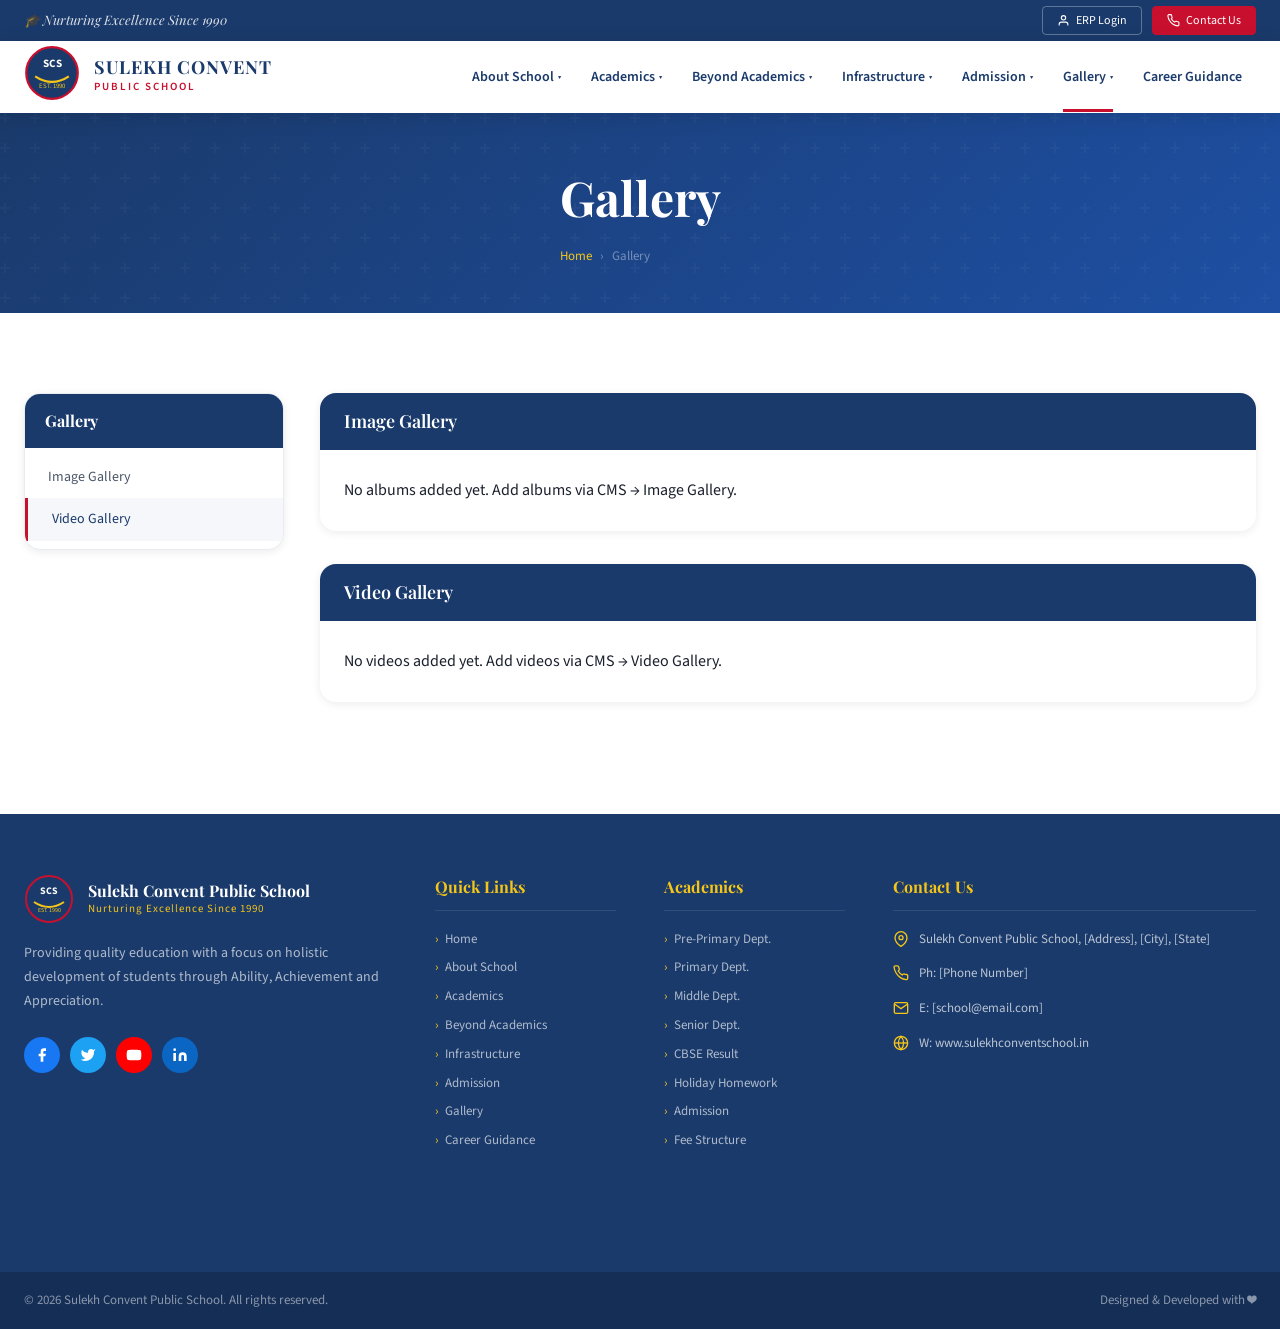
<file: gallery.html>
<!DOCTYPE html>
<html lang="en">
<head>
  <meta charset="UTF-8" />
  <meta name="viewport" content="width=device-width, initial-scale=1.0" />
  <title>Gallery - Sulekh Convent Public School</title>
  <link rel="stylesheet" href="common.css" />
  <link rel="stylesheet" href="about.css" />
  <link rel="stylesheet" href="gallery.css" />
</head>
<body>

  <div id="navbar-placeholder"></div>

  <div class="page-banner">
    <div class="page-banner-content">
      <h1>Gallery</h1>
      <nav class="breadcrumb">
        <a href="index.html">Home</a><span>›</span><span>Gallery</span>
      </nav>
    </div>
  </div>

  <section class="section">
    <div class="container">
      <div class="inner-layout">

        <aside class="inner-sidebar">
          <nav class="sidebar-nav">
            <h3 class="sidebar-heading">Gallery</h3>
            <ul>
              <li><a href="#images" class="sidebar-link">Image Gallery</a></li>
              <li><a href="#videos" class="sidebar-link">Video Gallery</a></li>
            </ul>
          </nav>
        </aside>

        <main class="inner-main">

          <!-- IMAGE GALLERY -->
          <div class="content-box animate-on-scroll" id="images">
            <div class="content-box-header">Image Gallery</div>
            <div class="content-box-body">
              <!-- All loaded from Google Sheets via gallery.js -->
              <div class="gallery-albums-grid" id="galleryAlbumsGrid">
                <div class="album-card skeleton" style="min-height:220px;"></div>
                <div class="album-card skeleton" style="min-height:220px;"></div>
                <div class="album-card skeleton" style="min-height:220px;"></div>
              </div>
              <div class="empty-state" id="albumsEmpty" style="display:none;">
                No albums added yet. Add albums via CMS → Image Gallery.
              </div>
            </div>
          </div>

          <!-- VIDEO GALLERY -->
          <div class="content-box animate-on-scroll" id="videos">
            <div class="content-box-header">Video Gallery</div>
            <div class="content-box-body">
              <!-- All loaded from Google Sheets via gallery.js -->
              <div class="videos-grid" id="videosGrid">
                <div class="video-card skeleton" style="min-height:180px;"></div>
                <div class="video-card skeleton" style="min-height:180px;"></div>
                <div class="video-card skeleton" style="min-height:180px;"></div>
              </div>
              <div class="empty-state" id="videosEmpty" style="display:none;">
                No videos added yet. Add videos via CMS → Video Gallery.
              </div>
            </div>
          </div>

        </main>
      </div>
    </div>
  </section>

  <!-- LIGHTBOX -->
  <div class="lightbox" id="lightbox" onclick="closeLightbox(event)">
    <button class="lightbox-close" onclick="closeLightbox()">✕</button>
    <div class="lightbox-content" id="lightboxContent"></div>
  </div>

  <div id="footer-placeholder"></div>
  <button class="scroll-top" id="scrollTop" aria-label="Scroll to top">
    <svg viewBox="0 0 24 24" fill="none" stroke="currentColor" stroke-width="2.5" width="20" height="20">
      <polyline points="18 15 12 9 6 15"/>
    </svg>
  </button>

  <script src="cms-config.js"></script>
  <script src="common.js"></script>
  <script src="about.js"></script>
  <script src="gallery.js"></script>
</body>
</html>
</file>
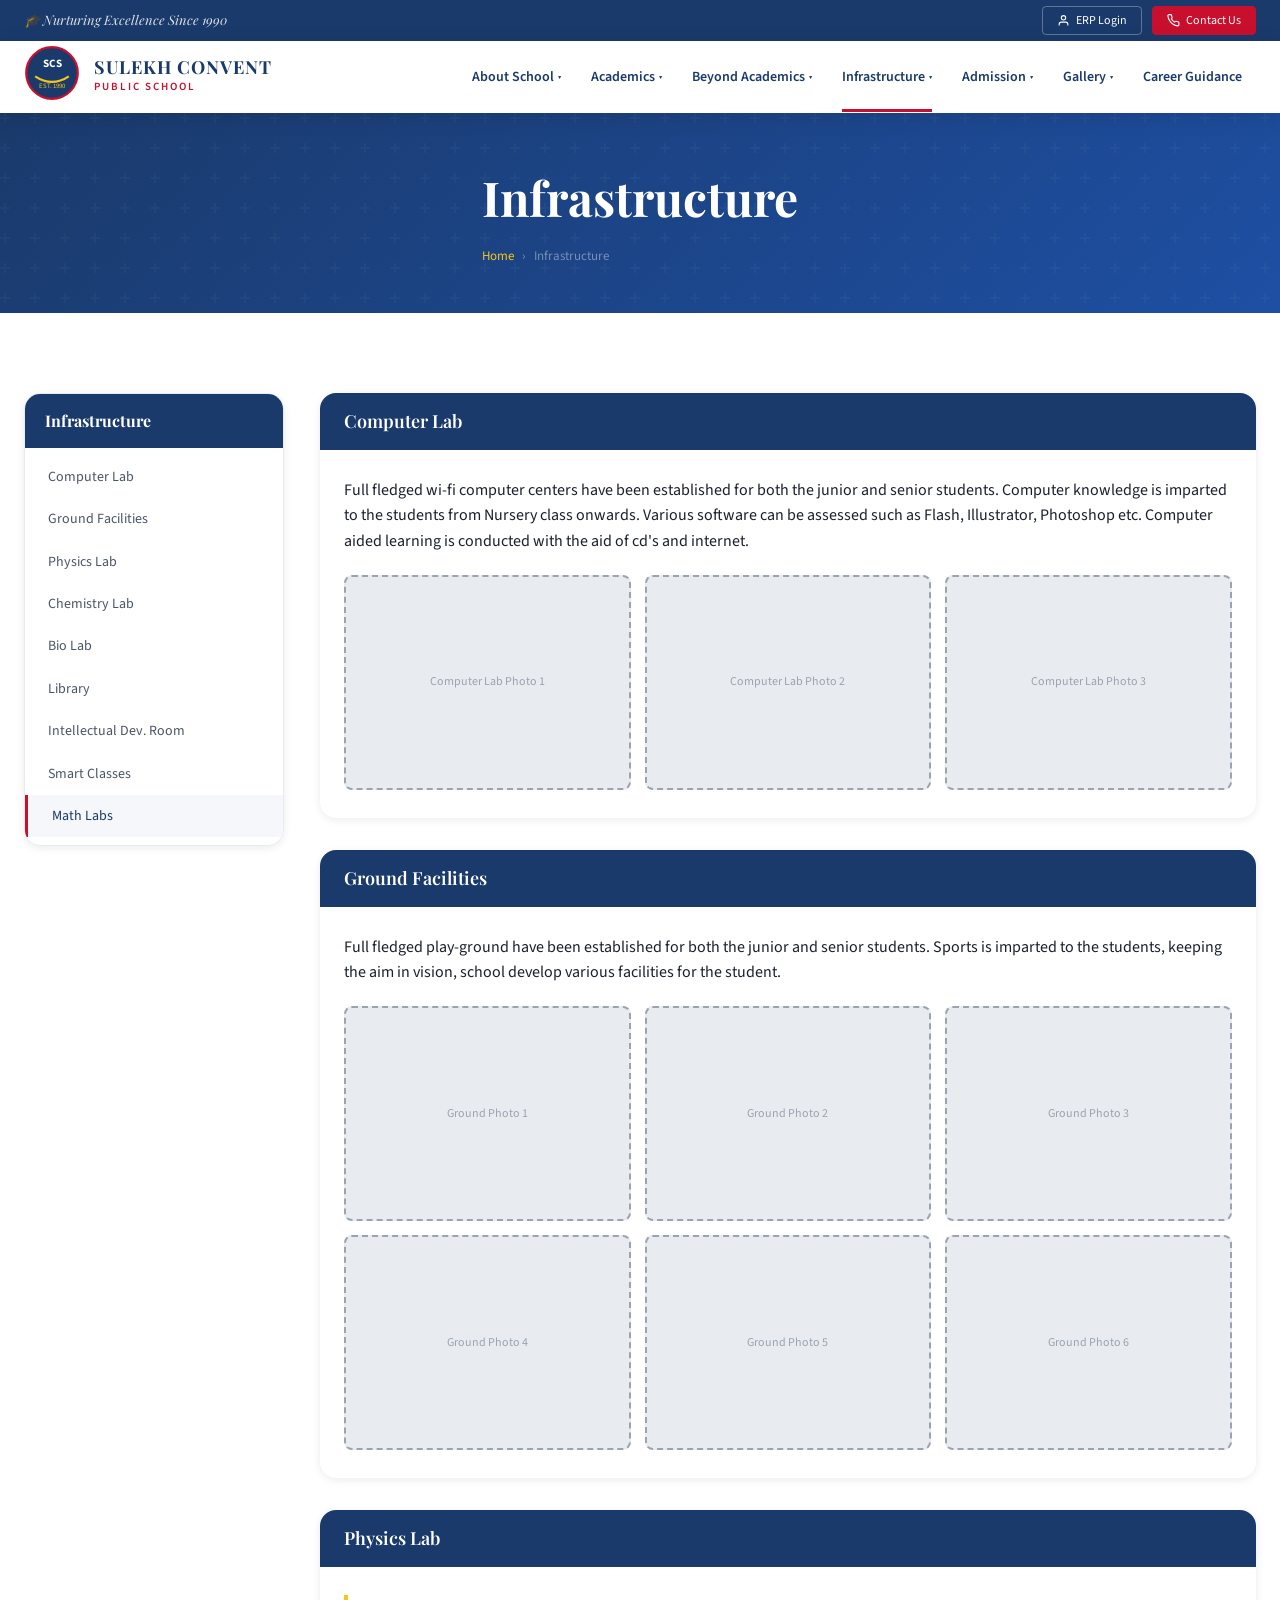
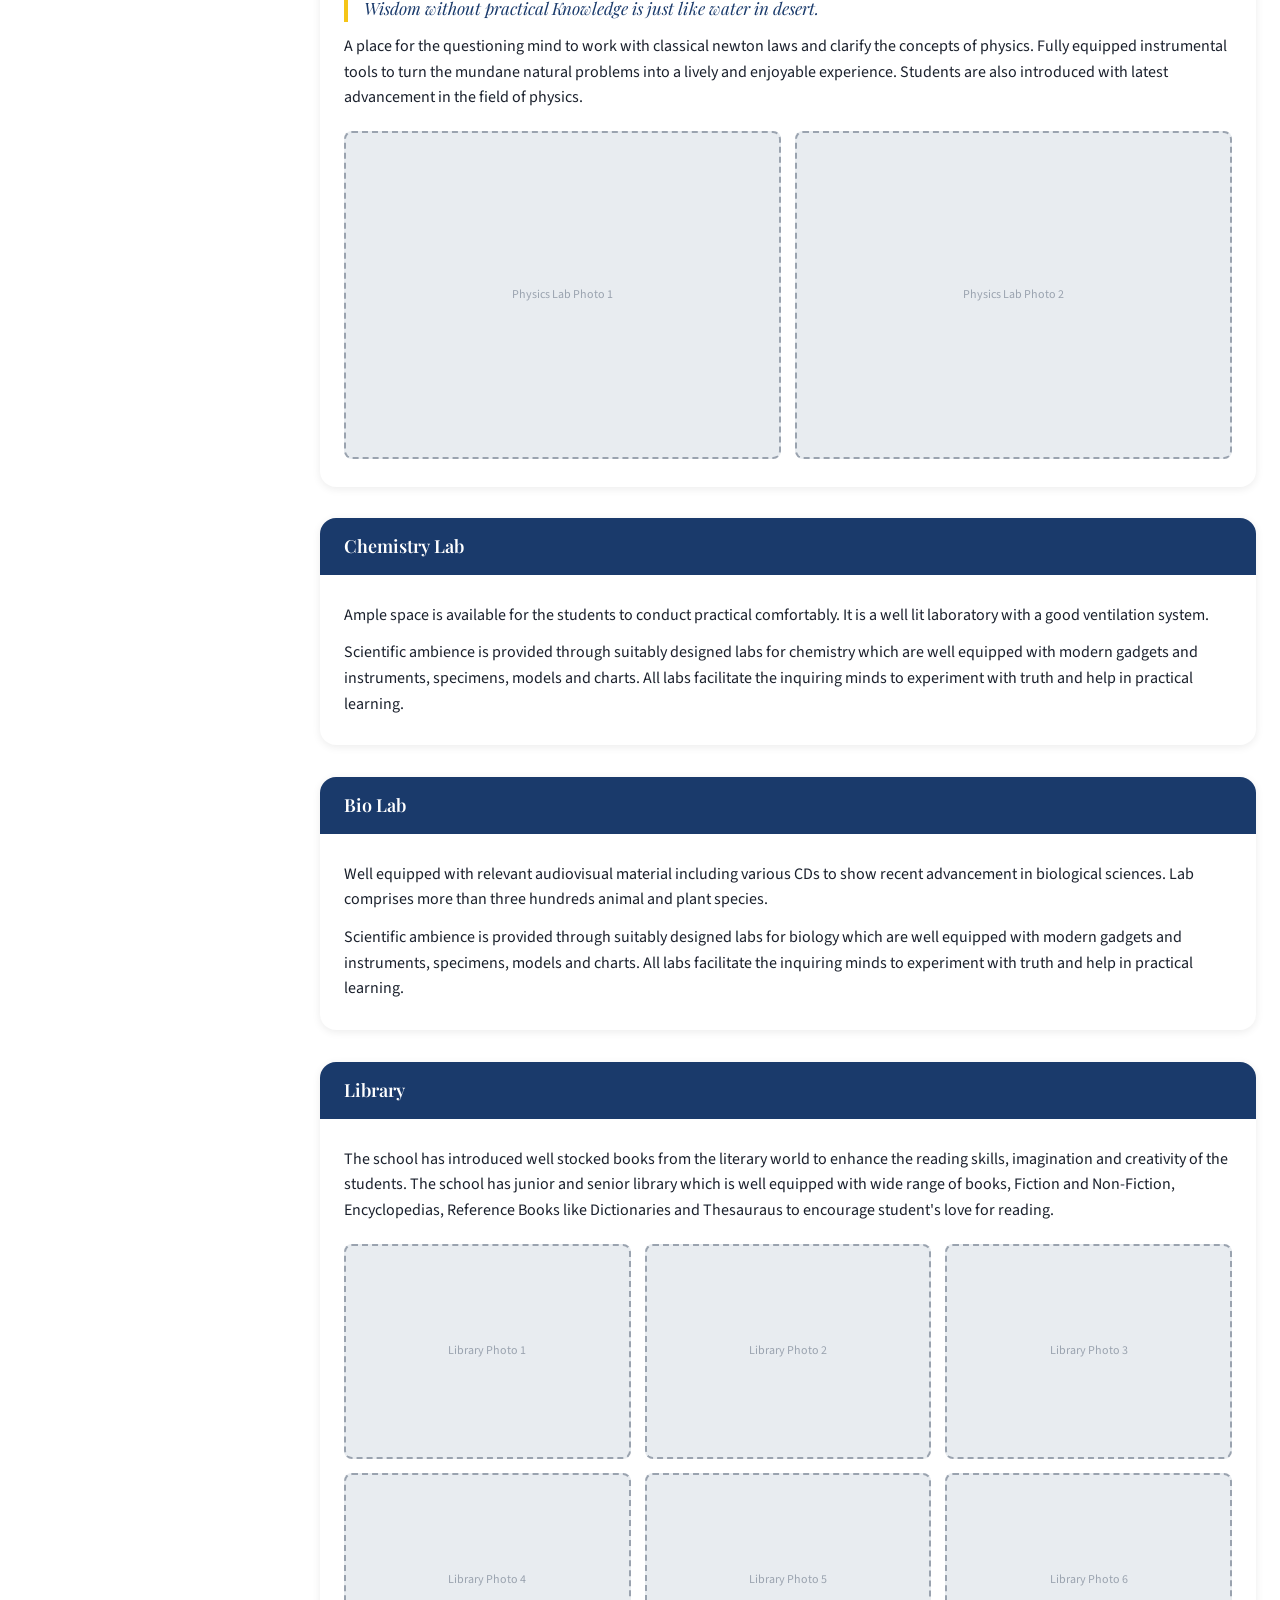
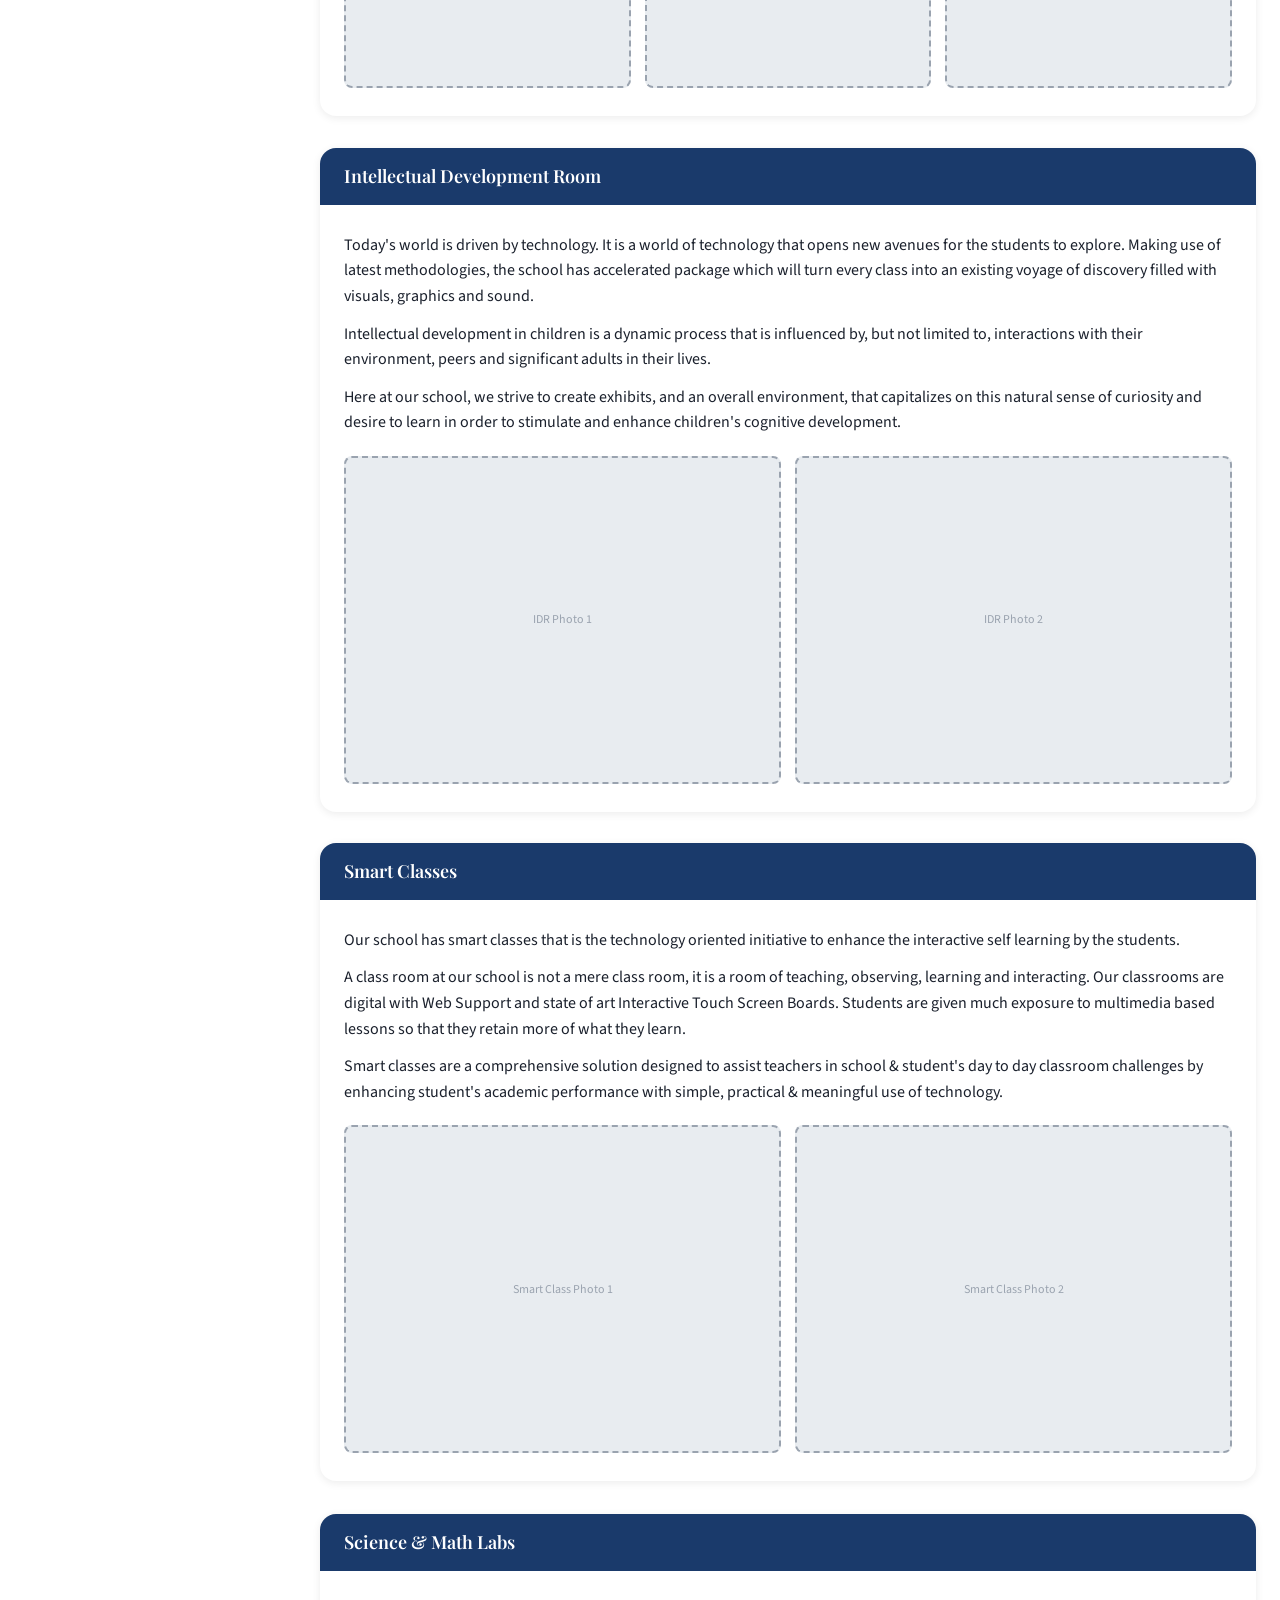
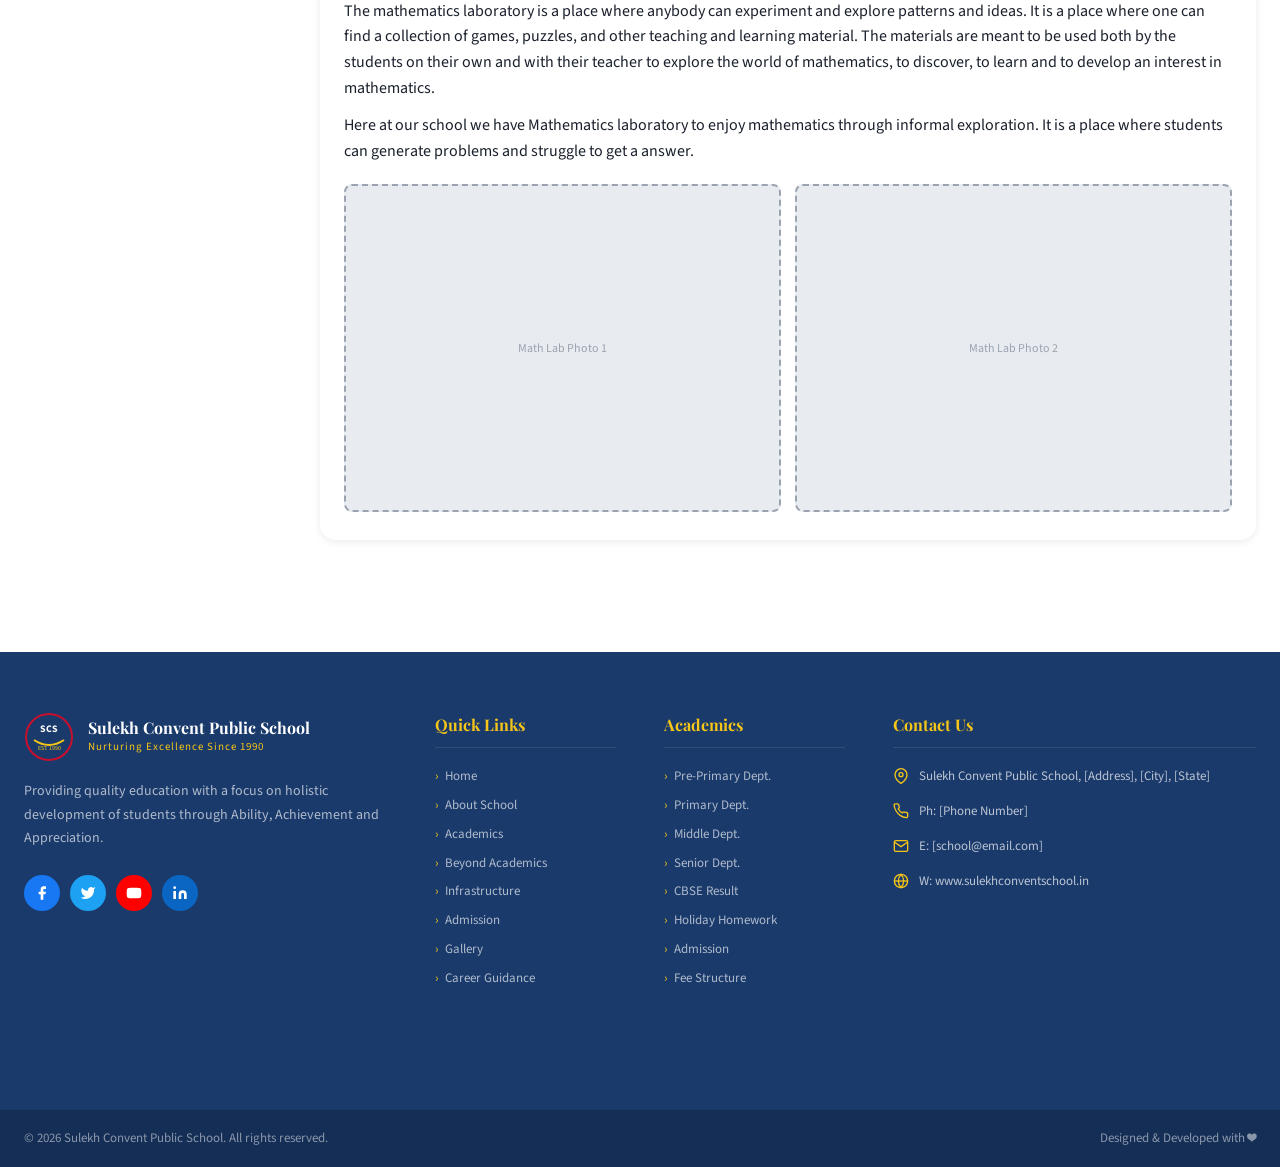
<file: infrastructure.html>
<!DOCTYPE html>
<html lang="en">
<head>
  <meta charset="UTF-8" />
  <meta name="viewport" content="width=device-width, initial-scale=1.0" />
  <title>Infrastructure - Sulekh Convent Public School</title>
  <link rel="stylesheet" href="common.css" />
  <link rel="stylesheet" href="about.css" />
  <link rel="stylesheet" href="infrastructure.css" />
</head>
<body>

  <div id="navbar-placeholder"></div>

  <div class="page-banner">
    <div class="page-banner-content">
      <h1>Infrastructure</h1>
      <nav class="breadcrumb">
        <a href="index.html">Home</a><span>›</span><span>Infrastructure</span>
      </nav>
    </div>
  </div>

  <section class="section">
    <div class="container">
      <div class="inner-layout">

        <aside class="inner-sidebar">
          <nav class="sidebar-nav">
            <h3 class="sidebar-heading">Infrastructure</h3>
            <ul>
              <li><a href="#computerlab" class="sidebar-link">Computer Lab</a></li>
              <li><a href="#ground" class="sidebar-link">Ground Facilities</a></li>
              <li><a href="#physics" class="sidebar-link">Physics Lab</a></li>
              <li><a href="#chemistry" class="sidebar-link">Chemistry Lab</a></li>
              <li><a href="#biolab" class="sidebar-link">Bio Lab</a></li>
              <li><a href="#library" class="sidebar-link">Library</a></li>
              <li><a href="#idr" class="sidebar-link">Intellectual Dev. Room</a></li>
              <li><a href="#smart" class="sidebar-link">Smart Classes</a></li>
              <li><a href="#mathlab" class="sidebar-link">Math Labs</a></li>
            </ul>
          </nav>
        </aside>

        <main class="inner-main">

          <!-- COMPUTER LAB -->
          <div class="content-box animate-on-scroll" id="computerlab">
            <div class="content-box-header">Computer Lab</div>
            <div class="content-box-body">
              <p>Full fledged wi-fi computer centers have been established for both the junior and senior students. Computer knowledge is imparted to the students from Nursery class onwards. Various software can be assessed such as Flash, Illustrator, Photoshop etc. Computer aided learning is conducted with the aid of cd's and internet.</p>
              <!-- CMS: Computer lab images -->
              <div class="infra-gallery" id="computerLabGallery">
                <div class="infra-img-placeholder"><span>Computer Lab Photo 1</span></div>
                <div class="infra-img-placeholder"><span>Computer Lab Photo 2</span></div>
                <div class="infra-img-placeholder"><span>Computer Lab Photo 3</span></div>
              </div>
            </div>
          </div>

          <!-- GROUND FACILITIES -->
          <div class="content-box animate-on-scroll" id="ground">
            <div class="content-box-header">Ground Facilities</div>
            <div class="content-box-body">
              <p>Full fledged play-ground have been established for both the junior and senior students. Sports is imparted to the students, keeping the aim in vision, school develop various facilities for the student.</p>
              <!-- CMS: Ground images -->
              <div class="infra-gallery" id="groundGallery">
                <div class="infra-img-placeholder"><span>Ground Photo 1</span></div>
                <div class="infra-img-placeholder"><span>Ground Photo 2</span></div>
                <div class="infra-img-placeholder"><span>Ground Photo 3</span></div>
                <div class="infra-img-placeholder"><span>Ground Photo 4</span></div>
                <div class="infra-img-placeholder"><span>Ground Photo 5</span></div>
                <div class="infra-img-placeholder"><span>Ground Photo 6</span></div>
              </div>
            </div>
          </div>

          <!-- PHYSICS LAB -->
          <div class="content-box animate-on-scroll" id="physics">
            <div class="content-box-header">Physics Lab</div>
            <div class="content-box-body">
              <p class="infra-motto">Wisdom without practical Knowledge is just like water in desert.</p>
              <p style="margin-top:12px;">A place for the questioning mind to work with classical newton laws and clarify the concepts of physics. Fully equipped instrumental tools to turn the mundane natural problems into a lively and enjoyable experience. Students are also introduced with latest advancement in the field of physics.</p>
              <!-- CMS: Physics lab images -->
              <div class="infra-gallery two-col" id="physicsGallery">
                <div class="infra-img-placeholder"><span>Physics Lab Photo 1</span></div>
                <div class="infra-img-placeholder"><span>Physics Lab Photo 2</span></div>
              </div>
            </div>
          </div>

          <!-- CHEMISTRY LAB -->
          <div class="content-box animate-on-scroll" id="chemistry">
            <div class="content-box-header">Chemistry Lab</div>
            <div class="content-box-body">
              <p>Ample space is available for the students to conduct practical comfortably. It is a well lit laboratory with a good ventilation system.</p>
              <p style="margin-top:12px;">Scientific ambience is provided through suitably designed labs for chemistry which are well equipped with modern gadgets and instruments, specimens, models and charts. All labs facilitate the inquiring minds to experiment with truth and help in practical learning.</p>
            </div>
          </div>

          <!-- BIO LAB -->
          <div class="content-box animate-on-scroll" id="biolab">
            <div class="content-box-header">Bio Lab</div>
            <div class="content-box-body">
              <p>Well equipped with relevant audiovisual material including various CDs to show recent advancement in biological sciences. Lab comprises more than three hundreds animal and plant species.</p>
              <p style="margin-top:12px;">Scientific ambience is provided through suitably designed labs for biology which are well equipped with modern gadgets and instruments, specimens, models and charts. All labs facilitate the inquiring minds to experiment with truth and help in practical learning.</p>
            </div>
          </div>

          <!-- LIBRARY -->
          <div class="content-box animate-on-scroll" id="library">
            <div class="content-box-header">Library</div>
            <div class="content-box-body">
              <p>The school has introduced well stocked books from the literary world to enhance the reading skills, imagination and creativity of the students. The school has junior and senior library which is well equipped with wide range of books, Fiction and Non-Fiction, Encyclopedias, Reference Books like Dictionaries and Thesauraus to encourage student's love for reading.</p>
              <!-- CMS: Library images -->
              <div class="infra-gallery" id="libraryGallery">
                <div class="infra-img-placeholder"><span>Library Photo 1</span></div>
                <div class="infra-img-placeholder"><span>Library Photo 2</span></div>
                <div class="infra-img-placeholder"><span>Library Photo 3</span></div>
                <div class="infra-img-placeholder"><span>Library Photo 4</span></div>
                <div class="infra-img-placeholder"><span>Library Photo 5</span></div>
                <div class="infra-img-placeholder"><span>Library Photo 6</span></div>
              </div>
            </div>
          </div>

          <!-- INTELLECTUAL DEVELOPMENT ROOM -->
          <div class="content-box animate-on-scroll" id="idr">
            <div class="content-box-header">Intellectual Development Room</div>
            <div class="content-box-body">
              <p>Today's world is driven by technology. It is a world of technology that opens new avenues for the students to explore. Making use of latest methodologies, the school has accelerated package which will turn every class into an existing voyage of discovery filled with visuals, graphics and sound.</p>
              <p style="margin-top:12px;">Intellectual development in children is a dynamic process that is influenced by, but not limited to, interactions with their environment, peers and significant adults in their lives.</p>
              <p style="margin-top:12px;">Here at our school, we strive to create exhibits, and an overall environment, that capitalizes on this natural sense of curiosity and desire to learn in order to stimulate and enhance children's cognitive development.</p>
              <!-- CMS: IDR images -->
              <div class="infra-gallery two-col" id="idrGallery">
                <div class="infra-img-placeholder"><span>IDR Photo 1</span></div>
                <div class="infra-img-placeholder"><span>IDR Photo 2</span></div>
              </div>
            </div>
          </div>

          <!-- SMART CLASSES -->
          <div class="content-box animate-on-scroll" id="smart">
            <div class="content-box-header">Smart Classes</div>
            <div class="content-box-body">
              <p>Our school has smart classes that is the technology oriented initiative to enhance the interactive self learning by the students.</p>
              <p style="margin-top:12px;">A class room at our school is not a mere class room, it is a room of teaching, observing, learning and interacting. Our classrooms are digital with Web Support and state of art Interactive Touch Screen Boards. Students are given much exposure to multimedia based lessons so that they retain more of what they learn.</p>
              <p style="margin-top:12px;">Smart classes are a comprehensive solution designed to assist teachers in school &amp; student's day to day classroom challenges by enhancing student's academic performance with simple, practical &amp; meaningful use of technology.</p>
              <!-- CMS: Smart class images -->
              <div class="infra-gallery two-col" id="smartGallery">
                <div class="infra-img-placeholder"><span>Smart Class Photo 1</span></div>
                <div class="infra-img-placeholder"><span>Smart Class Photo 2</span></div>
              </div>
            </div>
          </div>

          <!-- MATH LABS -->
          <div class="content-box animate-on-scroll" id="mathlab">
            <div class="content-box-header">Science &amp; Math Labs</div>
            <div class="content-box-body">
              <p>The mathematics laboratory is a place where anybody can experiment and explore patterns and ideas. It is a place where one can find a collection of games, puzzles, and other teaching and learning material. The materials are meant to be used both by the students on their own and with their teacher to explore the world of mathematics, to discover, to learn and to develop an interest in mathematics.</p>
              <p style="margin-top:12px;">Here at our school we have Mathematics laboratory to enjoy mathematics through informal exploration. It is a place where students can generate problems and struggle to get a answer.</p>
              <!-- CMS: Math lab images -->
              <div class="infra-gallery two-col" id="mathGallery">
                <div class="infra-img-placeholder"><span>Math Lab Photo 1</span></div>
                <div class="infra-img-placeholder"><span>Math Lab Photo 2</span></div>
              </div>
            </div>
          </div>

        </main>
      </div>
    </div>
  </section>

  <div id="footer-placeholder"></div>
  <button class="scroll-top" id="scrollTop" aria-label="Scroll to top">
    <svg viewBox="0 0 24 24" fill="none" stroke="currentColor" stroke-width="2.5" width="20" height="20"><polyline points="18 15 12 9 6 15"/></svg>
  </button>

  <script src="cms-config.js"></script>
  <script src="common.js"></script>
  <script src="about.js"></script>
  <script src="infrastructure.js"></script>
</body>
</html>
</file>
<file: common.css>
/* ============================================
   COMMON.CSS - Shared styles for all pages
   Sulekh Convent Public School
   ============================================ */

@import url('https://fonts.googleapis.com/css2?family=Playfair+Display:wght@400;600;700&family=Source+Sans+3:wght@300;400;600;700&display=swap');

/* ---- CSS Variables ---- */
:root {
  --blue-dark:   #1a3a6b;
  --blue-mid:    #1e4fa3;
  --blue-light:  #2563c4;
  --red:         #c8102e;
  --red-dark:    #a00e25;
  --gold:        #f5c518;
  --white:       #ffffff;
  --off-white:   #f5f7fa;
  --gray-light:  #e8ecf0;
  --gray:        #9aa3af;
  --gray-dark:   #4a5568;
  --text:        #1a202c;
  --shadow-sm:   0 2px 8px rgba(0,0,0,0.08);
  --shadow-md:   0 4px 20px rgba(0,0,0,0.12);
  --shadow-lg:   0 8px 40px rgba(0,0,0,0.16);
  --radius:      8px;
  --radius-lg:   16px;
  --transition:  all 0.3s ease;
  --font-display: 'Playfair Display', Georgia, serif;
  --font-body:    'Source Sans 3', sans-serif;
}

/* ---- Reset & Base ---- */
*, *::before, *::after { box-sizing: border-box; margin: 0; padding: 0; }

html { scroll-behavior: smooth; }

body {
  font-family: var(--font-body);
  color: var(--text);
  background: var(--white);
  line-height: 1.6;
  font-size: 16px;
  overflow-x: hidden;
}

a { text-decoration: none; color: inherit; }
img { max-width: 100%; height: auto; display: block; }
ul { list-style: none; }

/* ---- TOP BAR ---- */
.top-bar {
  background: var(--blue-dark);
  color: var(--white);
  font-size: 13px;
  padding: 6px 0;
}

.top-bar-inner {
  max-width: 1280px;
  margin: 0 auto;
  padding: 0 24px;
  display: flex;
  align-items: center;
  justify-content: space-between;
}

.top-tagline { opacity: 0.85; font-family: var(--font-display); font-style: italic; }

.top-actions { display: flex; gap: 10px; }

.btn-top {
  display: inline-flex;
  align-items: center;
  gap: 6px;
  padding: 4px 14px;
  border: 1px solid rgba(255,255,255,0.3);
  border-radius: 4px;
  font-size: 12px;
  color: var(--white);
  transition: var(--transition);
  font-family: var(--font-body);
}

.btn-top:hover { background: rgba(255,255,255,0.15); }

.btn-contact {
  background: var(--red);
  border-color: var(--red);
}
.btn-contact:hover { background: var(--red-dark); border-color: var(--red-dark); }

/* ---- NAVBAR ---- */
.navbar {
  background: var(--white);
  box-shadow: var(--shadow-md);
  position: sticky;
  top: 0;
  z-index: 1000;
}

.navbar-inner {
  max-width: 1280px;
  margin: 0 auto;
  padding: 0 24px;
  display: flex;
  align-items: center;
  justify-content: space-between;
  min-height: 72px;
}

/* Brand */
.brand {
  display: flex;
  align-items: center;
  gap: 14px;
}

.brand-logo svg { width: 56px; height: 56px; }

.brand-text {
  display: flex;
  flex-direction: column;
}

.brand-name {
  font-family: var(--font-display);
  font-size: 18px;
  font-weight: 700;
  color: var(--blue-dark);
  letter-spacing: 1px;
  line-height: 1.1;
}

.brand-sub {
  font-size: 11px;
  color: var(--red);
  letter-spacing: 2px;
  font-weight: 600;
  text-transform: uppercase;
}

/* Nav Menu */
.nav-menu {
  display: flex;
  align-items: center;
  gap: 2px;
}

.nav-item { position: relative; }

.nav-link {
  display: flex;
  align-items: center;
  gap: 4px;
  padding: 24px 14px;
  font-size: 14px;
  font-weight: 600;
  color: var(--blue-dark);
  transition: var(--transition);
  white-space: nowrap;
  cursor: pointer;
  position: relative;
}

.nav-link::after {
  content: '';
  position: absolute;
  bottom: 0;
  left: 14px;
  right: 14px;
  height: 3px;
  background: var(--red);
  transform: scaleX(0);
  transition: transform 0.3s ease;
}

.nav-item:hover .nav-link::after,
.nav-item.active .nav-link::after { transform: scaleX(1); }

.nav-link:hover, .nav-item:hover > .nav-link { color: var(--blue-mid); }

.arrow { font-size: 10px; transition: transform 0.3s; }
.nav-item:hover .arrow { transform: rotate(180deg); }

/* Dropdown */
.dropdown {
  position: absolute;
  top: 100%;
  left: 0;
  background: var(--blue-dark);
  min-width: 220px;
  border-radius: 0 0 var(--radius) var(--radius);
  box-shadow: var(--shadow-lg);
  opacity: 0;
  visibility: hidden;
  transform: translateY(-8px);
  transition: all 0.25s ease;
  z-index: 999;
}

.nav-item:hover .dropdown {
  opacity: 1;
  visibility: visible;
  transform: translateY(0);
}

.dropdown li a {
  display: block;
  padding: 10px 18px;
  font-size: 13px;
  color: rgba(255,255,255,0.85);
  border-left: 3px solid transparent;
  transition: var(--transition);
}

.dropdown li a:hover {
  background: rgba(255,255,255,0.08);
  color: var(--gold);
  border-left-color: var(--gold);
  padding-left: 22px;
}

/* Hamburger */
.hamburger {
  display: none;
  flex-direction: column;
  gap: 5px;
  background: none;
  border: none;
  cursor: pointer;
  padding: 8px;
}

.hamburger span {
  display: block;
  width: 26px;
  height: 2px;
  background: var(--blue-dark);
  transition: var(--transition);
}

/* ---- PAGE BANNER (inner pages) ---- */
.page-banner {
  background: linear-gradient(135deg, var(--blue-dark) 0%, var(--blue-mid) 100%);
  position: relative;
  overflow: hidden;
  min-height: 200px;
  display: flex;
  align-items: center;
}

.page-banner::before {
  content: '';
  position: absolute;
  inset: 0;
  background: url("data:image/svg+xml,%3Csvg width='60' height='60' viewBox='0 0 60 60' xmlns='http://www.w3.org/2000/svg'%3E%3Cg fill='none' fill-rule='evenodd'%3E%3Cg fill='%23ffffff' fill-opacity='0.03'%3E%3Cpath d='M36 34v-4h-2v4h-4v2h4v4h2v-4h4v-2h-4zm0-30V0h-2v4h-4v2h4v4h2V6h4V4h-4zM6 34v-4H4v4H0v2h4v4h2v-4h4v-2H6zM6 4V0H4v4H0v2h4v4h2V6h4V4H6z'/%3E%3C/g%3E%3C/g%3E%3C/svg%3E");
}

.page-banner-img {
  position: absolute;
  inset: 0;
  width: 100%;
  height: 100%;
  object-fit: cover;
  opacity: 0.2;
}

.page-banner-content {
  position: relative;
  z-index: 1;
  max-width: 1280px;
  margin: 0 auto;
  padding: 40px 24px;
}

.page-banner h1 {
  font-family: var(--font-display);
  font-size: clamp(28px, 4vw, 48px);
  color: var(--white);
  margin-bottom: 10px;
}

.breadcrumb {
  display: flex;
  align-items: center;
  gap: 8px;
  font-size: 13px;
  color: rgba(255,255,255,0.7);
}

.breadcrumb a { color: var(--gold); }
.breadcrumb span { color: rgba(255,255,255,0.4); }

/* ---- SECTION STYLES ---- */
.section { padding: 80px 0; }
.section-alt { background: var(--off-white); }

.container {
  max-width: 1280px;
  margin: 0 auto;
  padding: 0 24px;
}

.section-header { text-align: center; margin-bottom: 50px; }

.section-tag {
  display: inline-block;
  background: var(--red);
  color: var(--white);
  font-size: 11px;
  font-weight: 700;
  letter-spacing: 2px;
  text-transform: uppercase;
  padding: 4px 14px;
  border-radius: 20px;
  margin-bottom: 12px;
}

.section-title {
  font-family: var(--font-display);
  font-size: clamp(26px, 3.5vw, 40px);
  color: var(--blue-dark);
  margin-bottom: 16px;
  line-height: 1.2;
}

.section-title span { color: var(--red); }

.section-divider {
  width: 60px;
  height: 3px;
  background: var(--red);
  margin: 0 auto 16px;
  border-radius: 2px;
}

.section-subtitle {
  font-size: 16px;
  color: var(--gray-dark);
  max-width: 600px;
  margin: 0 auto;
}

/* ---- CONTENT BOX (inner page sections) ---- */
.content-box {
  background: var(--white);
  border-radius: var(--radius-lg);
  box-shadow: var(--shadow-sm);
  overflow: hidden;
  margin-bottom: 32px;
}

.content-box-header {
  background: var(--blue-dark);
  color: var(--white);
  padding: 14px 24px;
  font-family: var(--font-display);
  font-size: 18px;
  font-weight: 600;
}

.content-box-body { padding: 28px 24px; }

.sub-section-title {
  background: var(--gray-light);
  color: var(--blue-dark);
  padding: 8px 16px;
  font-size: 14px;
  font-weight: 700;
  border-left: 4px solid var(--blue-mid);
  margin: 20px 0 12px;
  border-radius: 0 var(--radius) var(--radius) 0;
}

.content-list {
  padding-left: 0;
  margin: 10px 0;
}

.content-list li {
  padding: 5px 0 5px 20px;
  position: relative;
  color: var(--gray-dark);
  font-size: 15px;
}

.content-list li::before {
  content: '»';
  position: absolute;
  left: 0;
  color: var(--blue-mid);
  font-weight: 700;
}

/* ---- BUTTONS ---- */
.btn {
  display: inline-flex;
  align-items: center;
  gap: 8px;
  padding: 12px 28px;
  border-radius: var(--radius);
  font-size: 14px;
  font-weight: 700;
  cursor: pointer;
  transition: var(--transition);
  border: 2px solid transparent;
  text-transform: uppercase;
  letter-spacing: 0.5px;
}

.btn-primary {
  background: var(--blue-dark);
  color: var(--white);
  border-color: var(--blue-dark);
}
.btn-primary:hover { background: var(--blue-mid); border-color: var(--blue-mid); transform: translateY(-2px); box-shadow: var(--shadow-md); }

.btn-outline {
  background: transparent;
  color: var(--blue-dark);
  border-color: var(--blue-dark);
}
.btn-outline:hover { background: var(--blue-dark); color: var(--white); }

.btn-red {
  background: var(--red);
  color: var(--white);
  border-color: var(--red);
}
.btn-red:hover { background: var(--red-dark); border-color: var(--red-dark); transform: translateY(-2px); }

/* ---- CARDS ---- */
.card {
  background: var(--white);
  border-radius: var(--radius-lg);
  overflow: hidden;
  box-shadow: var(--shadow-sm);
  transition: var(--transition);
}

.card:hover { transform: translateY(-4px); box-shadow: var(--shadow-md); }

.card-img { width: 100%; height: 200px; object-fit: cover; }

.card-body { padding: 20px; }

.card-title {
  font-family: var(--font-display);
  font-size: 18px;
  color: var(--blue-dark);
  margin-bottom: 10px;
}

/* ---- GRID HELPERS ---- */
.grid-2 { display: grid; grid-template-columns: repeat(2, 1fr); gap: 32px; }
.grid-3 { display: grid; grid-template-columns: repeat(3, 1fr); gap: 28px; }
.grid-4 { display: grid; grid-template-columns: repeat(4, 1fr); gap: 24px; }

/* ---- FOOTER ---- */
.site-footer {
  background: var(--blue-dark);
  color: var(--white);
}

.footer-main { padding: 60px 0 40px; }

.footer-grid {
  max-width: 1280px;
  margin: 0 auto;
  padding: 0 24px;
  display: grid;
  grid-template-columns: 2fr 1fr 1fr 2fr;
  gap: 48px;
}

.footer-brand {
  display: flex;
  align-items: center;
  gap: 14px;
  margin-bottom: 18px;
}

.footer-school-name {
  display: block;
  font-family: var(--font-display);
  font-size: 16px;
  font-weight: 700;
  color: var(--white);
  line-height: 1.2;
}

.footer-school-sub {
  display: block;
  font-size: 11px;
  color: var(--gold);
  letter-spacing: 1px;
}

.footer-desc {
  color: rgba(255,255,255,0.65);
  font-size: 14px;
  line-height: 1.7;
  margin-bottom: 24px;
}

.footer-social { display: flex; gap: 10px; }

.social-btn {
  width: 36px;
  height: 36px;
  border-radius: 50%;
  display: flex;
  align-items: center;
  justify-content: center;
  transition: var(--transition);
}

.social-btn svg { width: 16px; height: 16px; }
.social-btn.fb { background: #1877f2; }
.social-btn.tw { background: #1da1f2; }
.social-btn.yt { background: #ff0000; }
.social-btn.li { background: #0a66c2; }
.social-btn:hover { transform: translateY(-3px); opacity: 0.9; }

.footer-heading {
  font-family: var(--font-display);
  font-size: 16px;
  color: var(--gold);
  margin-bottom: 18px;
  padding-bottom: 10px;
  border-bottom: 1px solid rgba(255,255,255,0.1);
}

.footer-links { display: flex; flex-direction: column; gap: 8px; }

.footer-links a {
  font-size: 13px;
  color: rgba(255,255,255,0.65);
  transition: var(--transition);
  display: flex;
  align-items: center;
  gap: 6px;
}

.footer-links a::before { content: '›'; color: var(--gold); }
.footer-links a:hover { color: var(--white); padding-left: 4px; }

.footer-contact { display: flex; flex-direction: column; gap: 14px; margin-bottom: 20px; }

.footer-contact li {
  display: flex;
  align-items: flex-start;
  gap: 10px;
  font-size: 13px;
  color: rgba(255,255,255,0.7);
}

.footer-contact svg {
  width: 16px;
  height: 16px;
  flex-shrink: 0;
  margin-top: 2px;
  color: var(--gold);
}

.footer-map iframe { border-radius: var(--radius); opacity: 0.85; }

.footer-bottom {
  background: rgba(0,0,0,0.2);
  padding: 18px 24px;
}

.footer-bottom-inner {
  max-width: 1280px;
  margin: 0 auto;
  display: flex;
  justify-content: space-between;
  align-items: center;
  font-size: 13px;
  color: rgba(255,255,255,0.5);
}

/* ---- SCROLL TO TOP ---- */
.scroll-top {
  position: fixed;
  bottom: 30px;
  right: 30px;
  width: 44px;
  height: 44px;
  background: var(--blue-dark);
  color: var(--white);
  border: none;
  border-radius: 50%;
  cursor: pointer;
  display: flex;
  align-items: center;
  justify-content: center;
  box-shadow: var(--shadow-md);
  opacity: 0;
  visibility: hidden;
  transition: var(--transition);
  z-index: 999;
}

.scroll-top.visible { opacity: 1; visibility: visible; }
.scroll-top:hover { background: var(--blue-mid); transform: translateY(-2px); }

/* ---- RESPONSIVE ---- */
@media (max-width: 1024px) {
  .footer-grid { grid-template-columns: 1fr 1fr; gap: 32px; }
  .grid-4 { grid-template-columns: repeat(2, 1fr); }
}

@media (max-width: 768px) {
  .top-tagline { display: none; }
  
  .hamburger { display: flex; }

  .nav-menu {
    position: fixed;
    top: 0;
    right: -100%;
    width: 280px;
    height: 100vh;
    background: var(--blue-dark);
    flex-direction: column;
    align-items: flex-start;
    padding: 80px 0 30px;
    gap: 0;
    transition: right 0.3s ease;
    overflow-y: auto;
    z-index: 998;
  }

  .nav-menu.open { right: 0; }

  .nav-item { width: 100%; }

  .nav-link {
    color: var(--white);
    padding: 14px 20px;
    justify-content: space-between;
    border-bottom: 1px solid rgba(255,255,255,0.05);
  }

  .nav-link::after { display: none; }

  .dropdown {
    position: static;
    opacity: 1;
    visibility: visible;
    transform: none;
    box-shadow: none;
    background: rgba(0,0,0,0.2);
    border-radius: 0;
    max-height: 0;
    overflow: hidden;
    transition: max-height 0.3s ease;
  }

  .nav-item.open .dropdown { max-height: 500px; }

  .grid-2, .grid-3, .grid-4 { grid-template-columns: 1fr; }
  
  .footer-grid { grid-template-columns: 1fr; gap: 28px; }
  
  .footer-bottom-inner { flex-direction: column; gap: 8px; text-align: center; }
  
  .section { padding: 50px 0; }
}

@media (max-width: 480px) {
  .navbar-inner { padding: 0 16px; min-height: 60px; }
  .brand-name { font-size: 15px; }
  .brand-sub { font-size: 10px; }
  .brand-logo svg { width: 44px; height: 44px; }
}

/* ══════════════════════════════════════════
   SKELETON LOADERS
   (shown while API data loads)
══════════════════════════════════════════ */
@keyframes shimmer {
  0%   { background-position: -600px 0; }
  100% { background-position:  600px 0; }
}

.skeleton {
  background: linear-gradient(90deg, #e8ecf0 25%, #f5f7fa 50%, #e8ecf0 75%);
  background-size: 600px 100%;
  animation: shimmer 1.4s ease infinite;
  border-radius: var(--radius-lg);
  pointer-events: none;
}

.dept-card.skeleton  { min-height: 280px; }
.gallery-item.skeleton { aspect-ratio: 4/3; }

/* ══════════════════════════════════════════
   SMOOTH GLOBAL TRANSITIONS
══════════════════════════════════════════ */
*, *::before, *::after {
  -webkit-tap-highlight-color: transparent;
}

html {
  scroll-behavior: smooth;
  -webkit-text-size-adjust: 100%;
}

img {
  transition: opacity 0.3s ease;
}

a, button {
  transition: all 0.25s ease;
}

/* ══════════════════════════════════════════
   FULL RESPONSIVE — WEBSITE
══════════════════════════════════════════ */

/* ── Large Desktop ── */
@media (min-width: 1281px) {
  .container { padding: 0 40px; }
}

/* ── Tablet Landscape ── */
@media (max-width: 1024px) {
  .footer-grid       { grid-template-columns: 1fr 1fr; gap: 32px; }
  .grid-4            { grid-template-columns: repeat(2, 1fr); }
  .grid-3            { grid-template-columns: repeat(2, 1fr); }

  .page-banner h1    { font-size: clamp(22px, 3.5vw, 36px); }
  .section           { padding: 60px 0; }

  /* inner page layout */
  .inner-layout      { grid-template-columns: 220px 1fr; gap: 24px; }
}

/* ── Tablet Portrait ── */
@media (max-width: 768px) {
  /* Navbar */
  .top-tagline       { display: none; }
  .hamburger         { display: flex; }
  .navbar-inner      { min-height: 62px; padding: 0 16px; }

  .nav-menu {
    position: fixed;
    top: 0; right: -100%;
    width: min(280px, 85vw);
    height: 100vh;
    background: var(--blue-dark);
    flex-direction: column;
    align-items: flex-start;
    padding: 70px 0 30px;
    gap: 0;
    transition: right 0.3s cubic-bezier(0.4, 0, 0.2, 1);
    overflow-y: auto;
    z-index: 998;
    box-shadow: 4px 0 20px rgba(0,0,0,0.3);
  }

  .nav-menu.open     { right: 0; }

  /* Overlay when mobile menu open */
  .nav-menu.open::before {
    content: '';
    position: fixed;
    inset: 0;
    background: rgba(0,0,0,0.5);
    z-index: -1;
    left: min(280px, 85vw);
  }

  .nav-item          { width: 100%; }

  .nav-link {
    color: rgba(255,255,255,0.85);
    padding: 13px 20px;
    justify-content: space-between;
    border-bottom: 1px solid rgba(255,255,255,0.06);
    font-size: 14px;
  }

  .nav-link::after   { display: none; }
  .nav-link:hover    { color: var(--white); background: rgba(255,255,255,0.07); }

  .dropdown {
    position: static;
    opacity: 1;
    visibility: visible;
    transform: none;
    box-shadow: none;
    background: rgba(0,0,0,0.18);
    border-radius: 0;
    max-height: 0;
    overflow: hidden;
    transition: max-height 0.3s ease;
  }

  .nav-item.open .dropdown { max-height: 600px; }
  .dropdown li a { font-size: 13px; padding: 9px 16px 9px 32px; }

  /* hamburger X animation */
  .hamburger.active span:nth-child(1) { transform: translateY(7px) rotate(45deg); }
  .hamburger.active span:nth-child(2) { opacity: 0; }
  .hamburger.active span:nth-child(3) { transform: translateY(-7px) rotate(-45deg); }

  /* Sections */
  .section           { padding: 48px 0; }
  .section-title     { font-size: clamp(22px, 5vw, 32px); }

  /* Page banner */
  .page-banner       { min-height: 140px; }
  .page-banner h1    { font-size: clamp(20px, 5vw, 32px); }
  .page-banner-content { padding: 28px 16px; }

  /* Inner layout — stack on mobile */
  .inner-layout      { grid-template-columns: 1fr; gap: 0; }
  .inner-sidebar     { position: static; }

  /* Sidebar nav on mobile — horizontal scroll */
  .sidebar-nav ul    {
    display: flex;
    flex-wrap: nowrap;
    overflow-x: auto;
    padding: 8px 16px;
    gap: 6px;
    -webkit-overflow-scrolling: touch;
  }

  .sidebar-nav ul::-webkit-scrollbar { display: none; }

  .sidebar-link {
    white-space: nowrap;
    border: 1.5px solid var(--gray-light);
    border-left: 1.5px solid var(--gray-light) !important;
    border-radius: 20px;
    padding: 6px 14px !important;
    font-size: 13px;
    background: var(--white);
  }

  .sidebar-link.active, .sidebar-link:hover {
    background: var(--blue-dark);
    color: var(--white);
    border-color: var(--blue-dark) !important;
    padding-left: 14px !important;
  }

  .sidebar-heading   { display: none; }

  /* Grids */
  .grid-2, .grid-3, .grid-4 { grid-template-columns: 1fr; }

  /* Footer */
  .footer-grid       { grid-template-columns: 1fr; gap: 28px; }
  .footer-bottom-inner { flex-direction: column; gap: 6px; text-align: center; }
  .footer-main       { padding: 40px 0 24px; }

  /* Content box */
  .content-box-body  { padding: 18px 14px; }

  /* About section grid */
  .about-section-grid   { grid-template-columns: 1fr; }
  .salient-grid         { grid-template-columns: 1fr; }
  .message-layout       { grid-template-columns: 1fr; }
  .trailblazers-grid    { grid-template-columns: repeat(2, 1fr); }
  .clubs-grid           { grid-template-columns: 1fr; }
  .discipline-cards-grid{ grid-template-columns: 1fr; }
  .council-layout       { grid-template-columns: 1fr; }
  .infra-gallery        { grid-template-columns: repeat(2, 1fr); }
  .infra-gallery.two-col{ grid-template-columns: 1fr; }

  /* Gallery */
  .gallery-albums-grid  { grid-template-columns: repeat(2, 1fr); }
  .videos-grid          { grid-template-columns: repeat(2, 1fr); }

  /* Career */
  .career-grid          { grid-template-columns: 1fr; }
  .counselling-cta      { flex-direction: column; text-align: center; padding: 28px 20px; }
  .cta-text p           { max-width: 100%; }

  /* Messages */
  .msg-avatar-wrap      { display: flex; align-items: center; gap: 16px; }
  .msg-avatar-placeholder { width: 80px; height: 80px; flex-shrink: 0; margin: 0; }

  /* Scroll top btn */
  .scroll-top           { bottom: 16px; right: 16px; width: 40px; height: 40px; }
}

/* ── Mobile ── */
@media (max-width: 480px) {
  .container         { padding: 0 14px; }
  .section           { padding: 36px 0; }

  /* Navbar */
  .brand-name        { font-size: 14px; letter-spacing: 0.5px; }
  .brand-sub         { font-size: 9px; }
  .brand-logo svg    { width: 40px; height: 40px; }

  /* Top bar */
  .top-bar           { display: none; }

  /* Buttons */
  .btn               { padding: 10px 20px; font-size: 13px; }
  .slide-actions     { flex-direction: column; gap: 10px; }
  .slide-actions .btn{ width: 100%; justify-content: center; text-align: center; }

  /* Cards */
  .trailblazers-grid { grid-template-columns: 1fr; }
  .gallery-albums-grid{ grid-template-columns: 1fr; }
  .videos-grid        { grid-template-columns: 1fr; }

  /* Settings grid */
  .settings-grid     { grid-template-columns: 1fr; }

  /* Fee table */
  .fee-table-wrap    { font-size: 12px; }
  .fee-table th, .fee-table td { padding: 8px 10px; }

  /* Form grid in admission */
  .form-grid         { grid-template-columns: 1fr; }

  /* Footer map */
  .footer-map        { display: none; }

  /* Quick links */
  .quick-links-grid  { grid-template-columns: repeat(2, 1fr); }
  .quick-link-item   { padding: 12px; font-size: 12px; flex-direction: column; text-align: center; }
  .quick-link-item svg { margin: 0 auto; }

  /* Highlights grid */
  .highlights-grid   { grid-template-columns: 1fr; }

  /* Quick access */
  .quick-access-grid { grid-template-columns: repeat(2, 1fr); }

  /* Messages grid */
  .messages-grid     { grid-template-columns: 1fr; }

  /* About stats */
  .about-stats       { gap: 16px; justify-content: center; flex-wrap: wrap; }
  .stat-number       { font-size: 32px; }

  /* Gallery preview */
  .gallery-preview-grid { grid-template-columns: repeat(2, 1fr); }

  /* Section headers */
  .section-title     { font-size: clamp(20px, 6vw, 28px); }
  .section-tag       { font-size: 10px; }
}

/* ── Very small screens ── */
@media (max-width: 360px) {
  .quick-links-grid  { grid-template-columns: 1fr; }
  .quick-access-grid { grid-template-columns: 1fr; }
  .gallery-preview-grid { grid-template-columns: 1fr; }
  .about-stats       { flex-direction: column; align-items: center; }
}

/* ══════════════════════════════════════════
   SMOOTH ANIMATIONS (no jerk)
══════════════════════════════════════════ */
.animate-on-scroll {
  opacity: 0;
  transform: translateY(28px);
  transition: opacity 0.55s cubic-bezier(0.4,0,0.2,1),
              transform 0.55s cubic-bezier(0.4,0,0.2,1);
  will-change: opacity, transform;
}

.animate-on-scroll.animate-in {
  opacity: 1;
  transform: translateY(0);
}

/* Stagger siblings */
.animate-on-scroll:nth-child(2) { transition-delay: 0.06s; }
.animate-on-scroll:nth-child(3) { transition-delay: 0.12s; }
.animate-on-scroll:nth-child(4) { transition-delay: 0.18s; }

/* Cards hover lift */
.dept-card:hover,
.career-card:hover,
.album-card:hover,
.video-card:hover,
.qa-card:hover,
.message-card:hover,
.trailblazer-card:hover {
  transform: translateY(-5px);
  box-shadow: 0 12px 32px rgba(0,0,0,0.12);
}

/* Button press effect */
.btn:active,
.btn-primary-sm:active,
.btn-outline-sm:active {
  transform: scale(0.97);
}

/* Dropdown smooth */
.dropdown {
  transition: opacity 0.22s ease, transform 0.22s ease, visibility 0.22s;
}

/* Image lazy fade */
img[loading="lazy"] {
  opacity: 0;
  transition: opacity 0.4s ease;
}

img[loading="lazy"].loaded { opacity: 1; }

/* Smooth page load */
body {
  animation: fadeInPage 0.3s ease forwards;
}

@keyframes fadeInPage {
  from { opacity: 0; }
  to   { opacity: 1; }
}

/* Reduce motion for accessibility */
@media (prefers-reduced-motion: reduce) {
  *, *::before, *::after {
    animation-duration: 0.01ms !important;
    transition-duration: 0.01ms !important;
  }
}
</file>
<file: index.css>
/* ============================================
   INDEX.CSS - Homepage specific styles
   Sulekh Convent Public School
   ============================================ */

/* ---- HERO SLIDER ---- */
.hero-slider {
  position: relative;
  overflow: hidden;
  height: calc(100vh - 110px);
  min-height: 500px;
  max-height: 750px;
}

.slider-track {
  display: flex;
  height: 100%;
  transition: transform 0.7s cubic-bezier(0.77, 0, 0.175, 1);
}

.slide {
  flex: 0 0 100%;
  position: relative;
  display: flex;
  align-items: center;
  background: var(--blue-dark);
}

/* Slide backgrounds - replace with real images via CMS */
.slide-1 { background: linear-gradient(135deg, #0d2137 0%, #1a3a6b 50%, #1e4fa3 100%); }
.slide-2 { background: linear-gradient(135deg, #1a0a0a 0%, #6b1a1a 50%, #c8102e 100%); }
.slide-3 { background: linear-gradient(135deg, #0a1a0a 0%, #1a4a1a 50%, #2a7a2a 100%); }

.slide-overlay {
  position: absolute;
  inset: 0;
  background: rgba(0,0,0,0.45);
}

.slide-content {
  position: relative;
  z-index: 1;
  max-width: 1280px;
  margin: 0 auto;
  padding: 0 24px;
  width: 100%;
}

.slide-tag {
  display: inline-block;
  background: var(--red);
  color: var(--white);
  font-size: 12px;
  font-weight: 700;
  letter-spacing: 3px;
  text-transform: uppercase;
  padding: 6px 18px;
  border-radius: 20px;
  margin-bottom: 20px;
  animation: fadeInUp 0.6s ease forwards;
}

.slide-title {
  font-family: var(--font-display);
  font-size: clamp(36px, 6vw, 72px);
  color: var(--white);
  line-height: 1.1;
  margin-bottom: 20px;
  animation: fadeInUp 0.7s 0.1s ease forwards;
  opacity: 0;
}

.slide-title span { color: var(--gold); }

.slide-sub {
  font-size: clamp(14px, 2vw, 18px);
  color: rgba(255,255,255,0.8);
  margin-bottom: 32px;
  animation: fadeInUp 0.7s 0.2s ease forwards;
  opacity: 0;
}

.slide-actions {
  display: flex;
  gap: 14px;
  flex-wrap: wrap;
  animation: fadeInUp 0.7s 0.3s ease forwards;
  opacity: 0;
}

.slider-btn {
  position: absolute;
  top: 50%;
  transform: translateY(-50%);
  background: rgba(255,255,255,0.15);
  border: 2px solid rgba(255,255,255,0.4);
  color: var(--white);
  width: 52px;
  height: 52px;
  border-radius: 50%;
  font-size: 28px;
  cursor: pointer;
  transition: var(--transition);
  z-index: 10;
  display: flex;
  align-items: center;
  justify-content: center;
  line-height: 1;
}

.slider-btn:hover { background: var(--red); border-color: var(--red); }

.slider-prev { left: 20px; }
.slider-next { right: 20px; }

.slider-dots {
  position: absolute;
  bottom: 24px;
  left: 50%;
  transform: translateX(-50%);
  display: flex;
  gap: 10px;
  z-index: 10;
}

.slider-dot {
  width: 10px;
  height: 10px;
  border-radius: 50%;
  background: rgba(255,255,255,0.4);
  border: none;
  cursor: pointer;
  transition: var(--transition);
  padding: 0;
}

.slider-dot.active { background: var(--white); transform: scale(1.3); }

/* Active slide animations */
.slide.active .slide-tag { opacity: 1; }
.slide.active .slide-title { opacity: 1; }
.slide.active .slide-sub { opacity: 1; }
.slide.active .slide-actions { opacity: 1; }

/* ---- NEWS TICKER ---- */
.news-ticker {
  background: var(--red);
  color: var(--white);
  display: flex;
  align-items: stretch;
  overflow: hidden;
  height: 46px;
}

.ticker-label {
  background: #8b0000;
  display: flex;
  align-items: center;
  gap: 8px;
  padding: 0 20px;
  font-size: 12px;
  font-weight: 800;
  letter-spacing: 1px;
  white-space: nowrap;
  flex-shrink: 0;
}

.ticker-label svg { width: 16px; height: 16px; }

.ticker-track-wrap {
  flex: 1;
  overflow: hidden;
  position: relative;
  display: flex;
  align-items: center;
}

.ticker-track {
  display: flex;
  align-items: center;
  white-space: nowrap;
  animation: tickerScroll 30s linear infinite;
  gap: 0;
}

.ticker-item {
  padding: 0 50px;
  font-size: 13px;
  font-weight: 500;
}

.ticker-item a { color: var(--gold); font-weight: 700; }

@keyframes tickerScroll {
  0% { transform: translateX(100vw); }
  100% { transform: translateX(-100%); }
}

/* ---- QUICK LINKS BAR ---- */
.quick-links-bar {
  background: var(--blue-dark);
  padding: 24px 0;
}

.quick-links-grid {
  display: grid;
  grid-template-columns: repeat(4, 1fr);
  gap: 2px;
}

.quick-link-item {
  display: flex;
  align-items: center;
  gap: 12px;
  padding: 18px 24px;
  background: rgba(255,255,255,0.06);
  color: var(--white);
  transition: var(--transition);
  border-right: 1px solid rgba(255,255,255,0.1);
  font-size: 14px;
  font-weight: 600;
}

.quick-link-item:last-child { border-right: none; }

.quick-link-item svg {
  width: 24px;
  height: 24px;
  flex-shrink: 0;
  color: var(--gold);
}

.quick-link-item:hover {
  background: var(--red);
  transform: translateY(-2px);
}

.quick-link-item:hover svg { color: var(--white); }

/* ---- ABOUT HOME ---- */
.about-home-grid {
  display: grid;
  grid-template-columns: 1fr 1fr;
  gap: 60px;
  align-items: center;
}

.about-para {
  color: var(--gray-dark);
  margin-bottom: 16px;
  line-height: 1.8;
  font-size: 15px;
}

.about-stats {
  display: flex;
  gap: 32px;
  margin: 32px 0;
  padding: 24px 0;
  border-top: 1px solid var(--gray-light);
  border-bottom: 1px solid var(--gray-light);
}

.stat-item { text-align: center; }

.stat-number {
  display: block;
  font-family: var(--font-display);
  font-size: 42px;
  font-weight: 700;
  color: var(--blue-dark);
  line-height: 1;
}

.stat-suffix {
  color: var(--red);
  font-size: 28px;
  font-weight: 700;
}

.stat-label {
  display: block;
  font-size: 12px;
  color: var(--gray);
  text-transform: uppercase;
  letter-spacing: 1px;
  margin-top: 4px;
}

.about-img-stack { position: relative; }

.about-img-main {
  border-radius: var(--radius-lg);
  overflow: hidden;
  box-shadow: var(--shadow-lg);
}

.img-placeholder {
  width: 100%;
  aspect-ratio: 4/3;
  display: flex;
  align-items: center;
  justify-content: center;
  background: var(--gray-light);
}

.img-placeholder svg { width: 100%; height: 100%; }

.about-badge {
  position: absolute;
  bottom: -20px;
  right: -20px;
  width: 90px;
  height: 90px;
  background: var(--red);
  color: var(--white);
  border-radius: 50%;
  display: flex;
  flex-direction: column;
  align-items: center;
  justify-content: center;
  box-shadow: var(--shadow-md);
}

.badge-year { font-size: 11px; font-weight: 600; opacity: 0.8; }
.badge-num { font-family: var(--font-display); font-size: 22px; font-weight: 700; line-height: 1; }

/* ---- HIGHLIGHTS (Toppers/Birthdays/Circulars) ---- */
.highlights-grid {
  display: grid;
  grid-template-columns: repeat(3, 1fr);
  gap: 28px;
}

.highlight-card {
  background: var(--white);
  border-radius: var(--radius-lg);
  overflow: hidden;
  box-shadow: var(--shadow-sm);
  border: 1px solid var(--gray-light);
}

.highlight-header {
  background: var(--blue-dark);
  color: var(--white);
  padding: 16px 20px;
  display: flex;
  align-items: center;
  gap: 12px;
  font-family: var(--font-display);
  font-size: 18px;
}

.highlight-header svg { width: 22px; height: 22px; color: var(--gold); }

.highlight-body { min-height: 180px; padding: 16px; }

.highlight-nav {
  display: flex;
  justify-content: flex-end;
  gap: 4px;
  padding: 10px 16px;
  border-top: 1px solid var(--gray-light);
}

.hl-btn {
  width: 30px;
  height: 30px;
  background: var(--gray-light);
  border: none;
  border-radius: 4px;
  cursor: pointer;
  font-size: 18px;
  display: flex;
  align-items: center;
  justify-content: center;
  transition: var(--transition);
}

.hl-btn:hover { background: var(--blue-dark); color: var(--white); }

.birthday-date-badge {
  display: flex;
  flex-direction: column;
  align-items: center;
  background: var(--blue-mid);
  color: var(--white);
  width: 54px;
  padding: 6px;
  border-radius: var(--radius);
  margin-bottom: 12px;
}

.bd-month { font-size: 11px; text-transform: uppercase; font-weight: 700; opacity: 0.8; }
.bd-day { font-family: var(--font-display); font-size: 22px; font-weight: 700; line-height: 1; }

/* ---- DEPARTMENTS ---- */
.dept-grid {
  display: grid;
  grid-template-columns: repeat(4, 1fr);
  gap: 24px;
}

.dept-card {
  background: var(--white);
  border-radius: var(--radius-lg);
  overflow: hidden;
  box-shadow: var(--shadow-sm);
  transition: var(--transition);
}

.dept-card:hover { transform: translateY(-6px); box-shadow: var(--shadow-md); }

.dept-img {
  height: 180px;
  position: relative;
  overflow: hidden;
}

.dept-img-1 { background: linear-gradient(135deg, #1a3a6b, #2563c4); }
.dept-img-2 { background: linear-gradient(135deg, #c8102e, #ff4444); }
.dept-img-3 { background: linear-gradient(135deg, #1a6b3a, #25c46e); }
.dept-img-4 { background: linear-gradient(135deg, #6b3a1a, #c47025); }

.dept-img-placeholder {
  position: absolute;
  inset: 0;
  display: flex;
  align-items: center;
  justify-content: center;
  font-size: 12px;
  color: rgba(255,255,255,0.5);
}

.dept-body { padding: 20px; }

.dept-title {
  font-family: var(--font-display);
  font-size: 16px;
  color: var(--blue-dark);
  margin-bottom: 8px;
}

.dept-desc {
  font-size: 13px;
  color: var(--gray-dark);
  line-height: 1.6;
  margin-bottom: 12px;
  display: -webkit-box;
  -webkit-line-clamp: 3;
  -webkit-box-orient: vertical;
  overflow: hidden;
}

.dept-link {
  color: var(--blue-mid);
  font-size: 13px;
  font-weight: 700;
  transition: var(--transition);
}

.dept-link:hover { color: var(--red); }

/* ---- QUICK ACCESS ---- */
.quick-access-grid {
  display: grid;
  grid-template-columns: repeat(4, 1fr);
  gap: 20px;
}

.qa-card {
  background: var(--white);
  border-radius: var(--radius-lg);
  padding: 32px 20px;
  text-align: center;
  box-shadow: var(--shadow-sm);
  border: 2px solid var(--gray-light);
  transition: var(--transition);
  display: flex;
  flex-direction: column;
  align-items: center;
  gap: 14px;
  color: var(--blue-dark);
  font-weight: 700;
  font-size: 14px;
}

.qa-card:hover {
  border-color: var(--blue-dark);
  background: var(--blue-dark);
  color: var(--white);
  transform: translateY(-4px);
  box-shadow: var(--shadow-md);
}

.qa-icon {
  width: 56px;
  height: 56px;
  background: var(--gray-light);
  border-radius: 50%;
  display: flex;
  align-items: center;
  justify-content: center;
  transition: var(--transition);
}

.qa-icon svg { width: 24px; height: 24px; }
.qa-card:hover .qa-icon { background: rgba(255,255,255,0.15); }

/* ---- MESSAGES ---- */
.messages-grid {
  display: grid;
  grid-template-columns: repeat(2, 1fr);
  gap: 32px;
}

.message-card {
  background: var(--white);
  border-radius: var(--radius-lg);
  padding: 32px;
  box-shadow: var(--shadow-sm);
  border: 1px solid var(--gray-light);
  transition: var(--transition);
  position: relative;
  overflow: hidden;
}

.message-card::before {
  content: '';
  position: absolute;
  top: 0;
  left: 0;
  width: 4px;
  height: 100%;
  background: var(--blue-dark);
}

.message-card:hover { box-shadow: var(--shadow-md); }

.message-header {
  display: flex;
  align-items: center;
  gap: 16px;
  margin-bottom: 20px;
}

.message-avatar {
  width: 70px;
  height: 70px;
  border-radius: 50%;
  overflow: hidden;
  flex-shrink: 0;
  border: 3px solid var(--blue-dark);
}

.avatar-placeholder svg { width: 100%; height: 100%; }

.message-name {
  font-family: var(--font-display);
  font-size: 18px;
  color: var(--red);
}

.message-role {
  font-size: 12px;
  font-weight: 700;
  color: var(--gray);
  text-transform: uppercase;
  letter-spacing: 1px;
}

.quote-mark {
  font-family: Georgia, serif;
  font-size: 72px;
  color: var(--gray-light);
  line-height: 0.5;
  margin-bottom: 10px;
}

.message-content p {
  font-size: 14px;
  color: var(--gray-dark);
  line-height: 1.8;
  font-style: italic;
  display: -webkit-box;
  -webkit-line-clamp: 4;
  -webkit-box-orient: vertical;
  overflow: hidden;
}

/* ---- GALLERY PREVIEW ---- */
.gallery-preview-grid {
  display: grid;
  grid-template-columns: repeat(4, 1fr);
  gap: 16px;
}

.gallery-item {
  position: relative;
  border-radius: var(--radius);
  overflow: hidden;
  aspect-ratio: 4/3;
  cursor: pointer;
}

.gallery-img-placeholder {
  width: 100%;
  height: 100%;
  background: linear-gradient(135deg, var(--blue-dark), var(--blue-light));
  display: flex;
  align-items: center;
  justify-content: center;
  color: rgba(255,255,255,0.5);
  font-size: 13px;
  text-align: center;
  padding: 10px;
  transition: transform 0.4s ease;
}

.gallery-item:hover .gallery-img-placeholder { transform: scale(1.05); }

.gallery-overlay {
  position: absolute;
  inset: 0;
  background: linear-gradient(to top, rgba(26,58,107,0.95) 0%, transparent 60%);
  display: flex;
  flex-direction: column;
  justify-content: flex-end;
  padding: 14px;
  opacity: 0;
  transition: opacity 0.3s ease;
}

.gallery-item:hover .gallery-overlay { opacity: 1; }

.gallery-overlay span {
  color: var(--white);
  font-size: 12px;
  font-weight: 600;
  margin-bottom: 8px;
  line-height: 1.4;
}

.gallery-view-btn {
  display: inline-block;
  background: var(--red);
  color: var(--white);
  padding: 5px 12px;
  border-radius: 4px;
  font-size: 11px;
  font-weight: 700;
  text-align: center;
  transition: var(--transition);
}

.gallery-view-btn:hover { background: var(--red-dark); }

/* ---- PARTNERS ---- */
.partners-section {
  background: var(--off-white);
  padding: 28px 0;
  overflow: hidden;
}

.partners-track {
  display: flex;
  align-items: center;
  gap: 48px;
  animation: partnersScroll 20s linear infinite;
  white-space: nowrap;
}

.partner-logo {
  background: var(--white);
  border: 1px solid var(--gray-light);
  border-radius: var(--radius);
  padding: 12px 24px;
  font-size: 14px;
  font-weight: 700;
  color: var(--blue-dark);
  flex-shrink: 0;
  box-shadow: var(--shadow-sm);
}

@keyframes partnersScroll {
  0% { transform: translateX(0); }
  100% { transform: translateX(-50%); }
}

/* ---- SCROLL ANIMATIONS ---- */
.animate-on-scroll {
  opacity: 0;
  transform: translateY(30px);
  transition: opacity 0.6s ease, transform 0.6s ease;
}

.animate-on-scroll.animate-in {
  opacity: 1;
  transform: translateY(0);
}

@keyframes fadeInUp {
  from { opacity: 0; transform: translateY(20px); }
  to { opacity: 1; transform: translateY(0); }
}

/* ---- RESPONSIVE ---- */
@media (max-width: 1024px) {
  .dept-grid { grid-template-columns: repeat(2, 1fr); }
  .quick-access-grid { grid-template-columns: repeat(2, 1fr); }
  .gallery-preview-grid { grid-template-columns: repeat(2, 1fr); }
}

@media (max-width: 768px) {
  .hero-slider { height: 80vw; min-height: 400px; }
  .about-home-grid { grid-template-columns: 1fr; gap: 32px; }
  .quick-links-grid { grid-template-columns: repeat(2, 1fr); }
  .highlights-grid { grid-template-columns: 1fr; }
  .messages-grid { grid-template-columns: 1fr; }
  .dept-grid { grid-template-columns: 1fr; }
}

@media (max-width: 480px) {
  .quick-links-grid { grid-template-columns: 1fr; }
  .quick-access-grid { grid-template-columns: 1fr; }
  .gallery-preview-grid { grid-template-columns: repeat(2, 1fr); }
  .about-stats { flex-wrap: wrap; gap: 16px; justify-content: center; }
}
</file>
<file: about.css>
/* ============================================
   ABOUT.CSS - About School page styles
   ============================================ */

/* ---- INNER LAYOUT (sidebar + main) ---- */
.inner-layout {
  display: grid;
  grid-template-columns: 260px 1fr;
  gap: 36px;
  align-items: start;
}

/* ---- SIDEBAR ---- */
.inner-sidebar { position: sticky; top: 90px; }

.sidebar-nav {
  background: var(--white);
  border-radius: var(--radius-lg);
  box-shadow: var(--shadow-sm);
  overflow: hidden;
  border: 1px solid var(--gray-light);
}

.sidebar-heading {
  background: var(--blue-dark);
  color: var(--white);
  font-family: var(--font-display);
  font-size: 16px;
  padding: 14px 20px;
}

.sidebar-nav ul { padding: 8px 0; }

.sidebar-link {
  display: block;
  padding: 10px 20px;
  font-size: 14px;
  color: var(--gray-dark);
  border-left: 3px solid transparent;
  transition: var(--transition);
}

.sidebar-link:hover,
.sidebar-link.active {
  color: var(--blue-dark);
  border-left-color: var(--red);
  background: var(--off-white);
  padding-left: 24px;
}

/* ---- CONTENT SECTIONS ---- */
.about-section-grid {
  display: grid;
  grid-template-columns: 1fr 1fr;
  gap: 28px;
  align-items: start;
}

.about-section-text p {
  color: var(--gray-dark);
  font-size: 15px;
  line-height: 1.8;
}

.inner-img-placeholder {
  width: 100%;
  aspect-ratio: 4/3;
  background: var(--gray-light);
  border-radius: var(--radius);
  display: flex;
  align-items: center;
  justify-content: center;
  color: var(--gray);
  font-size: 13px;
  border: 2px dashed var(--gray);
}

.small-img { aspect-ratio: 3/2; }

.vision-img { background: linear-gradient(135deg, #e8f0ff, #c8d8f8); }
.mission-img { background: linear-gradient(135deg, #ffe8e8, #f8c8c8); }

/* ---- VALUES LIST ---- */
.values-list li {
  font-size: 15px;
  color: var(--gray-dark);
  padding: 8px 0 8px 20px;
  border-bottom: 1px solid var(--gray-light);
}
.values-list li:last-child { border-bottom: none; }

/* ---- POLICY BLOCKS ---- */
.policy-block {
  margin-bottom: 24px;
  padding-bottom: 24px;
  border-bottom: 1px solid var(--gray-light);
}
.policy-block:last-child { border-bottom: none; margin-bottom: 0; padding-bottom: 0; }
.policy-block p { font-size: 14px; color: var(--gray-dark); line-height: 1.8; }

/* ---- TRAIL BLAZERS ---- */
.trailblazers-grid {
  display: grid;
  grid-template-columns: repeat(3, 1fr);
  gap: 24px;
}

.trailblazer-card {
  text-align: center;
  background: var(--off-white);
  border-radius: var(--radius-lg);
  padding: 24px 16px;
  border: 1px solid var(--gray-light);
  transition: var(--transition);
}
.trailblazer-card:hover { box-shadow: var(--shadow-md); transform: translateY(-4px); }

.tb-photo {
  width: 120px;
  height: 120px;
  border-radius: 50%;
  overflow: hidden;
  margin: 0 auto 16px;
  border: 4px solid var(--blue-dark);
}

.tb-photo-placeholder {
  width: 100%;
  height: 100%;
  background: var(--gray-light);
  display: flex;
  align-items: center;
  justify-content: center;
  font-size: 12px;
  color: var(--gray);
}

.tb-name {
  font-family: var(--font-display);
  font-size: 16px;
  color: var(--blue-dark);
  margin-bottom: 6px;
}

.tb-role {
  font-size: 12px;
  color: var(--gray);
  line-height: 1.5;
}

/* ---- SALIENT BLOCKS ---- */
.salient-block {
  margin-bottom: 28px;
  padding-bottom: 28px;
  border-bottom: 1px solid var(--gray-light);
}
.salient-block:last-child { border-bottom: none; }
.salient-block p { font-size: 14px; color: var(--gray-dark); line-height: 1.8; }

.salient-grid {
  display: grid;
  grid-template-columns: 1fr 220px;
  gap: 20px;
  align-items: start;
  margin-top: 12px;
}

.salient-img-wrap .inner-img-placeholder { aspect-ratio: 1; }

/* ---- MESSAGES ---- */
.message-layout {
  display: grid;
  grid-template-columns: 180px 1fr;
  gap: 28px;
  align-items: start;
}

.msg-avatar-wrap { text-align: center; }

.msg-avatar-placeholder {
  width: 130px;
  height: 130px;
  border-radius: 50%;
  background: var(--gray-light);
  display: flex;
  align-items: center;
  justify-content: center;
  margin: 0 auto 12px;
  border: 4px solid var(--blue-dark);
  font-size: 12px;
  color: var(--gray);
}

.msg-person-name {
  font-family: var(--font-display);
  font-size: 16px;
  color: var(--red);
}

.msg-person-role {
  font-size: 12px;
  color: var(--gray);
  text-transform: uppercase;
  letter-spacing: 1px;
}

.msg-text p {
  font-size: 14px;
  color: var(--gray-dark);
  line-height: 1.8;
  font-style: italic;
}

/* ---- SCROLL ANIMATION ---- */
.animate-on-scroll {
  opacity: 0;
  transform: translateY(24px);
  transition: opacity 0.5s ease, transform 0.5s ease;
}
.animate-on-scroll.animate-in { opacity: 1; transform: translateY(0); }

/* ---- RESPONSIVE ---- */
@media (max-width: 1024px) {
  .inner-layout { grid-template-columns: 1fr; }
  .inner-sidebar { position: static; }
  .trailblazers-grid { grid-template-columns: repeat(2, 1fr); }
}

@media (max-width: 768px) {
  .about-section-grid { grid-template-columns: 1fr; }
  .salient-grid { grid-template-columns: 1fr; }
  .message-layout { grid-template-columns: 1fr; }
  .msg-avatar-wrap { display: flex; align-items: center; gap: 16px; }
  .msg-avatar-placeholder { width: 80px; height: 80px; margin: 0; }
}

@media (max-width: 480px) {
  .trailblazers-grid { grid-template-columns: 1fr; }
}
</file>
<file: academics.css>
/* ============================================
   ACADEMICS.CSS
   ============================================ */

.dept-motto {
  font-family: var(--font-display);
  font-size: 18px;
  color: var(--blue-dark);
  font-style: italic;
  border-left: 4px solid var(--gold);
  padding-left: 16px;
}

.result-placeholder {
  text-align: center;
  padding: 40px 20px;
  background: var(--off-white);
  border-radius: var(--radius);
  border: 2px dashed var(--gray-light);
}

.result-placeholder p {
  color: var(--gray-dark);
  margin-top: 14px;
  font-size: 15px;
}

.homework-list { display: flex; flex-direction: column; gap: 10px; }

.hw-item {
  display: flex;
  align-items: center;
  gap: 10px;
  padding: 12px 16px;
  background: var(--off-white);
  border-radius: var(--radius);
  border: 1px solid var(--gray-light);
  transition: var(--transition);
}

.hw-item:hover { background: var(--blue-dark); border-color: var(--blue-dark); }
.hw-item:hover a, .hw-item:hover svg { color: var(--white); }

.hw-item svg { color: var(--blue-mid); flex-shrink: 0; }

.hw-item a {
  color: var(--blue-mid);
  font-size: 14px;
  font-weight: 600;
  transition: var(--transition);
}
</file>
<file: admission.css>
/* ============================================
   ADMISSION.CSS
   ============================================ */

.admission-open-card {
  background: linear-gradient(135deg, var(--blue-dark), var(--blue-mid));
  border-radius: var(--radius-lg);
  padding: 24px 20px;
  text-align: center;
  color: var(--white);
  margin-top: 20px;
}

.ao-badge {
  display: inline-block;
  background: var(--red);
  color: var(--white);
  font-size: 10px;
  font-weight: 800;
  letter-spacing: 2px;
  padding: 4px 12px;
  border-radius: 20px;
  margin-bottom: 10px;
  animation: pulse 2s infinite;
}

@keyframes pulse {
  0%, 100% { opacity: 1; }
  50% { opacity: 0.7; }
}

.admission-open-card h4 {
  font-family: var(--font-display);
  font-size: 20px;
  margin-bottom: 4px;
}

.admission-open-card p {
  font-size: 13px;
  opacity: 0.8;
}

/* Fee Table */
.fee-table-wrap {
  overflow-x: auto;
  margin-top: 16px;
}

.fee-table {
  width: 100%;
  border-collapse: collapse;
  font-size: 14px;
}

.fee-table th {
  background: var(--blue-dark);
  color: var(--white);
  padding: 12px 16px;
  text-align: left;
  font-weight: 600;
}

.fee-table td {
  padding: 10px 16px;
  border-bottom: 1px solid var(--gray-light);
  color: var(--gray-dark);
}

.fee-table tr:nth-child(even) td { background: var(--off-white); }
.fee-table tr:hover td { background: #e8f0ff; }

/* Admission Form */
.admission-form { }

.form-grid {
  display: grid;
  grid-template-columns: repeat(2, 1fr);
  gap: 18px;
  margin-bottom: 18px;
}

.form-group { display: flex; flex-direction: column; gap: 6px; }
.form-group.full-width { grid-column: 1 / -1; }

.form-group label {
  font-size: 13px;
  font-weight: 600;
  color: var(--blue-dark);
}

.form-group input,
.form-group select,
.form-group textarea {
  padding: 10px 14px;
  border: 1.5px solid var(--gray-light);
  border-radius: var(--radius);
  font-size: 14px;
  font-family: var(--font-body);
  color: var(--text);
  transition: var(--transition);
  background: var(--white);
  outline: none;
}

.form-group input:focus,
.form-group select:focus,
.form-group textarea:focus {
  border-color: var(--blue-mid);
  box-shadow: 0 0 0 3px rgba(37, 99, 196, 0.1);
}

.form-group textarea { resize: vertical; min-height: 100px; }

.form-success {
  margin-top: 16px;
  padding: 14px 18px;
  background: #e8f5e9;
  border: 1px solid #a5d6a7;
  border-radius: var(--radius);
  color: #2e7d32;
  font-size: 14px;
  font-weight: 600;
}

@media (max-width: 600px) {
  .form-grid { grid-template-columns: 1fr; }
}
</file>
<file: beyond-academics.css>
/* ============================================
   BEYOND-ACADEMICS.CSS
   ============================================ */

/* Clubs Grid */
.clubs-grid {
  display: grid;
  grid-template-columns: repeat(3, 1fr);
  gap: 20px;
  margin-top: 20px;
}

.club-group {
  background: var(--off-white);
  border-radius: var(--radius);
  padding: 20px;
  border: 1px solid var(--gray-light);
}

.club-group-title {
  font-family: var(--font-display);
  font-size: 15px;
  color: var(--white);
  background: var(--blue-dark);
  margin: -20px -20px 14px;
  padding: 10px 16px;
  border-radius: var(--radius) var(--radius) 0 0;
}

.club-list { display: flex; flex-direction: column; gap: 6px; }

.club-list li {
  font-size: 13px;
  color: var(--gray-dark);
  padding: 4px 0 4px 14px;
  position: relative;
  border-bottom: 1px solid var(--gray-light);
}

.club-list li:last-child { border-bottom: none; }

.club-list li::before {
  content: '•';
  position: absolute;
  left: 0;
  color: var(--blue-mid);
}

.club-note {
  font-size: 11px;
  color: var(--gray);
  font-style: italic;
  margin-top: 10px;
}

/* Discipline cards */
.discipline-cards-grid {
  display: grid;
  grid-template-columns: repeat(2, 1fr);
  gap: 16px;
  margin: 16px 0;
}

.disc-card {
  border-radius: var(--radius);
  padding: 16px;
  border-left: 5px solid;
}

.disc-card h4 { font-size: 14px; margin-bottom: 8px; }
.disc-card p, .disc-card ul li { font-size: 13px; color: var(--gray-dark); line-height: 1.6; }
.disc-card ul { padding-left: 16px; margin-top: 6px; }
.disc-card ul li { list-style: disc; }

.yellow-card { background: #fffde7; border-color: #f5c518; }
.orange-card { background: #fff3e0; border-color: #ff9800; }
.red-card    { background: #ffebee; border-color: #c8102e; }
.black-card  { background: #f5f5f5; border-color: #212121; }

/* Council layout */
.council-layout {
  display: grid;
  grid-template-columns: 280px 1fr;
  gap: 28px;
  align-items: start;
}

.council-quote {
  border-left: 4px solid var(--blue-dark);
  padding: 10px 16px;
  font-style: italic;
  font-family: var(--font-display);
  color: var(--blue-dark);
  font-size: 16px;
  line-height: 1.6;
  background: var(--off-white);
  border-radius: 0 var(--radius) var(--radius) 0;
}

/* Responsive */
@media (max-width: 768px) {
  .clubs-grid { grid-template-columns: 1fr; }
  .discipline-cards-grid { grid-template-columns: 1fr; }
  .council-layout { grid-template-columns: 1fr; }
}
</file>
<file: career.css>
/* ============================================
   CAREER.CSS
   ============================================ */

.career-grid {
  display: grid;
  grid-template-columns: repeat(3, 1fr);
  gap: 24px;
  margin-bottom: 20px;
}

.career-card {
  background: var(--white);
  border-radius: var(--radius-lg);
  padding: 32px 24px;
  box-shadow: var(--shadow-sm);
  border: 1px solid var(--gray-light);
  border-top: 4px solid var(--blue-dark);
  transition: var(--transition);
  text-align: center;
}

.career-card:hover {
  transform: translateY(-6px);
  box-shadow: var(--shadow-md);
  border-top-color: var(--red);
}

.career-icon {
  width: 64px;
  height: 64px;
  background: linear-gradient(135deg, var(--blue-dark), var(--blue-light));
  border-radius: 50%;
  display: flex;
  align-items: center;
  justify-content: center;
  margin: 0 auto 18px;
  transition: var(--transition);
}

.career-icon svg {
  width: 28px;
  height: 28px;
  stroke: var(--white);
}

.career-card:hover .career-icon {
  background: linear-gradient(135deg, var(--red), var(--red-dark));
}

.career-card h3 {
  font-family: var(--font-display);
  font-size: 18px;
  color: var(--blue-dark);
  margin-bottom: 12px;
}

.career-card p {
  font-size: 14px;
  color: var(--gray-dark);
  line-height: 1.7;
}

/* Resources list */
.resources-list {
  display: flex;
  flex-direction: column;
  gap: 12px;
}

.resource-item {
  display: flex;
  align-items: center;
  gap: 16px;
  padding: 16px 18px;
  background: var(--off-white);
  border-radius: var(--radius);
  border: 1px solid var(--gray-light);
  transition: var(--transition);
}

.resource-item:hover {
  background: #e8f0ff;
  border-color: var(--blue-mid);
}

.resource-item > svg {
  color: var(--blue-mid);
  flex-shrink: 0;
}

.resource-info {
  flex: 1;
  display: flex;
  flex-direction: column;
  gap: 3px;
}

.resource-title {
  font-size: 14px;
  font-weight: 600;
  color: var(--blue-dark);
}

.resource-sub {
  font-size: 12px;
  color: var(--gray);
}

/* CTA Banner */
.counselling-cta {
  background: linear-gradient(135deg, var(--blue-dark), var(--blue-mid));
  border-radius: var(--radius-lg);
  padding: 48px 40px;
  display: flex;
  align-items: center;
  justify-content: space-between;
  gap: 24px;
  margin-top: 40px;
}

.cta-text h3 {
  font-family: var(--font-display);
  font-size: 26px;
  color: var(--white);
  margin-bottom: 10px;
}

.cta-text p {
  font-size: 15px;
  color: rgba(255,255,255,0.75);
  max-width: 540px;
}

@media (max-width: 1024px) {
  .career-grid { grid-template-columns: repeat(2, 1fr); }
}

@media (max-width: 768px) {
  .career-grid { grid-template-columns: 1fr; }
  .counselling-cta { flex-direction: column; text-align: center; }
  .cta-text p { max-width: 100%; }
}
</file>
<file: gallery.css>
/* ============================================
   GALLERY.CSS
   ============================================ */

/* ---- IMAGE GALLERY ALBUMS GRID ---- */
.gallery-albums-grid {
  display: grid;
  grid-template-columns: repeat(3, 1fr);
  gap: 20px;
}

.album-card {
  border-radius: var(--radius);
  overflow: hidden;
  box-shadow: var(--shadow-sm);
  background: var(--white);
  border: 1px solid var(--gray-light);
  transition: var(--transition);
}

.album-card:hover {
  transform: translateY(-4px);
  box-shadow: var(--shadow-md);
}

.album-thumb {
  position: relative;
  aspect-ratio: 4/3;
  overflow: hidden;
  cursor: pointer;
}

.album-thumb-placeholder {
  width: 100%;
  height: 100%;
  background: linear-gradient(135deg, var(--blue-dark), var(--blue-light));
  display: flex;
  align-items: center;
  justify-content: center;
  color: rgba(255,255,255,0.6);
  font-size: 13px;
  transition: transform 0.4s ease;
}

.album-card:hover .album-thumb-placeholder {
  transform: scale(1.05);
}

.album-overlay {
  position: absolute;
  inset: 0;
  background: rgba(26,58,107,0.75);
  display: flex;
  align-items: center;
  justify-content: center;
  opacity: 0;
  transition: opacity 0.3s ease;
}

.album-card:hover .album-overlay { opacity: 1; }

.album-view-btn {
  background: var(--red);
  color: var(--white);
  border: none;
  padding: 10px 20px;
  border-radius: var(--radius);
  font-size: 13px;
  font-weight: 700;
  cursor: pointer;
  transition: var(--transition);
}

.album-view-btn:hover { background: var(--red-dark); }

.album-info {
  padding: 14px 16px;
}

.album-info h4 {
  font-size: 13px;
  font-weight: 600;
  color: var(--blue-dark);
  line-height: 1.4;
  margin-bottom: 8px;
  display: -webkit-box;
  -webkit-line-clamp: 2;
  -webkit-box-orient: vertical;
  overflow: hidden;
}

.album-link {
  font-size: 12px;
  font-weight: 700;
  color: var(--red);
  transition: var(--transition);
}

.album-link:hover { color: var(--red-dark); }

/* ---- VIDEO GALLERY GRID ---- */
.videos-grid {
  display: grid;
  grid-template-columns: repeat(3, 1fr);
  gap: 20px;
}

.video-card {
  background: var(--white);
  border-radius: var(--radius);
  overflow: hidden;
  box-shadow: var(--shadow-sm);
  transition: var(--transition);
}

.video-card:hover { transform: translateY(-4px); box-shadow: var(--shadow-md); }

.video-thumb {
  position: relative;
  aspect-ratio: 16/9;
  cursor: pointer;
  overflow: hidden;
}

.video-thumb iframe {
  position: absolute;
  inset: 0;
  width: 100%;
  height: 100%;
  border: none;
}

.video-thumb-placeholder {
  width: 100%;
  height: 100%;
  background: linear-gradient(135deg, #1a1a1a, #333);
  display: flex;
  flex-direction: column;
  align-items: center;
  justify-content: center;
  gap: 10px;
  color: rgba(255,255,255,0.6);
  font-size: 12px;
  transition: transform 0.3s ease;
}

.video-card:hover .video-thumb-placeholder { transform: scale(1.03); }

.play-btn {
  width: 54px;
  height: 54px;
  background: rgba(255,0,0,0.85);
  border-radius: 50%;
  display: flex;
  align-items: center;
  justify-content: center;
  transition: var(--transition);
}

.video-thumb:hover .play-btn {
  background: #ff0000;
  transform: scale(1.1);
}

.video-title {
  padding: 12px 14px;
  font-size: 12px;
  color: var(--gray-dark);
  line-height: 1.5;
  font-weight: 500;
  display: -webkit-box;
  -webkit-line-clamp: 2;
  -webkit-box-orient: vertical;
  overflow: hidden;
}

/* ---- LIGHTBOX ---- */
.lightbox {
  position: fixed;
  inset: 0;
  background: rgba(0,0,0,0.92);
  z-index: 9999;
  display: none;
  align-items: center;
  justify-content: center;
  padding: 20px;
}

.lightbox.open { display: flex; }

.lightbox-close {
  position: absolute;
  top: 20px;
  right: 24px;
  background: none;
  border: none;
  color: var(--white);
  font-size: 40px;
  cursor: pointer;
  line-height: 1;
  z-index: 10000;
  opacity: 0.8;
  transition: var(--transition);
}

.lightbox-close:hover { opacity: 1; transform: scale(1.1); }

.lightbox-content {
  max-width: 900px;
  width: 100%;
}

.lightbox-content iframe {
  width: 100%;
  aspect-ratio: 16/9;
  border: none;
  border-radius: var(--radius);
}

/* ---- RESPONSIVE ---- */
@media (max-width: 1024px) {
  .gallery-albums-grid { grid-template-columns: repeat(2, 1fr); }
  .videos-grid { grid-template-columns: repeat(2, 1fr); }
}

@media (max-width: 600px) {
  .gallery-albums-grid { grid-template-columns: 1fr; }
  .videos-grid { grid-template-columns: 1fr; }
}

/* ══════════════════════════════════════════
   VIDEO CARD — Updated play button styles
══════════════════════════════════════════ */
.video-thumb {
  position: relative;
  aspect-ratio: 16/9;
  overflow: hidden;
  cursor: pointer;
  background: #111;
  border-radius: var(--radius) var(--radius) 0 0;
}

.video-thumb-bg {
  position: absolute;
  inset: 0;
  width: 100%;
  height: 100%;
}

.video-thumb-bg img {
  width: 100%;
  height: 100%;
  object-fit: cover;
  display: block;
}

.play-overlay {
  position: absolute;
  inset: 0;
  display: flex;
  align-items: center;
  justify-content: center;
  background: rgba(0,0,0,0.2);
  transition: background 0.25s ease;
}

.video-thumb:hover .play-overlay {
  background: rgba(0,0,0,0.45);
}

.play-btn-circle {
  width: 58px;
  height: 58px;
  background: rgba(200, 16, 46, 0.92);
  border-radius: 50%;
  display: flex;
  align-items: center;
  justify-content: center;
  padding-left: 4px;
  transition: transform 0.2s ease, background 0.2s ease;
  box-shadow: 0 4px 16px rgba(0,0,0,0.35);
}

.video-thumb:hover .play-btn-circle {
  transform: scale(1.12);
  background: rgba(200, 16, 46, 1);
}

/* Keep old .play-btn compatible */
.play-btn {
  width: 56px;
  height: 56px;
  background: rgba(255,0,0,0.88);
  border-radius: 50%;
  display: flex;
  align-items: center;
  justify-content: center;
  padding-left: 4px;
  transition: transform 0.2s ease;
}

.video-thumb:hover .play-btn {
  transform: scale(1.1);
  background: rgba(255,0,0,1);
}

/* Responsive gallery */
@media (max-width: 480px) {
  .gallery-albums-grid { grid-template-columns: 1fr; }
  .videos-grid         { grid-template-columns: 1fr; }
  .lightbox-content iframe { aspect-ratio: 16/9; }
}
</file>
<file: infrastructure.css>
/* ============================================
   INFRASTRUCTURE.CSS
   ============================================ */

.infra-motto {
  font-family: var(--font-display);
  font-style: italic;
  color: var(--blue-dark);
  font-size: 17px;
  border-left: 4px solid var(--gold);
  padding-left: 16px;
}

.infra-gallery {
  display: grid;
  grid-template-columns: repeat(3, 1fr);
  gap: 14px;
  margin-top: 20px;
}

.infra-gallery.two-col {
  grid-template-columns: repeat(2, 1fr);
}

.infra-img-placeholder {
  aspect-ratio: 4/3;
  background: var(--gray-light);
  border-radius: var(--radius);
  display: flex;
  align-items: center;
  justify-content: center;
  font-size: 12px;
  color: var(--gray);
  border: 2px dashed var(--gray);
  transition: var(--transition);
}

.infra-img-placeholder:hover {
  border-color: var(--blue-mid);
  color: var(--blue-mid);
}

@media (max-width: 768px) {
  .infra-gallery { grid-template-columns: repeat(2, 1fr); }
  .infra-gallery.two-col { grid-template-columns: 1fr; }
}

@media (max-width: 480px) {
  .infra-gallery { grid-template-columns: 1fr; }
}
</file>
